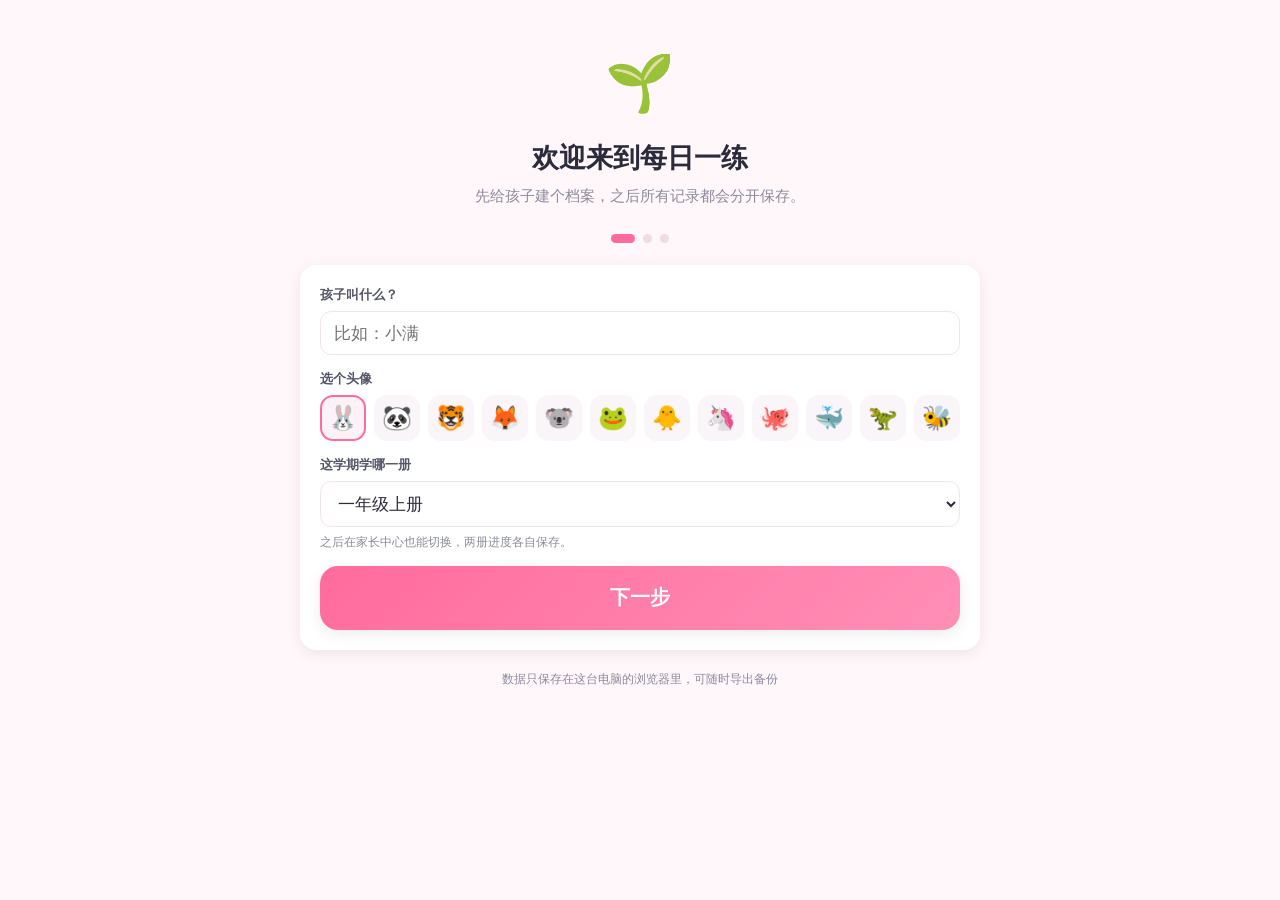
<file: index.html>
<!DOCTYPE html>
<html lang="zh-CN">
<head>
<meta charset="UTF-8">
<meta name="viewport" content="width=device-width, initial-scale=1.0, viewport-fit=cover">
<meta name="theme-color" content="#FF6B9D">
<title>宝贝每日一练</title>
<link rel="stylesheet" href="assets/css/app.css">
<link rel="icon" href="data:image/svg+xml,%3Csvg xmlns='http://www.w3.org/2000/svg' viewBox='0 0 100 100'%3E%3Ctext y='.9em' font-size='90'%3E%F0%9F%8C%9F%3C/text%3E%3C/svg%3E">
</head>
<body>

<div id="app" class="app" hidden>
  <aside class="sidebar">
    <div class="brand">
      <span class="brand-emoji">🌱</span>
      <div class="brand-text">
        <b>宝贝每日一练</b>
        <small id="brand-sub">一年级上册</small>
      </div>
    </div>

    <nav class="side-nav" id="side-nav"></nav>

    <div class="side-kid" id="side-kid"></div>
  </aside>

  <main class="main">
    <header class="topbar">
      <div class="topbar-left">
        <button class="icon-btn only-mobile" id="btn-menu" aria-label="菜单">☰</button>
        <h1 id="page-title">今日任务</h1>
      </div>
      <div class="topbar-right">
        <div class="star-chip" id="star-chip" title="我的星星">⭐ <b>0</b></div>
        <button class="kid-chip" id="kid-chip" title="切换孩子"></button>
      </div>
    </header>
    <div id="view" class="view"></div>
  </main>

  <nav class="bottom-tabs" id="bottom-tabs"></nav>
</div>

<div id="boot" class="boot">
  <div class="boot-inner">
    <div class="boot-emoji">🌱</div>
    <p>正在准备今天的小练习…</p>
  </div>
</div>

<div id="modal-root"></div>
<div id="toast-root" class="toast-root"></div>
<div id="fx-root" class="fx-root" aria-hidden="true"></div>
<div id="celebrate-root"></div>

<!-- 工具层（内容包生成时依赖 U） -->
<script src="assets/js/util.js"></script>

<!-- 基础层 -->
<script src="assets/js/store.js"></script>
<script src="assets/js/schedule.js"></script>
<script src="assets/js/tts.js"></script>
<script src="assets/js/task.js"></script>
<script src="assets/js/charts.js"></script>
<script src="assets/js/export.js"></script>
<script src="assets/js/ai.js"></script>
<!-- 徽章库 / 汽车模型库：两个页面共用，须在 pages/*.js 之前 -->
<script src="assets/js/badges.js"></script>
<script src="assets/js/cars-art.js"></script>
<script src="assets/js/cars.js"></script>
<script src="assets/js/exam.js"></script>
<script src="assets/js/examgen.js"></script>

<!-- 内容包（以 JS 内联，保证 file:// 双击可运行） -->
<script src="content/chars-db.js"></script>
<script src="content/chars-db-1b.js"></script>
<script src="content/py-presets.js"></script>
<script src="content/yw-extra.js"></script>
<script src="content/yw-builder.js"></script>
<script src="content/writing-1a.js"></script>
<script src="content/writing-1b.js"></script>
<script src="content/yw-1a.js"></script>
<script src="content/yw-1b.js"></script>
<script src="content/sx-builder.js"></script>
<script src="content/sx-hard.js"></script>
<script src="content/sx-1a.js"></script>
<script src="content/sx-1b.js"></script>
<script src="content/exam-sx-1a.js"></script>
<script src="assets/js/content.js"></script>

<!-- 外壳（页面注册依赖 App） -->
<script src="assets/js/app.js"></script>

<!-- 页面 -->
<script src="assets/js/pages/setup.js"></script>
<script src="assets/js/pages/today.js"></script>
<script src="assets/js/pages/practice.js"></script>
<script src="assets/js/pages/writing.js"></script>
<script src="assets/js/pages/done.js"></script>
<script src="assets/js/pages/growth.js"></script>
<script src="assets/js/pages/mistakes.js"></script>
<script src="assets/js/pages/parent.js"></script>
<script src="assets/js/pages/review.js"></script>
<script src="assets/js/pages/print.js"></script>
<script src="assets/js/pages/exam.js"></script>
<script src="assets/js/pages/paper.js"></script>
<script src="assets/js/pages/examday.js"></script>
<script src="assets/js/pages/peek.js"></script>
</body>
</html>
</file>
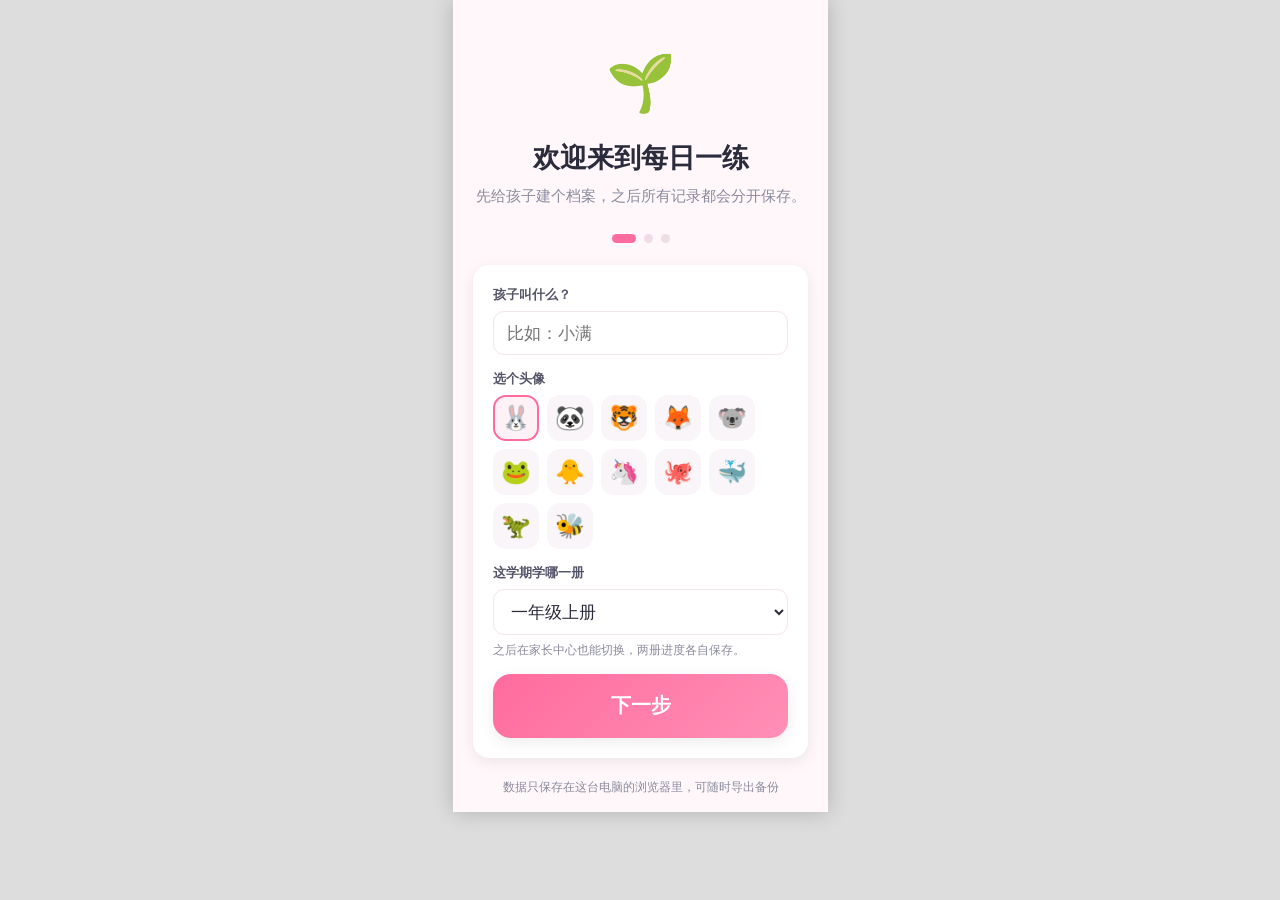
<file: tools/frame.html>
<!DOCTYPE html>
<html><head><meta charset="UTF-8"><title>frame preview</title>
<style>html,body{margin:0;background:#ddd;display:grid;place-items:start center}
iframe{border:0;background:#fff;box-shadow:0 0 20px rgba(0,0,0,.2)}</style></head>
<body>
<script>
var q = new URLSearchParams(location.search);
var w = q.get('w') || 375, h = q.get('h') || 812, hash = q.get('hash') || '#/today';
var f = document.createElement('iframe');
f.width = w; f.height = h;
f.style.width = w + 'px'; f.style.height = h + 'px';
f.src = '../index.html' + hash;
document.body.appendChild(f);
</script>
</body></html>
</file>
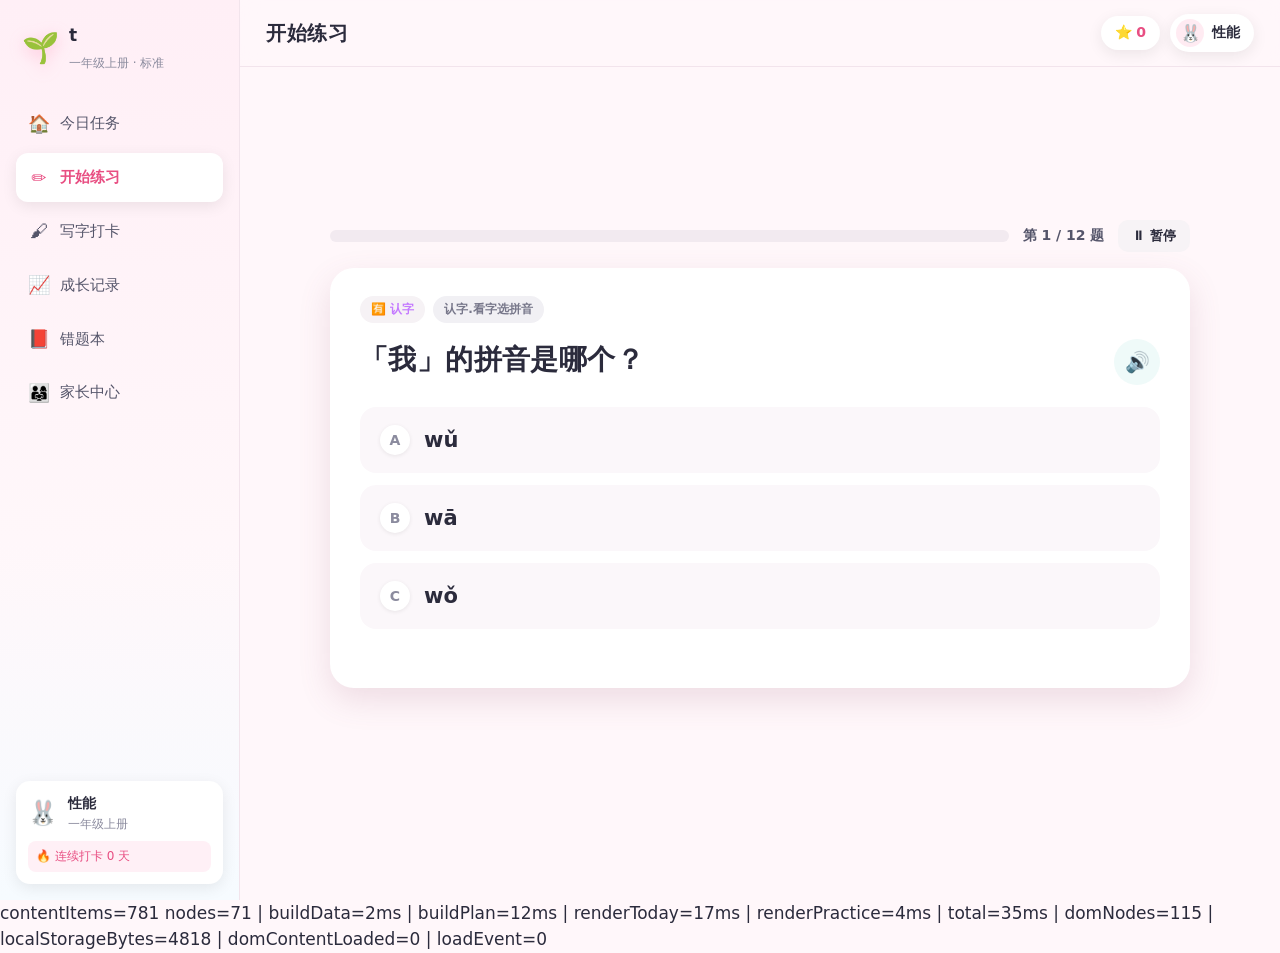
<file: tools/perf.html>
<!DOCTYPE html>
<html lang="zh-CN"><head><meta charset="UTF-8"><title>perf</title>
<link rel="stylesheet" href="../assets/css/app.css"></head>
<body>
<div id="app" class="app" hidden>
  <aside class="sidebar"><div class="brand"><span class="brand-emoji">🌱</span><div class="brand-text"><b>t</b><small id="brand-sub"></small></div></div>
  <nav class="side-nav" id="side-nav"></nav><div class="side-kid" id="side-kid"></div></aside>
  <main class="main"><header class="topbar"><div class="topbar-left"><button class="icon-btn only-mobile" id="btn-menu">☰</button><h1 id="page-title">今日任务</h1></div>
  <div class="topbar-right"><div class="star-chip" id="star-chip">⭐</div><button class="kid-chip" id="kid-chip"></button></div></header>
  <div id="view" class="view"></div></main>
  <nav class="bottom-tabs" id="bottom-tabs"></nav>
</div>
<div id="boot" class="boot" hidden></div><div id="modal-root"></div><div id="toast-root" class="toast-root"></div><div id="fx-root" class="fx-root"></div>
<div id="out">running</div>
<script src="../assets/js/util.js"></script>
<script src="../assets/js/store.js"></script>
<script src="../assets/js/schedule.js"></script>
<script src="../assets/js/tts.js"></script>
<script src="../assets/js/task.js"></script>
<script src="../assets/js/charts.js"></script>
<script src="../assets/js/export.js"></script>
<script src="../assets/js/ai.js"></script>
<script src="../content/chars-db.js"></script>
<script src="../content/chars-db-1b.js"></script>
<script src="../content/py-presets.js"></script>
<script src="../content/yw-builder.js"></script>
<script src="../content/sx-builder.js"></script>
<script src="../content/writing-1a.js"></script>
<script src="../content/writing-1b.js"></script>
<script src="../content/yw-1a.js"></script>
<script src="../content/yw-1b.js"></script>
<script src="../content/sx-1a.js"></script>
<script src="../content/sx-1b.js"></script>
<script src="../assets/js/content.js"></script>
<script src="../assets/js/app.js"></script>
<script src="../assets/js/pages/setup.js"></script>
<script src="../assets/js/pages/today.js"></script>
<script src="../assets/js/pages/practice.js"></script>
<script src="../assets/js/pages/writing.js"></script>
<script src="../assets/js/pages/done.js"></script>
<script src="../assets/js/pages/growth.js"></script>
<script src="../assets/js/pages/mistakes.js"></script>
<script src="../assets/js/pages/parent.js"></script>
<script src="../assets/js/pages/review.js"></script>
<script src="../assets/js/pages/print.js"></script>
<script>
(function(){
  var t0 = performance.now();
  Store.wipeAll();
  Store.kids.add({name:'性能', avatar:'🐰', pace:'standard'});
  var tData = performance.now();
  Task.ensure(U.today());
  var tPlan = performance.now();
  location.hash = '#/today'; App.render();
  var tRender = performance.now();
  location.hash = '#/practice?slot=0'; App.render();
  var tPrac = performance.now();
  var nav = performance.getEntriesByType ? performance.getEntriesByType('navigation')[0] : null;
  var stats = Content.stats();
  var size = 0;
  try { for (var i=0;i<localStorage.length;i++){ var k=localStorage.key(i); if(k.indexOf('wb2_')===0) size += (localStorage.getItem(k)||'').length*2; } } catch(e){}
  var lines = [
    'contentItems=' + (stats.ywItems + stats.sxItems) + ' nodes=' + (stats.ywNodes + stats.sxNodes),
    'buildData=' + (tData-t0).toFixed(0) + 'ms',
    'buildPlan=' + (tPlan-tData).toFixed(0) + 'ms',
    'renderToday=' + (tRender-tPlan).toFixed(0) + 'ms',
    'renderPractice=' + (tPrac-tRender).toFixed(0) + 'ms',
    'total=' + (tPrac-t0).toFixed(0) + 'ms',
    'domNodes=' + document.getElementsByTagName('*').length,
    'localStorageBytes=' + size,
    'domContentLoaded=' + (nav ? nav.domContentLoadedEventEnd.toFixed(0) : '?'),
    'loadEvent=' + (nav ? nav.loadEventEnd.toFixed(0) : '?')
  ];
  document.getElementById('out').textContent = lines.join(' | ');
})();
</script></body></html>
</file>
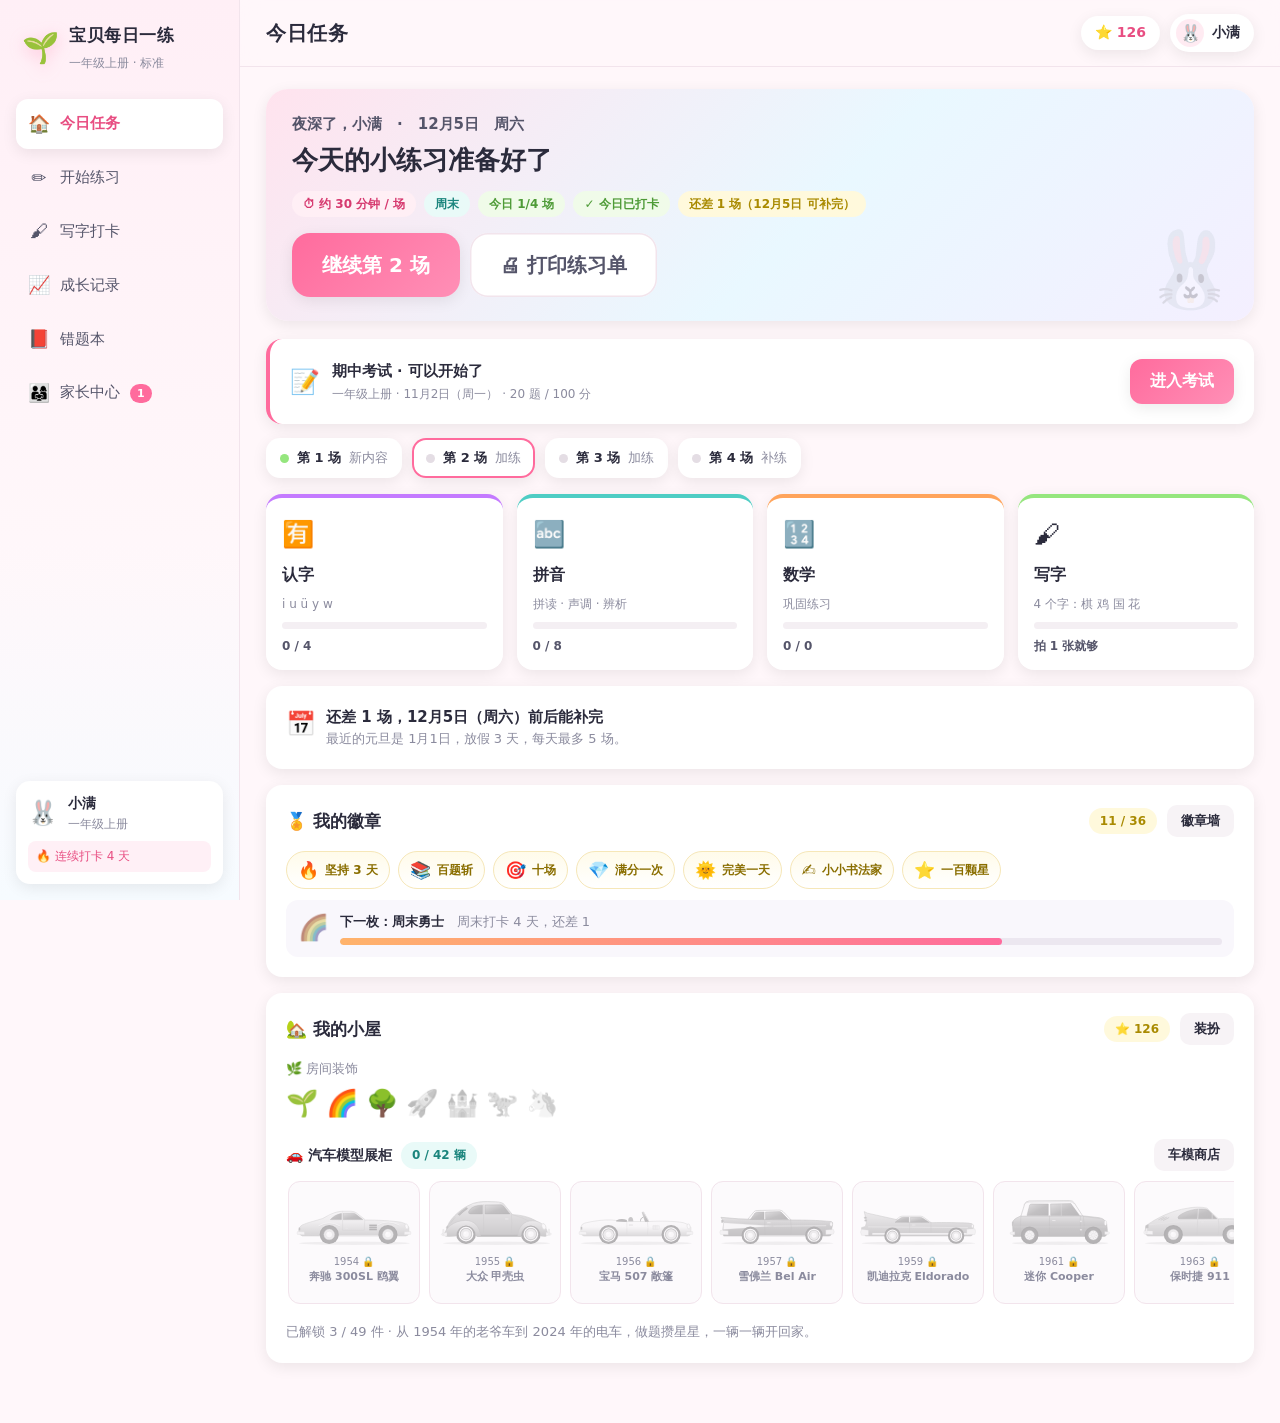
<file: tools/seed.html>
<!DOCTYPE html>
<html lang="zh-CN">
<head><meta charset="UTF-8"><title>seed</title></head>
<body>
<script src="../assets/js/util.js"></script>
<script src="../assets/js/store.js"></script>
<script src="../assets/js/schedule.js"></script>
<script src="../assets/js/tts.js"></script>
<script src="../assets/js/task.js"></script>
<script src="../assets/js/charts.js"></script>
<script src="../assets/js/export.js"></script>
<script src="../assets/js/ai.js"></script>
<script src="../content/chars-db.js"></script>
<script src="../content/chars-db-1b.js"></script>
<script src="../content/py-presets.js"></script>
<script src="../content/yw-builder.js"></script>
<script src="../content/sx-builder.js"></script>
<script src="../content/writing-1a.js"></script>
<script src="../content/writing-1b.js"></script>
<script src="../content/yw-1a.js"></script>
<script src="../content/yw-1b.js"></script>
<script src="../content/sx-1a.js"></script>
<script src="../content/sx-1b.js"></script>
<script src="../assets/js/content.js"></script>
<script>
/* 仅用于本地截图/演示：造一份 9 天的历史数据 */
(function () {
  Store.wipeAll();
  var qs = new URLSearchParams(location.search);
  var book = qs.get('book') || 'yw-1a';
  var kid = Store.kids.add({ name: '小满', avatar: '🐰', pace: 'standard', bookId: book });
  Store.saveProgress({ bookId: book });
  Store.saveSettings({ pinHash: U.hashPin('1234'), charsPerDay: 4 });

  var today = U.today();
  var correctPool = [0.72, 0.83, 0.9, 0.66, 0.88, 1, 0.78, 0.92, 0.85];

  for (var i = 9; i >= 1; i--) {
    var date = U.addDays(today, -i);
    if (i === 4) continue; // 造一天缺卡
    var plan = Task.buildPlan(date);
    plan.forEach(function (s, idx) {
      var items = Content.items((s.items.chars || []).concat(s.items.pinyin || [], s.items.math || []));
      var ratio = correctPool[(i + idx) % correctPool.length];
      s.answers = {};
      items.forEach(function (it, k) {
        var correct = (k / items.length) < ratio;
        s.answers[it.id] = { ans: it.options ? (correct ? it.answer : (it.answer + 1) % it.options.length) : (correct ? it.answer : Number(it.answer) + 1), correct: correct, tries: correct ? 1 : 2, ms: 8000 };
        Store.addAttempt({ id: U.uid('a'), date: date, subject: it.module, itemId: it.id, answer: 0, correct: correct, tries: 1, ms: 8000, skill: it.skill });
        if (!correct) Store.recordAnswer(it, false, {});
      });
      s.status = 'done';
      s.photoId = 'p_demo_' + date + '_' + idx;
      s.ms = 22 * 60000;
      s.correct = Math.round(items.length * ratio);
      s.total = items.length;
      s.score = s.correct / items.length;
      Store.saveWriting({
        date: date, slot: idx, chars: s.chars, photoId: s.photoId,
        scores: { stroke: 4, structure: 3, clean: 4, complete: 5 },
        note: '间架结构再紧凑一点', reviewedAt: Date.now() - 86400000, reviewedBy: 'parent'
      });
    });
    plan[0] && (w2 = null);
    Store.saveDay(date, { plan: plan, done: true });
    Store.saveProgress({
      yw: plan[plan.length - 1].next.yw, sx: plan[plan.length - 1].next.sx,
      writingCursor: plan[plan.length - 1].next.w,
      sessionsDone: (Store.progress().sessionsDone || 0) + plan.length
    });
  }
  Store.addStars(126);
  Store.unlockDecor('rainbow');
  Store.unlockDecor('tree');
  Store.saveProgress({ startDate: U.addDays(today, -9) });

  /* 今天：只做了一半，留出未完成状态 */
  var d = Task.ensure(today);
  d.plan[0].status = 'done';
  d.plan[0].photoId = 'p_demo_today';
  d.plan[0].answers = d.plan[0].answers || {};
  Store.saveDay(today, d);
  Store.saveWriting({ date: today, slot: 0, chars: d.plan[0].chars, photoId: 'p_demo_today', scores: null, note: '', reviewedAt: null });

  location.replace('../index.html#/today');
})();
</script>
</body>
</html>
</file>
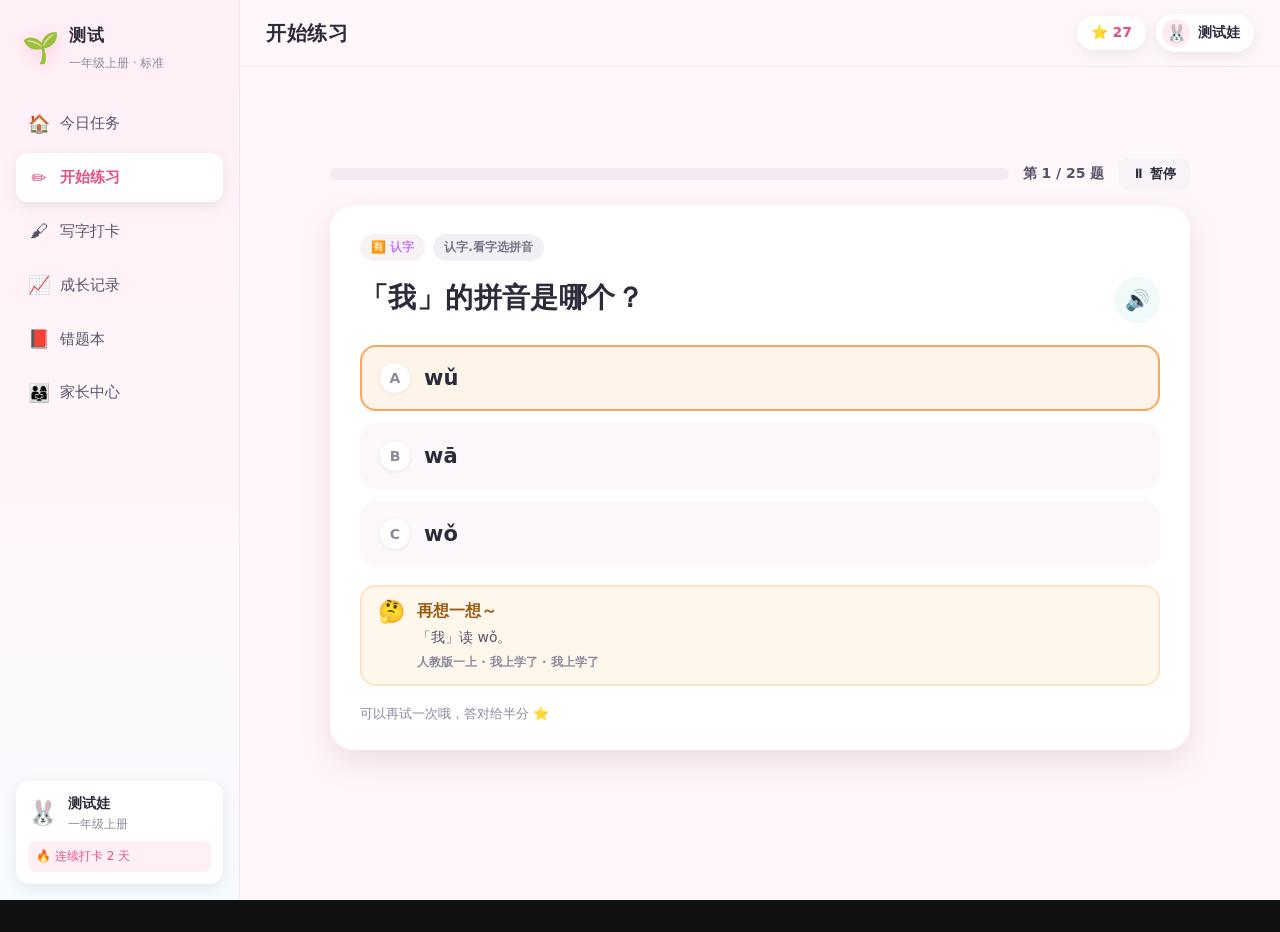
<file: tools/smoke.html>
<!DOCTYPE html>
<html lang="zh-CN">
<head>
<meta charset="UTF-8">
<title>冒烟测试</title>
<link rel="stylesheet" href="../assets/css/app.css">
<style>
#results{font-family:monospace;font-size:13px;padding:16px;background:#111;color:#ddd;white-space:pre-wrap}
.pass{color:#7ee787}.fail{color:#ff7b72}
</style>
</head>
<body>
<div id="app" class="app" hidden>
  <aside class="sidebar">
    <div class="brand"><span class="brand-emoji">🌱</span><div class="brand-text"><b>测试</b><small id="brand-sub"></small></div></div>
    <nav class="side-nav" id="side-nav"></nav>
    <div class="side-kid" id="side-kid"></div>
  </aside>
  <main class="main">
    <header class="topbar">
      <div class="topbar-left"><button class="icon-btn only-mobile" id="btn-menu">☰</button><h1 id="page-title">今日任务</h1></div>
      <div class="topbar-right">
        <div class="star-chip" id="star-chip">⭐ <b>0</b></div>
        <button class="kid-chip" id="kid-chip"></button>
      </div>
    </header>
    <div id="view" class="view"></div>
  </main>
  <nav class="bottom-tabs" id="bottom-tabs"></nav>
</div>
<div id="boot" class="boot" hidden></div>
<div id="modal-root"></div>
<div id="toast-root" class="toast-root"></div>
<div id="fx-root" class="fx-root"></div>
<div id="celebrate-root"></div>
<div id="results"></div>

<script src="../assets/js/util.js"></script>
<script src="../assets/js/store.js"></script>
<script src="../assets/js/schedule.js"></script>
<script src="../assets/js/tts.js"></script>
<script src="../assets/js/task.js"></script>
<script src="../assets/js/charts.js"></script>
<script src="../assets/js/export.js"></script>
<script src="../assets/js/ai.js"></script>
<script src="../assets/js/badges.js"></script>
<script src="../assets/js/cars-art.js"></script>
<script src="../assets/js/cars.js"></script>
<script src="../assets/js/exam.js"></script>
<script src="../assets/js/examgen.js"></script>
<script src="../content/chars-db.js"></script>
<script src="../content/chars-db-1b.js"></script>
<script src="../content/py-presets.js"></script>
<script src="../content/yw-extra.js"></script>
<script src="../content/yw-builder.js"></script>
<script src="../content/sx-builder.js"></script>
<script src="../content/sx-hard.js"></script>
<script src="../content/writing-1a.js"></script>
<script src="../content/writing-1b.js"></script>
<script src="../content/yw-1a.js"></script>
<script src="../content/yw-1b.js"></script>
<script src="../content/sx-1a.js"></script>
<script src="../content/sx-1b.js"></script>
<script src="../content/exam-sx-1a.js"></script>
<script src="../assets/js/content.js"></script>
<script src="../assets/js/app.js"></script>
<script src="../assets/js/pages/setup.js"></script>
<script src="../assets/js/pages/today.js"></script>
<script src="../assets/js/pages/practice.js"></script>
<script src="../assets/js/pages/writing.js"></script>
<script src="../assets/js/pages/done.js"></script>
<script src="../assets/js/pages/growth.js"></script>
<script src="../assets/js/pages/mistakes.js"></script>
<script src="../assets/js/pages/parent.js"></script>
<script src="../assets/js/pages/review.js"></script>
<script src="../assets/js/pages/print.js"></script>
<script src="../assets/js/pages/exam.js"></script>
<script src="../assets/js/pages/paper.js"></script>
<script src="../assets/js/pages/examday.js"></script>
<script src="../assets/js/pages/peek.js"></script>

<script>
(function () {
  var out = [], pass = 0, fail = 0;
  function ok(name, cond, extra) {
    if (cond) { pass++; out.push('PASS  ' + name); }
    else { fail++; out.push('FAIL  ' + name + (extra ? '  → ' + extra : '')); }
  }
  function section(t) { out.push('\n— ' + t + ' —'); }

  function renderResults() {
    document.getElementById('results').innerHTML = out.map(function (l) {
      var cls = l.indexOf('FAIL') === 0 ? 'fail' : l.indexOf('PASS') === 0 ? 'pass' : '';
      return '<div class="' + cls + '">' + U.esc(l) + '</div>';
    }).join('') + '\n\n合计：' + pass + ' 通过 / ' + fail + ' 失败';
  }

  try {
    /* 清干净 */
    Store.wipeAll();

    section('数据层');
    var kid = Store.kids.add({ name: '测试娃', avatar: '🐰', pace: 'standard' });
    ok('建档案', Store.kids.list().length === 1);
    ok('默认设置', Store.settings().pace === 'standard');
    ok('进度初始', Store.progress().yw.unit === 0);

    section('任务生成');
    var day = Task.ensure(U.today());
    ok('生成场次 ≥1', day.plan.length >= 1, '实际 ' + day.plan.length);
    var s0 = day.plan[0];
    ok('认字题在 3~7 道之间（笔顺限流后）', s0.items.chars.length >= 3 && s0.items.chars.length <= 7, s0.items.chars.length);
    ok('拼音 8 题', s0.items.pinyin.length === 8, s0.items.pinyin.length);
    ok('少掉的认字题全数转成数学题',
      s0.items.math.length === 10 + (7 - s0.items.chars.length), s0.items.math.length);
    ok('写字 4 字', s0.chars.length === 4, s0.chars.length);
    var allItems = Task.sessionItems(s0);
    ok('题目可解析', allItems.length === 25, allItems.length);
    ok('标准场正好 25 题', s0.total === 25, s0.total);
    /* 偏旁题整类下架；第一笔 / 第 N 笔 / 最后一笔同属笔顺类，每场合计最多 1 道 */
    var STROKE_SK = /^认字\.笔顺(起笔|中段|末笔)$/;
    ok('本场笔顺题最多 1 道', allItems.filter(function (i) { return STROKE_SK.test(i.skill || ''); }).length <= 1,
      allItems.filter(function (i) { return STROKE_SK.test(i.skill || ''); }).length);
    ok('本场没有问偏旁的题', allItems.every(function (i) { return i.skill !== '认字.选偏旁'; }));
    var extraMath = s0.items.math.length - 10;
    ok('多出来的数学题都是计算题', s0.items.math.slice(-extraMath).every(function (id) {
      var it = Content.item(id);
      return it && (it.type === 'cmp' || Task.isCalcMath(it));
    }), '新增 ' + extraMath + ' 道');

    /* 同一天连做 3 场：以前补位池只在单场内去重，尾部几道会一场场原样重复。
       周末 / 节假日走的是另一组容量设置，四档一起钉成 3 场，断言才不挑日期。 */
    var st0 = Store.settings();
    Store.saveSettings({
      workCapacity: 3, satCapacity: 3, sunCapacity: 3, holidayCapacity: 3
    });
    var multi = Task.buildPlan(U.today());
    var seen3 = {}, seenSig3 = {}, dup3 = 0, sameSig3 = 0;
    multi.forEach(function (s) {
      Task.sessionItems(s).forEach(function (it) {
        if (seen3[it.id]) dup3++;
        seen3[it.id] = 1;
        /* 只按 id 去重不够：不同 id 但题干选项完全一样的题，孩子看到就是原题 */
        var k = String(it.stem || '').replace(/\s+/g, '') + '|' + (it.options || []).join('|');
        if (seenSig3[k]) sameSig3++;
        seenSig3[k] = 1;
      });
    });
    ok('同日多场互不出重题', multi.length >= 3 && dup3 === 0,
      multi.length + ' 场 / 重复 ' + dup3 + ' 道');
    ok('同日多场无完全重复题（按题干和选项）', sameSig3 === 0, '重复 ' + sameSig3 + ' 道');
    Store.saveSettings({
      workCapacity: st0.workCapacity, satCapacity: st0.satCapacity,
      sunCapacity: st0.sunCapacity, holidayCapacity: st0.holidayCapacity
    });
    /* 学到 6~10 之后，每场带 1~2 道试卷同款思维题 */
    var fakeProg = {
      bookId: 'yw-1a', yw: { unit: 0, node: 0 }, sx: { unit: 2, node: 0 },
      writingCursor: 0, startDate: U.today(), sessionsDone: 0, archive: {}
    };
    var chCounts = Task.buildPlan(U.today(), fakeProg).map(function (s) {
      return s.items.math.filter(function (id) {
        var it = Content.item(id); return it && it.type === 'challenge';
      }).length;
    });
    ok('6~10 单元每场 1~2 道思维题',
      chCounts.length > 0 && chCounts.every(function (n) { return n >= 1 && n <= 2; }),
      chCounts.join(','));
    /* 试卷变式题不集中成卷，每场定点带 1~2 道，剩下的分散在后面课次 */
    var upCounts = Task.buildPlan(U.today(), fakeProg).map(function (s) {
      return s.items.math.filter(function (id) {
        var it = Content.item(id); return it && it.type === 'unit';
      }).length;
    });
    ok('6~10 单元每场 1~2 道单元知识点题',
      upCounts.length > 0 && upCounts.every(function (n) { return n >= 1 && n <= 2; }),
      upCounts.join(','));

    /* 补位只能借「已经学过的数」：5 以内阶段不能冒出 6~10，
       图形阶段不能冒出 11~20。各单元自己的题本来就守着数域，
       所以第 1 场一旦出现超域数字，一定是补位池借错了课文。 */
    var NUM_CAP = [5, 5, 10, 10, 20, 20, 20];
    var capBad = 0;
    [0, 1, 2, 3].forEach(function (u) {
      var prog = {
        bookId: 'yw-1a', yw: { unit: 0, node: 0 }, sx: { unit: u, node: 0 },
        writingCursor: 0, startDate: U.today(), sessionsDone: 0, archive: {}
      };
      var first = Task.buildPlan(U.today(), prog)[0];
      var cap = NUM_CAP[u] || 20;
      first.items.math.forEach(function (id) {
        var it = Content.item(id);
        var nums = ((it && it.stem) || '').match(/\d+/g) || [];
        if (nums.some(function (x) { return Number(x) > cap; })) capBad++;
      });
    });
    ok('补位不借未学数域的题', capBad === 0, '超域 ' + capBad + ' 道');

    /* 按天预览：家长挑日期检查题目，不能写记录，而且要真的往后走 */
    var pvD1 = U.addDays(U.today(), 7), pvD2 = U.addDays(U.today(), 8);
    var pvA = Task.preview(pvD1), pvB = Task.preview(pvD2), pvA2 = Task.preview(pvD1);
    ok('预览不写记录', !Store.day(pvD1) && !Store.day(pvD2));
    ok('未来预览会往后推进',
      pvA.plan.length > 0 && pvB.plan.length > 0 && !!pvA.plan[0].yw && !!pvB.plan[0].yw &&
      pvA.plan[0].yw.key !== pvB.plan[0].yw.key,
      (pvA.plan[0].yw || {}).title + ' / ' + (pvB.plan[0].yw || {}).title);
    ok('同一天预览两次看到同一份题',
      JSON.stringify(pvA.plan[0].items) === JSON.stringify(pvA2.plan[0].items));
    ok('预览不改孩子进度', Store.progress().yw.unit === 0 && Store.progress().yw.node === 0);

    /* 内容质量：不出重复题、不出抄字母的送分题 */
    var pyStems = {}, pyDup = 0, pyCount = 0;
    Content.allNodes('chinese').forEach(function (n) {
      n.items.filter(function (i) { return i.module === 'pinyin'; }).forEach(function (i) {
        pyCount++;
        if (pyStems[i.stem]) pyDup++; else pyStems[i.stem] = 1;
      });
    });
    ok('拼音题全书不重复', pyDup === 0, '共 ' + pyCount + ' 题，重复 ' + pyDup);
    var latin = /[a-zA-Zāáǎàēéěèīíǐìōóǒòūúǔùǖǘǚǜü]/;
    var blend = [];
    Content.allNodes('chinese').forEach(function (n) {
      n.items.forEach(function (i) { if (i.skill === '拼音.拼读') blend.push(i); });
    });
    ok('拼读题选项是汉字', blend.length > 0 && blend.every(function (i) {
      return i.options.every(function (o) { return !latin.test(o); });
    }), blend.length + ' 题');
    var allStems = {}, allDup = 0;
    Content.allNodes('chinese').forEach(function (n) {
      n.items.forEach(function (i) { if (allStems[i.stem]) allDup++; else allStems[i.stem] = 1; });
    });
    ok('语文题全书不重复', allDup === 0, '重复 ' + allDup);
    var shortNode = 0, charCount = 0, typeSet = {};
    Content.allNodes('chinese').forEach(function (n) {
      var cn = n.items.filter(function (i) { return i.module === 'chars' && !i.ext; }).length;
      charCount += cn;
      /* 语文节点 = 5 认字 + 6 拼音 + 本课拓展题（近义 / 反义 / 成语 / 阅读） */
      var extN = n.items.filter(function (i) { return !!i.ext; }).length;
      if (cn !== 5 || n.items.length !== 11 + extN) shortNode++;
      n.items.forEach(function (i) {
        if (i.module === 'chars' && i.skill) typeSet[i.skill] = 1;
      });
    });
    ok('每场认字题都是 5 题', shortNode === 0, shortNode + ' 个节点不足');
    var sylItems = [];
    Content.allNodes('chinese').forEach(function (n) {
      n.items.forEach(function (i) { if (i.skill === '认字.听音选字') sylItems.push(i); });
    });
    ok('认字有 6 种问法', Object.keys(typeSet).length >= 6, Object.keys(typeSet).join('/'));
    /* 新增的选字填空：挖空后别的选项填进去不能成词，答案必须唯一 */
    var wordItems = [];
    Content.allNodes('chinese').forEach(function (n) {
      n.items.forEach(function (i) { if (i.skill === '认字.选字填空') wordItems.push(i); });
    });
    ok('选字填空答案唯一', wordItems.length > 0 && wordItems.every(function (i) {
      var blank = i.stem.replace('选字填空：', '');
      if (blank.indexOf('（　）') < 0) return false;
      return i.options.every(function (o, k) {
        if (k === i.answer) return true;
        var alt = blank.replace('（　）', o);
        return !(CHARS[o] && (CHARS[o].w || []).some(function (x) { return x === alt; }));
      });
    }), wordItems.length + ' 题');
    ok('听音选字无同音干扰', sylItems.length > 0 && sylItems.every(function (i) {
      var a = CHARS[i.options[i.answer]];
      return a && i.options.every(function (o, k) {
        return k === i.answer || !CHARS[o] || CHARS[o].p !== a.p;
      });
    }), sylItems.length + ' 题');
    /* 已下架的 7 类太简单的题：数笔画 / 选组词 / 读第几声 / 声母韵母分类 / 字形结构 / 问偏旁 / 描述字母长相 */
    var bannedStem = /一共有几笔|可以组成下面哪个词|是第几声？|是声母还是韵母|是什么结构的字|的偏旁是哪个|一竖在左|半圆在右下/;
    var bannedSkill = /认字\.(数笔画|选组词|字形结构|选偏旁)|拼音\.(声调|声母辨认|韵母辨认|字母分类|形近字母)$/;
    var bannedHits = 0, allCnItems = 0;
    Content.allNodes('chinese').forEach(function (n) {
      n.items.forEach(function (i) {
        allCnItems++;
        if (bannedStem.test(i.stem) || bannedSkill.test(i.skill || '')) bannedHits++;
      });
    });
    ok('七类送分题已全部下架', bannedHits === 0 && allCnItems > 0, '残留 ' + bannedHits + ' / 共 ' + allCnItems + ' 题');
    ok('下架后全册题量不变', Content.stats().ywItems === 951 || Content.stats().ywItems === 896,
      String(Content.stats().ywItems));
    /* 遍历四册：题干不能长得一模一样，也不能把答案写在题干里 */
    var cnItems = [], mathItems = [];
    ['yw-1a', 'yw-1b'].forEach(function (bid) {
      Content.book(bid).units.forEach(function (u) {
        u.nodes.forEach(function (n) { n.items.forEach(function (i) { cnItems.push(i); }); });
      });
    });
    ['sx-1a', 'sx-1b'].forEach(function (bid) {
      Content.book(bid).units.forEach(function (u) {
        u.nodes.forEach(function (n) { n.items.forEach(function (i) { mathItems.push(i); }); });
      });
    });
    /* 「一竖在左、半圆在右下」这种描述字母长相的题整类下架：
       不用认识拼音，照着形状描述就能选对。题位改成看字选拼音。 */
    var ciItems = cnItems.filter(function (i) { return i.skill === '拼音.易混声母'; });
    var CI_FINS = ['ai', 'ao', 'ou', 'en', 'un', 'an', 'ang', 'eng', 'ong',
      'in', 'ing', 'ian', 'iao', 'iang', 'iong', 'iu', 'ie'];
    var CI_SM = ['b', 'd', 'p', 'j', 'q', 'x', 'z', 'c', 's', 'zh', 'ch', 'sh'];
    function ciPart(p) {
      var base = PY.stripTone(p), ini = '', fin = base;
      for (var k = 0; k < PY.SHENGMU.length; k++) {
        var s = PY.SHENGMU[k];
        if (base.indexOf(s) === 0 && base.length > s.length) { ini = s; fin = base.slice(s.length); break; }
      }
      var t = 0;
      for (var j = 0; j < p.length; j++) { var tt = PY.toneOf(p[j]); if (tt) { t = tt; break; } }
      return { ini: ini, fin: fin, t: t };
    }
    ok('形近字母题整类下架，改成看字选拼音',
      cnItems.every(function (i) {
        return i.stem.indexOf('像「广播」的 b') < 0 && i.stem.indexOf('一竖在左') < 0 &&
          (i.skill || '').indexOf('形近字母') < 0;
      }) && ciItems.length >= 60, ciItems.length + ' 道新题');
    ok('易混声母题选项同韵同调、只有声母不同', ciItems.length >= 60 && ciItems.every(function (it) {
      var parts = it.options.map(ciPart), f = parts[0].fin, t = parts[0].t, inis = {};
      return it.options.length >= 3 && new Set(it.options).size === it.options.length &&
        it.answer >= 0 && it.answer < it.options.length && parts.every(function (p) {
          if (p.fin !== f || p.t !== t || CI_FINS.indexOf(p.fin) < 0 || CI_SM.indexOf(p.ini) < 0) return false;
          if (inis[p.ini]) return false;
          inis[p.ini] = 1;
          return true;
        });
    }));
    ok('易混声母题题干不泄露答案、解析写正确答案', ciItems.every(function (it) {
      var correct = it.options[it.answer];
      return !/[a-zāáǎàēéěèīíǐìōóǒòūúǔùǖǘǚǜ]/.test(it.stem) &&
        it.options.every(function (o) { return it.stem.indexOf(o) < 0; }) &&
        (it.explain || '').indexOf(correct) >= 0;
    }));
    ok('三组易混声母都有题', (function () {
      var g = [0, 0, 0];
      ciItems.forEach(function (it) {
        var ini = ciPart(it.options[it.answer]).ini;
        if (['b', 'd', 'p'].indexOf(ini) >= 0) g[0]++;
        else if (['j', 'q', 'x'].indexOf(ini) >= 0) g[1]++;
        else g[2]++;
      });
      return g[0] >= 5 && g[1] >= 5 && g[2] >= 5;
    })(), ciItems.length + ' 道');
    var cmpAll = mathItems.filter(function (i) { return i.type === 'cmp'; });
    ok('比较式题干都带自己的算式', cmpAll.length > 100 && cmpAll.every(function (i) {
      return /[+−<>]/.test(i.stem) && i.stem.indexOf('□ 里') > 0;
    }), cmpAll.length + ' 道');
    var cmpStems = {};
    ok('同册比较式题干不重复', cmpAll.every(function (i) {
      var k = i.id.slice(0, 4) + '|' + i.stem;
      if (cmpStems[k]) return false; cmpStems[k] = 1; return true;
    }));
    var chAll = mathItems.filter(function (i) { return i.type === 'challenge'; });
    var chKinds = {}, chStemSet = {};
    chAll.forEach(function (i) { chKinds[i.skill] = 1; });
    ok('试卷同款思维题已铺开', chAll.length >= 100 && Object.keys(chKinds).length >= 10,
      chAll.length + ' 题 / ' + Object.keys(chKinds).length + ' 类');
    ok('思维题都是 4 选 1 且选项不重', chAll.every(function (i) {
      return i.options && i.options.length === 4 && new Set(i.options).size === 4 &&
        i.answer >= 0 && i.answer < 4;
    }));
    ok('思维题题干不泄露答案', chAll.every(function (i) {
      var a = i.options ? String(i.options[i.answer]) : '';
      if (!/^\d+$/.test(a)) return true;
      return (i.stem.match(/\d+/g) || []).indexOf(a) < 0;
    }));
    ok('思维题全书题干不重复', chAll.every(function (i) {
      if (chStemSet[i.stem]) return false; chStemSet[i.stem] = 1; return true;
    }));
    ok('思维题解析与答案一致', chAll.every(function (i) {
      var a = i.options ? String(i.options[i.answer]) : '';
      return !/^\d+$/.test(a) || (i.explain || '').indexOf(a) >= 0;
    }));
    ok('数学题库题量', [584, 650].indexOf(Content.stats().sxItems) >= 0,
      String(Content.stats().sxItems));

    /* 单元知识点题：第 9/10 周试卷变式 + 后面单元（一上立体图形 / 11~20 /
       进位加法，一下退位减法 / 100 以内数 / 人民币 / 找规律）的同步题。
       按单元知识点分散铺，不集中成卷，也不能冒出没学过的数。 */
    var upAll = mathItems.filter(function (i) { return i.type === 'unit'; });
    var upKinds = {}, upStemSet = {}, PACK_RULES = SXBuilder.PACK_RULES;
    var UP_CAP = {
      'sx-1a': { u0: 5, u1: 5, u2: 10, u3: 10, u4: 20, u5: 20, u6: 20 },
      'sx-1b': { u1: 20, u2: 20, u3: 20, u4: 100, u5: 100, u6: 100, u7: 100, u8: 100 }
    };
    var upBadMatch = 0, upBadCap = 0;
    ['sx-1a', 'sx-1b'].forEach(function (bid) {
      Content.book(bid).units.forEach(function (u) {
        var allow = PACK_RULES[bid.slice(-2) + '|' + u.id] || [];
        var cap = (UP_CAP[bid] || {})[u.id] || 20;
        u.nodes.forEach(function (n) {
          n.items.forEach(function (i) {
            if (i.type !== 'unit') return;
            upKinds[i.skill] = 1;
            if (allow.indexOf(String(i.skill || '').replace('单元题.', '')) < 0) upBadMatch++;
            var nums = (i.stem + ' ' + (i.options || []).join(' ')).match(/\d+/g) || [];
            if (nums.some(function (x) { return Number(x) > cap; })) upBadCap++;
          });
        });
      });
    });
    ok('单元知识点题已按单元分散铺开', upAll.length >= 150 && Object.keys(upKinds).length >= 20,
      upAll.length + ' 题 / ' + Object.keys(upKinds).length + ' 类');
    ok('单元题知识点与本单元匹配', upBadMatch === 0, '错配 ' + upBadMatch + ' 道');
    ok('单元题数域跟着教材进度', upBadCap === 0, '超域 ' + upBadCap + ' 道');
    ok('单元题都是 4 选 1 且选项不重', upAll.every(function (i) {
      return i.options && i.options.length === 4 && new Set(i.options).size === 4 &&
        i.answer >= 0 && i.answer < 4;
    }));
    ok('单元题题干不泄露答案、解析含答案', upAll.every(function (i) {
      var a = String(i.options[i.answer]);
      if (!/^\d+$/.test(a)) return true;
      return (i.stem.match(/\d+/g) || []).indexOf(a) < 0 && (i.explain || '').indexOf(a) >= 0;
    }));
    ok('单元题全书题干不重复', upAll.every(function (i) {
      if (upStemSet[i.stem]) return false; upStemSet[i.stem] = 1; return true;
    }));
    ok('单元题不含占位干扰项', upAll.every(function (i) {
      return i.options.every(function (o) { return !/以上都不对/.test(String(o)); });
    }));
    ok('写字不预设写汉字或拼音', AI.modeOf({ chars: ['天'] }) === null && !('writingMode' in Store.settings()));
    var pyPrompt = AI.promptFor({ chars: ['天'], mode: 'pinyin' });
    ok('提示词说两种都可以', pyPrompt.indexOf('写汉字或写拼音都可以') >= 0);
    ok('提示词不因只写一种扣分', pyPrompt.indexOf('都算完成') >= 0);
    ok('提示词带四线三格标准', pyPrompt.indexOf('四线三格') >= 0 && pyPrompt.indexOf('单层写法') >= 0);
    ok('提示词要求判断写了哪种', pyPrompt.indexOf('"script"') >= 0 && pyPrompt.indexOf('tiān') >= 0);
    ok('提示词同时含汉字标准', pyPrompt.indexOf('笔顺') >= 0);
    ok('AI 判定写拼音会记下来', AI.pickScript({ script: 'pinyin' }) === 'pinyin' && AI.pickScript({ script: 'hanzi' }) === 'hanzi');
    /* AI 看过照片后把「写的是拼音」写回记录，批改页维度名才会跟着变。
       用一条 2000 年的假记录测，别污染今天的流程数据。 */
    (function () {
      Store.saveWriting({ date: '2000-01-01', slot: 0, chars: ['天'], photoId: 'p_smoke', mode: null, scores: null, note: '', reviewedAt: null });
      AI.applyResult([{ recordId: 'w_2000-01-01_0', script: 'pinyin', scores: { stroke: 4 }, note: 'ok' }]);
      var r = Store.writingOf('2000-01-01', 0);
      ok('AI 把判定写回记录的 mode', r && r.mode === 'pinyin' && r.scores.stroke === 4, r && r.mode);
    })();
    ok('维度名跟着模式变', AI.dimLabel('stroke', 'pinyin') === '字母形体'
      && AI.dimLabel('stroke', 'hanzi') === '笔画正确'
      && AI.dimLabel('stroke', null) === '写法正确');

    section('数学：比较式填数');
    var cmps = [];
    Content.allNodes('math').forEach(function (n) {
      n.items.forEach(function (i) { if (i.type === 'cmp') cmps.push(i); });
    });
    ok('比较式填数有题', cmps.length >= 40, cmps.length + ' 题（一上）');
    ok('答案与算式一致', cmps.length > 0 && cmps.every(function (i) { return SXBuilder.checkIneq(i).ok; }),
      cmps.filter(function (i) { return !SXBuilder.checkIneq(i).ok; }).map(function (i) { return i.id; }).join(','));
    ok('数值都在本题范围内', cmps.every(function (i) {
      var f = i.fig, top = f.max || SXBuilder.INEQ_MAX;
      return [f.a, f.b, f.c].every(function (v) { return v === null || (v >= 0 && v <= top); });
    }));
    ok('刚好空一个数', cmps.every(function (i) {
      return (i.fig.a === null) !== (i.fig.b === null);
    }));
    ok('挖第一个数、第二个数都有', cmps.some(function (i) { return i.fig.a === null; })
      && cmps.some(function (i) { return i.fig.b === null; }));
    ok('算式在右边也有', cmps.some(function (i) { return i.fig.side === 'rhs'; }));
    ok('加法和减法都有', cmps.some(function (i) { return i.fig.op === '+'; })
      && cmps.some(function (i) { return i.fig.op === '−'; }));
    ok('求最大和求最小都有', cmps.some(function (i) { return i.fig.ask === 'max'; })
      && cmps.some(function (i) { return i.fig.ask === 'min'; }));

    /* 铺开：一上从「加法」那一课起、一下每个练习都有，每次 1~3 道 */
    function cmpPerNode(bid) {
      var out = [];
      Content.book(bid).units.forEach(function (u) {
        u.nodes.forEach(function (n) {
          out.push({
            key: u.id + '/' + n.id,
            c: n.items.filter(function (i) { return i.type === 'cmp'; }).length
          });
        });
      });
      return out;
    }
    var covA = cmpPerNode('sx-1a'), covB = cmpPerNode('sx-1b');
    ok('数学一下每个练习都有 1~3 道', covB.every(function (x) { return x.c >= 1 && x.c <= 3; }),
      covB.filter(function (x) { return x.c < 1 || x.c > 3; }).map(function (x) { return x.key; }).join(','));
    ok('数学一上没有的只在准备课和 5 以内前 4 课', covA.filter(function (x) { return !x.c; }).length === 6,
      '空节点 ' + covA.filter(function (x) { return !x.c; }).map(function (x) { return x.key; }).join(','));
    ok('每个节点最多 3 道', covA.concat(covB).every(function (x) { return x.c <= 3; }));
    ok('每场练习的数学题都会带上这类题', (function () {
      var bad = [];
      Content.allNodes('math').forEach(function (n) {
        var want = n.items.filter(function (i) { return i.type === 'cmp'; }).length;
        var ids = Task.pickMath(n.items, 13);   // 标准档限流后数学约 13 道
        var got = ids.filter(function (id) { var it = Content.item(id); return it && it.type === 'cmp'; }).length;
        if (want && !got) bad.push(n.title + '(漏了比较式)');
        if (!want && got) bad.push(n.title + '(凭空多出比较式)');
        if (ids.length !== ids.filter(function (id, k) { return ids.indexOf(id) === k; }).length) bad.push(n.title + '(重复题)');
      });
      return bad.length === 0;
    })());
    /* 方向反了会无界（如「□ + 1 > 5 最大填几」），生成时应该直接拒绝 */
    ok('无界组合出不了题', (function () {
      try {
        SXBuilder.TPL.ineq({ op: '+', a: null, b: 1, c: 5, cmp: '>', side: 'lhs', ask: 'max' });
        return false;
      } catch (e) { return true; }
    })());
    var cmpFig = App.pages.practice.renderFigure(cmps[0].fig);
    ok('比较式渲染出三个方框', !!cmpFig && cmpFig.querySelectorAll('.fig-box').length === 3);
    ok('空格画虚线、数字画实线', !!cmpFig && cmpFig.querySelectorAll('.fig-box.filled').length === 2);

    /* 练习页渲染（在做题之前） */
    try {
      history.replaceState(null, '', '#/practice?slot=0');
      App.render();
      ok('练习页有题卡', !!document.querySelector('.q-card'));
      var firstStem = document.querySelector('.q-stem .stem-text');
      ok('题干有内容', !!firstStem && firstStem.textContent.length > 2);
      ok('有作答控件', !!document.querySelector('.q-options') || !!document.querySelector('.numpad'));
    } catch (e) { ok('练习页有题卡', false, e.message); }

    section('答题与判分');
    var starBefore = Store.stars();
    allItems.forEach(function (it) {
      var ans = it.options ? it.answer : it.answer;
      s0.answers[it.id] = { ans: ans, correct: true, tries: 1, ms: 1000 };
      Store.addAttempt({ id: U.uid('a'), date: U.today(), subject: it.module, itemId: it.id, answer: ans, correct: true, tries: 1, ms: 1000, skill: it.skill });
    });
    Store.saveDay(U.today(), day);
    ok('答题落盘', Object.keys(Store.day(U.today()).plan[0].answers).length === allItems.length);

    /* 错题 */
    var wrongItem = allItems[0];
    Store.recordAnswer(wrongItem, false, {});
    ok('错题入库', !!Store.mistakeOf(wrongItem.id));
    ok('次日复习', Store.mistakeOf(wrongItem.id).dueDate === U.addDays(U.today(), 1));

    /* 复习答对必须把间隔推后，否则同一道错题会天天到期、天天出现在练习里 */
    var revItem = allItems[1];
    Store.recordAnswer(revItem, false, {});
    Store.recordAnswer(revItem, true, { review: true });
    ok('复习答对→3 天后', Store.mistakeOf(revItem.id).dueDate === U.addDays(U.today(), 3),
      Store.mistakeOf(revItem.id).dueDate);
    ok('推后后当天不再到期', Store.dueMistakes(U.today()).every(function (r) { return r.itemId !== revItem.id; }));
    Store.recordAnswer(revItem, true, { review: true });
    ok('再答对→7 天后', Store.mistakeOf(revItem.id).dueDate === U.addDays(U.today(), 7),
      Store.mistakeOf(revItem.id).dueDate);
    Store.recordAnswer(revItem, true, { review: true });
    ok('连对三次移出错题本', !Store.mistakeOf(revItem.id));

    /* 打卡前置校验 */
    var beforePhoto = Task.canCheckin(Store.day(U.today()).plan[0]);
    ok('缺照片不能打卡', beforePhoto === false);
    Store.day(U.today()).plan[0].photoId = 'p_test';
    Store.saveDay(U.today(), Store.day(U.today()));
    ok('补齐后可打卡', Task.canCheckin(Store.day(U.today()).plan[0]) === true);

    var res = Task.completeSlot(U.today(), 0, { ms: 25 * 60000 });
    ok('完成一场', !!res, JSON.stringify(res));
    var pv = Store.progress();
    ok('语文进度推进', pv.yw.unit * 1000 + pv.yw.node === 1000, JSON.stringify(pv.yw));
    ok('累计场次+1', Store.progress().sessionsDone === 1);
    ok('星星增加', Store.stars() > starBefore);

    section('排程 / 欠账');
    ok('工作日容量 1', Schedule.capacity('2026-11-03', Store.settings()) === 1, '2026-11-03 是周二');
    ok('周六容量 3', Schedule.capacity('2026-11-07', Store.settings()) === 3, '2026-11-07 是周六');
    ok('周日容量 2', Schedule.capacity('2026-11-08', Store.settings()) === 2, '2026-11-08 是周日');
    ok('节假日容量 3', Schedule.capacity('2027-01-01', Store.settings()) === 3);
    /* 欠账按每日目标累加：10-26(一)~10-30(五) = 5 场，已完成 1 → 欠 4 */
    Store.saveProgress({ startDate: '2026-10-26', sessionsDone: 1 });
    ok('欠账 = 4', Schedule.backlog(Store.progress(), '2026-10-31', Store.settings()) === 4, Schedule.backlog(Store.progress(), '2026-10-31', Store.settings()));
    var eta = Schedule.catchupEta(Store.progress(), U.today(), Store.settings());
    ok('能算出补完日期', !!(eta && eta.date), JSON.stringify(eta));

    /* 无欠账时按固定场次排：节假日 3 / 周六 3 / 周日 2 */
    Store.saveProgress({ startDate: U.addDays(U.today(), -60), sessionsDone: 9999 });
    var hp = Task.buildPlan('2027-01-01');
    ok('节假日排 3 场', hp.length === 3, hp.length);
    ok('首场是新内容', hp[0].type === 'new');
    ok('当天第 2、3 场是加练（写字不减半）', hp[1].type === 'extra' && hp[2].type === 'extra');
    ok('加练写字不缩水', hp[1].chars.length === hp[0].chars.length, hp[1].chars.length + ' vs ' + hp[0].chars.length);
    ok('补练不重复试题', hp[0].items.math[0] !== hp[1].items.math[0],
      hp[0].items.math[0] + ' vs ' + hp[1].items.math[0]);
    ok('三场题量都够', hp.every(function (s) { return s.total === 25; }), hp.map(function (s) { return s.total; }).join(','));
    /* 三档节奏：20 分钟 18 题 / 30 分钟 25 题 / 40 分钟 35 题，且同场不出现重复题 */
    [['light', 18], ['standard', 25], ['plus', 35]].forEach(function (x) {
      Store.saveSettings({ pace: x[0] });
      var pp = Task.buildPlan('2026-11-06');
      var ids = pp[0].items.chars.concat(pp[0].items.pinyin, pp[0].items.math);
      ok(x[0] + ' 每场 ' + x[1] + ' 题',
        pp.every(function (s) { return s.total === x[1]; }) &&
        ids.length === x[1] && new Set(ids).size === x[1] &&
        ids.every(function (id) { return !!Content.item(id); }),
        pp.map(function (s) { return s.total; }).join(','));
      ok(x[0] + ' 笔顺题 ≤1 且无偏旁题', pp.every(function (s) {
        return Task.sessionItems(s).filter(function (i) { return STROKE_SK.test(i.skill || ''); }).length <= 1 &&
          Task.sessionItems(s).every(function (i) { return i.skill !== '认字.选偏旁'; });
      }));
    });
    Store.saveSettings({ pace: 'standard' });
    var wp = Task.buildPlan('2026-11-07');
    ok('周六排 3 场', wp.length === 3, wp.length);
    var sp = Task.buildPlan('2026-11-08');
    ok('周日排 2 场', sp.length === 2, sp.length);
    /* 有欠账：在固定场次上最多再加 2 场 */
    var expSat = Schedule.expectedSessions(Store.progress().startDate, '2026-11-07', Store.settings());
    Store.saveProgress({ sessionsDone: expSat - 1 });
    var wp2 = Task.buildPlan('2026-11-07');
    ok('周六欠 1 场 → 排 4 场', wp2.length === 4, wp2.length);
    Store.saveProgress({ sessionsDone: expSat - 9 });
    var wp3 = Task.buildPlan('2026-11-07');
    ok('欠账再多也只补 2 场', wp3.length === 5, wp3.length);

    section('场次与补练可调');
    ok('推荐值 = 原来的固定规则',
      Schedule.RECOMMENDED.workCapacity === 1 && Schedule.RECOMMENDED.satCapacity === 3 &&
      Schedule.RECOMMENDED.sunCapacity === 2 && Schedule.RECOMMENDED.holidayCapacity === 3,
      JSON.stringify(Schedule.RECOMMENDED));
    ok('工作日也能补练', Schedule.catchupRoom('2026-11-03', { catchupExtra: 2 }) === 2,
      Schedule.catchupRoom('2026-11-03', { catchupExtra: 2 }));
    ok('补练可以设成不补', Schedule.catchupRoom('2026-11-03', { catchupExtra: 0 }) === 0);
    ok('工作日场次可改', Schedule.capacity('2026-11-03', { workCapacity: 2 }) === 2,
      Schedule.capacity('2026-11-03', { workCapacity: 2 }));
    Store.saveProgress({ sessionsDone: 99999 });
    Store.saveSettings({ workCapacity: 2 });
    var wpk = Task.buildPlan('2026-11-03');
    ok('工作日改 2 场就排 2 场', wpk.length === 2, wpk.length);
    Store.saveSettings({ workCapacity: 1 });
    Store.saveSettings({ catchupExtra: 3 });
    Store.saveProgress({ sessionsDone: Schedule.expectedSessions(Store.progress().startDate, '2026-11-03', Store.settings()) - 20 });
    var wpk2 = Task.buildPlan('2026-11-03');
    ok('补练上限跟着设置走（1 + 3 场）', wpk2.length === 4, wpk2.length);
    Store.saveSettings({ catchupExtra: 2 });

    section('连续练习提醒');
    var rd = '2026-10-20';
    function mkDay(gaps) {
      var t = new Date(2026, 9, 20, 9, 0, 0).getTime(), plan = [];
      gaps.forEach(function (g, i) {
        if (g === null) { plan.push({ slot: i, status: 'todo', chars: [] }); return; }
        plan.push({ slot: i, status: 'done', chars: [], startedAt: t, finishedAt: t + 20 * 60000 });
        t += (20 + g) * 60000;
      });
      return { plan: plan, done: false };
    }
    Store.saveDay(rd, mkDay([2, 2, null, null]));
    ok('连做 2 场', Task.streakInfo(rd).count === 2, Task.streakInfo(rd).count);
    ok('第 3 场提醒休息', Task.shouldRest(rd, 2) === true);
    ok('前两场不打扰', Task.shouldRest(rd, 1) === false);
    Store.saveDay(rd, mkDay([90, 2, null]));
    ok('中间歇够了不再提醒', Task.shouldRest(rd, 2) === false, 'streak=' + Task.streakInfo(rd).count);
    Store.saveDay(rd, mkDay([2, 2, 2, null]));
    ok('连做 3 场，第 4 场也提醒', Task.shouldRest(rd, 3) === true && Task.streakInfo(rd).count === 3);
    var rdDay = Store.day(rd); rdDay.restAck = 3; Store.saveDay(rd, rdDay);
    ok('点过「接着练」不再重复提醒', Task.shouldRest(rd, 3) === false);

    section('写字与批改');
    Store.saveWriting({ date: U.today(), slot: 0, chars: ['我', '们'], photoId: 'p_test', scores: null, reviewedAt: null });
    ok('待批改 1 条', Store.pendingReviews().length === 1);
    var rec = Store.writingOf(U.today(), 0);
    Store.saveWriting(Object.assign({}, rec, {
      scores: { stroke: 4, structure: 4, clean: 5, complete: 5 }, note: '不错', reviewedAt: Date.now(), reviewedBy: 'parent'
    }));
    ok('待批改清零', Store.pendingReviews().length === 0);

    section('导出 / 导入');
    var payload = Store.exportAll();
    var json = JSON.stringify(payload);
    ok('JSON 有内容', json.length > 500, json.length);
    var daysBefore = Object.keys(Store.days()).length;
    var kidIdBefore = Store.kids.activeId();
    var rep = Store.importAll(JSON.parse(json));
    ok('导入报告有效', rep && rep.daysMerged >= daysBefore, JSON.stringify(rep));
    ok('导入后孩子不变', Store.kids.activeId() === kidIdBefore);

    /* ZIP 结构 */
    var z = Exporter.buildZip([
      { name: 'a.txt', data: new TextEncoder().encode('hello') },
      { name: 'photos/x.jpg', data: new Uint8Array([1, 2, 3, 4]) }
    ]);
    ok('ZIP 生成', z && z.size > 100, z && z.size);
    var crc = Exporter.crc32(new TextEncoder().encode('123456789'));
    ok('CRC32 正确', crc === 0xCBF43926, crc.toString(16));

    section('页面渲染');
    function page(route) {
      try {
        try { history.replaceState(null, '', route); } catch (e) { location.hash = route; }
        App.render();
        var v = document.getElementById('view');
        var app = document.getElementById('app');
        return (app.hidden ? 0 : v.childElementCount) > 0;
      } catch (e) { out.push('  err: ' + route + ' → ' + e.message); return false; }
    }
    ok('今日任务页', page('#/today'));
    /* 旧的第 1 场链接：做完一场后不该再看见第 1 场，应落到「当前该做的那一场」。
       当天还有未完成场次 → 出该场的题卡；全部做完 → 显示「都做完啦」且没有题卡。 */
    ok('已答完的旧场次链接自动转到当前场', (function () {
      try { history.replaceState(null, '', '#/practice?slot=0'); } catch (e) { }
      App.render();
      var view = document.getElementById('view');
      var cards = document.querySelectorAll('.q-card').length;
      var cur = Task.currentSlot(U.today());
      var d = Store.day(U.today());
      if (cur < 0) {
        return cards === 0 && view.textContent.indexOf('都做完啦') >= 0;
      }
      var firstId = d.plan[cur] && (d.plan[cur].items.chars || [])[0];
      var it = firstId && Content.item(firstId);
      var doneId = d.plan[0] && (d.plan[0].items.chars || [])[0];
      var doneIt = doneId && Content.item(doneId);
      var el = document.querySelector('.stem-text');
      return cards > 0 && !!el &&
        (!it || el.textContent.indexOf(it.stem.slice(0, 8)) >= 0) &&
        (!doneIt || el.textContent.indexOf(doneIt.stem.slice(0, 8)) < 0);
    })());
    ok('写字页', page('#/writing?slot=0'));
    ok('完成页', page('#/done?slot=0'));
    ok('成长页', page('#/growth'));
    ok('错题本', page('#/mistakes'));
    ok('家长锁', page('#/parent'));
    ok('批改页', page('#/review?date=' + U.today() + '&slot=0'));
    ok('打印页', (function () { try { history.replaceState(null, '', '#/print?slot=0'); } catch (e) { } App.render(); return !!document.querySelector('.print-sheet'); })());
    ok('打印页有题目', document.querySelectorAll('.pr-item').length >= 10, document.querySelectorAll('.pr-item').length);

    section('内容完整性');
    var problems = Content.validate();
    ok('内容包无结构问题', problems.length === 0, problems.slice(0, 3).join(' | '));

    section('连续打卡天数');
    var t0 = U.today(), y1 = U.addDays(t0, -1), y2 = U.addDays(t0, -2);
    var todayDone = Task.checkedIn(Store.day(t0));
    /* 今天没完成不算断签，从昨天往前数 */
    Store.saveDay(y1, { done: true, plan: [] });
    Store.saveDay(y2, { done: true, plan: [] });
    ok('连续天数按天累加', App.streak() === 2 + (todayDone ? 1 : 0), '实际 ' + App.streak());
    Store.saveDay(y2, { done: false, plan: [] });
    ok('中间断一天重新计数', App.streak() === 1 + (todayDone ? 1 : 0), '实际 ' + App.streak());

  } catch (e) {
    fail++;
    out.push('EXCEPTION: ' + e.message + '\n' + (e.stack || ''));
  }

  /* ---------- 交互流程（异步，走真实路由） ---------- */
  function sleep(ms) { return new Promise(function (r) { setTimeout(r, ms); }); }

  function goto(hash) {
    // 用 replaceState 改地址（不触发 hashchange），再手动渲染，保证只渲染一次
    try { history.replaceState(null, '', hash); } catch (e) { location.hash = hash; }
    App.render();
    return sleep(30);
  }

  /* 徽章墙 + 年代车模：数据、页面渲染、真实解锁点击、新徽章提示只弹一次 */
  function badgeAndCars() {
    section('徽章与汽车模型');
    var badges = Badges.all();
    ok('徽章数量明显增加', badges.length >= 30, badges.length);
    ok('徽章分组齐全', Badges.groups.length >= 8 && badges.every(function (b) {
      return Badges.groups.some(function (g) { return g.id === b.group; });
    }));
    ok('徽章 id 唯一', (function () {
      var s = {}; return badges.every(function (b) { if (s[b.id]) return false; s[b.id] = 1; return true; });
    })());
    ok('徽章进度在 0~100%', badges.every(function (b) {
      return b.pct >= 0 && b.pct <= 100 && b.current <= b.goal && b.owned === (b.pct === 100);
    }));
    ok('下一枚徽章可计算', (function () {
      var n = Badges.next(); return n === null || (n.owned === false && n.left >= 1);
    })());
    ok('统计口径全是数字', (function () {
      var st = Badges.stats();
      return Object.keys(st).every(function (k) { return typeof st[k] === 'number'; });
    })());

    var cars = Cars.all(), eras = Cars.eras();
    ok('车模覆盖 8 个年代', cars.length >= 24 && eras.length === 8, cars.length + ' 辆');
    ok('从 50 年代到现在', Cars.firstYear() <= 1955 && Cars.lastYear() >= 2024,
      Cars.firstYear() + '→' + Cars.lastYear());
    ok('每个年代至少 3 辆', eras.every(function (e) { return Cars.byEra(e.id).length >= 3; }));
    ok('同年代内按年份从老到新', eras.every(function (e) {
      var ys = Cars.byEra(e.id).map(function (c) { return c.year; });
      for (var i = 1; i < ys.length; i++) if (ys[i] < ys[i - 1]) return false;
      return true;
    }));
    ok('车模 id 唯一且带 car_ 前缀', (function () {
      var s = {}; return cars.every(function (c) {
        if (s[c.id] || c.id.indexOf('car_') !== 0) return false; s[c.id] = 1; return true;
      });
    })());
    ok('品牌够多', (function () {
      var s = {}; cars.forEach(function (c) { s[c.brand] = 1; }); return Object.keys(s).length >= 12;
    })());
    ok('奔驰、宝马车型都够组一支车队', (function () {
      var benz = cars.filter(function (c) { return c.brand === '奔驰'; }).length;
      var bmw = cars.filter(function (c) { return c.brand === '宝马'; }).length;
      return benz >= 8 && bmw >= 7;
    })(), '奔驰 ' + cars.filter(function (c) { return c.brand === '奔驰'; }).length +
      ' / 宝马 ' + cars.filter(function (c) { return c.brand === '宝马'; }).length);
    ok('每个年代至少 4 辆', eras.every(function (e) { return Cars.byEra(e.id).length >= 4; }));
    ok('车模是分层绘制的侧视图', cars.every(function (c) {
      var s = Cars.svg(c);
      return s.indexOf('<path') > 0 && s.indexOf('linearGradient') > 0 &&
        (s.match(/<circle/g) || []).length >= 6;
    }));
    ok('星价按年代递增', (function () {
      for (var i = 1; i < cars.length; i++) if (cars[i].cost < cars[i - 1].cost) return false;
      return true;
    })());
    ok('每辆车都有有效 SVG 造型', cars.every(function (c) {
      var s = Cars.svg(c);
      return !!Cars.shapes[c.shape] && s.indexOf('<svg') === 0 &&
        s.indexOf('__') < 0 && s.indexOf('<circle') > 0 && s.indexOf('</svg>') > 0;
    }));
    /* 每款车必须是自己的轮廓 + 自己的车型特征，不能退回「共用轮廓只换色」 */
    ok('每款车一条专属轮廓', (function () {
      var shapes = {}, bodies = {};
      return cars.every(function (c) {
        if (shapes[c.shape]) return false;
        shapes[c.shape] = 1;
        var sh = Cars.shapes[c.shape];
        if (!sh || sh.rad.length !== sh.body.length || sh.grad.length !== sh.glass.length) return false;
        var k = JSON.stringify(sh.body);
        if (bodies[k]) return false;
        bodies[k] = 1;
        return true;
      });
    })(), cars.length + ' 条互不相同的轮廓');
    ok('每款车都有车型签名特征', cars.every(function (c) {
      return (c.sig || []).length >= 2;
    }));
    ok('代表车型带对了辨识特征', (function () {
      function has(id, k) {
        var c = cars.filter(function (x) { return x.id === id; })[0];
        return !!c && (c.sig || []).indexOf(k) >= 0;
      }
      return has('car_300sl', 'gullwing') && has('car_280sl', 'pagoda') &&
        has('car_belair', 'twotoneWide') && has('car_gclass', 'spare') &&
        has('car_testarossa', 'strakes') && has('car_supra', 'bigWing') &&
        has('car_veyron', 'ccurve') && has('car_r8', 'sideblade') &&
        has('car_cybertruck', 'stainless') && has('car_su7', 'lidar');
    })());
    /* 手绘版车模是逐车画的（不靠 evenodd 挖洞），这里只钉两件真会出错的事：
       ① 双色车的第二色必须真的落到 SVG 里；② 任何车都不能残留没替换的色占位符。 */
    var twoToneBad = [];
    cars.filter(function (c) {
      return c.roof2 && ((c.sig || []).indexOf('twotone') >= 0 || (c.sig || []).indexOf('twotoneWide') >= 0);
    }).forEach(function (c) {
      var t = Cars.svg(c);
      if (t.indexOf(c.roof2) <= 0) twoToneBad.push(c.id + '(' + c.roof2 + ')');
    });
    ok('双色车的第二色真的画进车顶', twoToneBad.length === 0 && Cars.all().filter(function (c) {
      return c.roof2 && ((c.sig || []).indexOf('twotone') >= 0 || (c.sig || []).indexOf('twotoneWide') >= 0);
    }).length >= 3, twoToneBad.join(' '));
    ok('碳顶车标注了车顶特征', cars.filter(function (c) {
      var sg = c.sig || [];
      return sg.indexOf('carbonRoof') >= 0 || sg.indexOf('blackRoof') >= 0;
    }).every(function (c) { return Cars.svg(c).indexOf('__') < 0; }));
    ok('未解锁时 owned 为空', Cars.owned([]).length === 0);
    ok('解锁后 owned 能查到', Cars.owned([cars[0].id]).length === 1);

    /* 今日任务页：徽章速览 + 车模展柜 */
    history.replaceState(null, '', '#/today');
    App.render();
    var view = document.getElementById('view');
    ok('今日页有徽章速览卡', view.textContent.indexOf('我的徽章') >= 0);
    ok('今日页有下一枚进度', !!document.querySelector('.bg-next .bg-bar'));
    ok('今日页有徽章成就 chips', document.querySelectorAll('.bg-chip').length >= 1);
    ok('展柜按车模总数渲染', document.querySelectorAll('.car-shelf .car-cell').length === cars.length,
      document.querySelectorAll('.car-shelf .car-cell').length);
    ok('展柜里是 SVG 车模', document.querySelectorAll('.car-shelf .car-cell svg').length === cars.length);
    ok('未解锁车模是灰度加锁', document.querySelectorAll('.car-shelf .car-cell.off').length >= 1);
    ok('展柜从老车排到新车', (function () {
      var t = document.querySelector('.car-shelf .car-cell .cc-era');
      return t && t.textContent.indexOf(String(cars[0].year)) === 0;
    })());

    /* 成长页徽章墙按组展示，并显示未解锁进度 */
    history.replaceState(null, '', '#/growth');
    App.render();
    ok('成长页徽章按组展示', document.querySelectorAll('.badge-group-head').length === Badges.groups.length);
    ok('成长页徽章数量一致', document.querySelectorAll('.badge-item').length === badges.length);
    ok('未解锁徽章显示还差多少', document.querySelectorAll('.badge-item .b-prog').length >= 1);

    /* 真实点击：车模商店 → 切到车模 → 解锁第一辆 */
    history.replaceState(null, '', '#/today');
    App.render();
    Store.addStars(1000);
    var starsBefore = Store.stars();
    var onBefore = document.querySelectorAll('.car-shelf .car-cell.on').length;
    var shopBtn = document.querySelector('.shelf-head .btn');
    if (shopBtn) shopBtn.click();
    var modal = document.querySelector('.modal');
    ok('车模商店能打开', !!modal);
    var carTab = modal && U.$$('.shop-tabs .btn', modal)[1];
    if (carTab) carTab.click();
    ok('商店有年代分组', !!modal && modal.querySelectorAll('.era-head').length === eras.length);
    ok('商店列出全部车模', !!modal && modal.querySelectorAll('.car-buy').length === cars.length);
    var buyBtn = modal && modal.querySelector('.car-buy .btn');
    if (buyBtn) buyBtn.click();
    ok('解锁后写入存档', Store.decor().indexOf(cars[0].id) >= 0);
    ok('解锁扣掉对应星星', Store.stars() === starsBefore - cars[0].cost,
      Store.stars() + ' vs ' + (starsBefore - cars[0].cost));
    ok('解锁后展柜点亮一辆', document.querySelectorAll('.car-shelf .car-cell.on').length === onBefore + 1,
      document.querySelectorAll('.car-shelf .car-cell.on').length);

    /* 买到新车要弹「恭喜获得」+ 撒花，而不是一句 toast 就过去了 */
    var cel = document.querySelector('#celebrate-root .cf-card');
    ok('买到车模弹出恭喜获得', !!cel && cel.textContent.indexOf('恭喜获得') >= 0);
    ok('弹层里写着刚买的车', !!cel && cel.textContent.indexOf(cars[0].model) >= 0,
      cel ? cel.textContent.slice(0, 40) : '没有弹层');
    ok('弹层里有撒花纸屑', document.querySelectorAll('#celebrate-root .cf-p').length >= 40,
      document.querySelectorAll('#celebrate-root .cf-p').length + ' 片');
    var celBtn = document.querySelector('#celebrate-root .cf-btn');
    if (celBtn) celBtn.click();

    /* 新徽章庆祝只弹一次 */
    ok('已有徽章可供提示', Badges.owned().length >= 1, Badges.owned().length);
    var kidId = Store.kids.active().id;
    localStorage.setItem(Store.PREFIX + 'badgeseen_' + kidId, JSON.stringify([]));
    App.render();
    ok('新解锁徽章有庆祝提示', !!document.querySelector('.bg-fresh'));
    App.render();
    ok('庆祝提示不重复弹', !document.querySelector('.bg-fresh'));
  }

  function interaction() {
    section('交互流程（真实点击）');
    return sleep(300).then(function () {   // 先等前面 App.go 触发的 hashchange 落地
    var d = Store.day(U.today());
    if (!d || !d.plan || !d.plan[0]) { ok('准备交互数据', false); return Promise.resolve(); }
    d.plan[0].answers = {};
    d.plan[0].status = 'todo';
    d.plan[0].photoId = null;
    Store.saveDay(U.today(), d);

    var charId = d.plan[0].items.chars[0];
    var it = Content.item(charId);

    return goto('#/practice?slot=0').then(function () {
      if (!it || !it.options) { ok('首题是选择题', false); return; }
      var cnt = (document.querySelector('.p-count') || {}).textContent;
      ok('从第一题开始', !!cnt && cnt.indexOf('1 /') >= 0, cnt);

      var opts = document.querySelectorAll('.opt');
      ok('选项已渲染', opts.length === it.options.length, opts.length);

      var wrongIdx = (it.answer + 1) % it.options.length;
      opts[wrongIdx].click();
      ok('答错立即给反馈', !!document.querySelector('.feedback.no'));

      return sleep(1700).then(function () {
        var opts2 = document.querySelectorAll('.opt');
        ok('可以再试一次', !!opts2[it.answer] && !document.querySelector('.feedback'));

        var starBefore = Store.stars();
        if (opts2[it.answer]) opts2[it.answer].click();
        ok('二次答对显示正确', !!document.querySelector('.feedback.ok'));
        ok('二次答对加半分', Math.abs(Store.stars() - starBefore - 0.5) < 0.001, '差 ' + (Store.stars() - starBefore));

        var nextBtn = document.querySelector('.q-foot .btn');
        ok('出现下一题按钮', !!nextBtn);
        if (nextBtn) nextBtn.click();
        var c2 = (document.querySelector('.p-count') || {}).textContent;
        ok('切到下一题', !!c2 && c2.indexOf('2 /') >= 0, c2);

        return goto('#/practice?slot=0&module=math');
      }).then(function () {
        var mit = Content.item(d.plan[0].items.math[0]);
        if (!mit) { ok('数学题可定位', false); return; }
        ok('数学模块渲染', !!document.querySelector('.q-card') || !mit.options);
        if (!mit.options) {
          var hasPad = !!document.querySelector('.numpad');
          ok('数学题有键盘', hasPad);
          var keys = document.querySelectorAll('.numpad .np-keys button');
          var digit = Array.prototype.filter.call(keys, function (b) { return b.textContent === String(mit.answer)[0]; })[0];
          if (digit) digit.click();
          var okBtn = Array.prototype.filter.call(keys, function (b) { return b.textContent === '确定'; })[0];
          if (okBtn) okBtn.click();
          ok('数字输入可判分', !!document.querySelector('.feedback'));
        } else {
          ok('数学题（点选形式）可作答', true);
        }
      });
    });
    });
  }

  function multiBook() {
    section('多册次（下册）');
    ok('默认是上册', Store.progress().bookId === 'yw-1a', Store.progress().bookId);
    ok('两册都已装', Content.availableBooks().filter(function (b) { return b.ready; }).length === 2);

    Store.switchBook('yw-1b');
    ok('切到下册', Store.progress().bookId === 'yw-1b');
    ok('内容包跟着换', Content.book('chinese').bookId === 'yw-1b', Content.book('chinese').bookId);
    ok('数学包跟着换', Content.book('math').bookId === 'sx-1b', Content.book('math').bookId);
    ok('写字表跟着换', Content.writingTable().length === WritingTable.get('yw-1b').length,
      Content.writingTable().length);

    var d = Task.ensure(U.today());
    var ids = Task.sessionItems(d.plan[0]).map(function (i) { return i.id; });
    var fromB = ids.filter(function (id) { return /^(yw1b|sx1b)-/.test(id); }).length;
    ok('题目全部来自下册包', fromB === ids.length, fromB + '/' + ids.length);
    ok('上册进度已存档', !!Store.progress().archive['yw-1a']);

    Store.switchBook('yw-1a');
    var pv = Store.progress();
    ok('切回上册', pv.bookId === 'yw-1a');
    ok('上册进度已恢复', pv.yw.unit * 1000 + pv.yw.node === 1000, JSON.stringify(pv.yw));

    Store.jumpTo(2, 1, 1, 2);
    ok('跳课生效', Store.progress().yw.unit === 2 && Store.progress().yw.node === 1,
      JSON.stringify(Store.progress().yw));
    Store.jumpTo(0, 0, 0, 0);
  }

  /* 完成页是「先刷新外壳、再写打卡」，写完必须当场同步侧栏，不能等下一次切页。
     放在异步末尾跑，确保 app.js 的 boot 已经注册好 Store 订阅。 */
  function streakUI() {
    var t = U.today(), back = U.addDays(t, -1);
    var sideText = function () {
      var el = document.querySelector('#side-kid .sk-streak');
      return el ? el.textContent.replace(/\s+/g, ' ') : '';
    };
    Store.saveDay(back, { done: false, plan: [] });
    App.refreshChrome();
    var beforeTxt = sideText(), beforeN = App.streak();
    Store.saveDay(back, { done: true, plan: [] });
    var afterTxt = sideText(), afterN = App.streak();
    ok('打卡写入后侧栏立刻 +1', afterN === beforeN + 1 &&
      afterTxt !== beforeTxt && afterTxt.indexOf(String(afterN)) >= 0,
      beforeTxt + ' → ' + afterTxt + '（' + beforeN + ' → ' + afterN + '）');
  }

  /* 「提交一场就算一天」：一场即打卡，但不能把今日页的「全部完成」也提前点亮 */
  function checkinSemantics() {
    section('一场即打卡');
    ok('打卡标记优先看 checkedIn', Task.checkedIn({ done: false, checkedIn: true, plan: [] }) === true);
    ok('老数据按 done 兼容', Task.checkedIn({ done: true, plan: [] }) === true);
    ok('没做过不算打卡', Task.checkedIn({ done: false, plan: [] }) === false);
    ok('老数据有一场做完也算', Task.checkedIn({
      done: false, plan: [{ status: 'done', chars: [], photoId: null }]
    }) === true);
    ok('缺写字照片不算', Task.checkedIn({
      done: false, plan: [{ status: 'done', chars: ['天'], photoId: null }]
    }) === false);

    var t = U.today();
    var oldCap = Store.settings().workCapacity;
    Store.saveSettings({ workCapacity: 3 });
    Store.saveDay(t, { plan: [], done: false, checkedIn: false });   // 从没打过卡的一天开始
    var day = Task.rebuild(t);
    ok('造出多场次计划', day.plan.length >= 2, day.plan.length + ' 场');
    ok('新的一天还没打卡', Task.checkedIn(day) === false);
    Store.saveDay(U.addDays(t, -1), { done: false, plan: [] });  // 只看今天

    var s0 = day.plan[0];
    Task.sessionItems(s0).forEach(function (it) { s0.answers[it.id] = { correct: true, tries: 1 }; });
    s0.photoId = 'p_test';
    Store.saveDay(t, day);
    Task.completeSlot(t, 0, { ms: 60000 });
    var after = Store.day(t);
    ok('做完 1 场就算打过卡', Task.checkedIn(after) === true);
    ok('但不等于今日全部完成', after.done === false);
    ok('连续天数把今天算上', App.streak() === 1, '实际 ' + App.streak());
    ok('重排不会抹掉打卡', Task.checkedIn(Task.rebuild(t)) === true && App.streak() === 1);

    /* 题库 / 难度规则改了以后，浏览器里昨天存下的旧计划要自动换成新题；
       孩子动过的计划（答过题 / 已开始）不能被打断，等家长手动重排 */
    section('计划版本升级');
    var V = Store.day(t).planVersion;
    var tm = U.addDays(t, 1);
    var stale = JSON.parse(JSON.stringify(Task.rebuild(tm)));
    stale.planVersion = 3;
    stale.plan.forEach(function (s) { s.status = 'todo'; s.startedAt = null; s.answers = {}; });
    Store.saveDay(tm, stale);
    ok('没动过的旧计划自动换新题', Task.ensure(tm).planVersion === V, '实际 ' + Task.ensure(tm).planVersion);
    stale.plan[0].status = 'done';
    Store.saveDay(tm, stale);
    ok('已经动过的旧计划不打断', Task.ensure(tm).planVersion === 3, '实际 ' + Task.ensure(tm).planVersion);

    /* 动过的那天也能换新题：只换没做的场次，做过的连着记录一起留着 */
    var keepDay = JSON.parse(JSON.stringify(Task.rebuild(tm)));
    keepDay.planVersion = 3;
    keepDay.plan[0].status = 'done';
    keepDay.plan[0].photoId = 'p_keep';
    Store.saveDay(tm, keepDay);
    var nd = Task.resetRemaining(tm);
    ok('换新题保留做过的场次', nd.planVersion === V && nd.plan[0].status === 'done' && nd.plan[0].photoId === 'p_keep',
      '版本 ' + nd.planVersion + ' / 状态 ' + nd.plan[0].status);
    ok('换新题不改场次数', nd.plan.length === keepDay.plan.length, nd.plan.length + ' vs ' + keepDay.plan.length);
    Task.rebuild(tm);

    /* 写字任务完成 ≠ AI 点评完成；家长跳过也算完成 */
    ok('有照片即算写字完成', Task.writingOK({ chars: ['天'], photoId: 'p1' }) === true);
    ok('家长跳过也算写字完成', Task.writingOK({ chars: ['天'], photoId: null, writingSkipped: true }) === true);
    ok('没照片也没跳过不算', Task.writingOK({ chars: ['天'], photoId: null }) === false);
    ok('本场无写字任务直接算完成', Task.writingOK({ chars: [], photoId: null }) === true);
    Store.saveWriting({ date: t, slot: 0, chars: ['天'], photoId: 'p1', scores: null, reviewedAt: null });
    ok('AI 没点评也能打卡', Task.canCheckin({
      chars: ['天'], photoId: 'p1', answers: {},
      items: { chars: [], pinyin: [], math: [] }
    }) === true && !Store.writingOf(t, 0).reviewedAt);
    ok('当前场次是第一个未完成场次', (function () {
      var plan = Store.day(t).plan;
      var want = -1;
      plan.forEach(function (s, i) { if (want < 0 && s.status !== 'done') want = i; });
      return Task.currentSlot(t) === want;
    })());
    Store.saveSettings({ workCapacity: oldCap });
  }

  /* 交照片 / 家长跳过 / 从批改页回「开始练习」，都该落在当前该做的一场 */
  function writingFlow() {
    section('写字跳过与场次定位');
    var t = U.today();
    var oldCap = Store.settings().workCapacity;
    Store.saveSettings({ workCapacity: 3 });
    Store.saveDay(t, { plan: [], done: false, checkedIn: false });
    var day = Task.rebuild(t);
    day.restAck = 99;                       // 别让「连着第 3 场」的休息弹窗挡住页面
    Store.saveDay(t, day);
    ok('造出至少 3 场计划', day.plan.length >= 3, day.plan.length + ' 场');

    function fill(s) {
      s.answers = s.answers || {};
      Task.sessionItems(s).forEach(function (it) { s.answers[it.id] = { correct: true, tries: 1 }; });
      s.startedAt = Date.now() - 60000;
    }
    fill(day.plan[0]);                     // 只让第 1 场答完，第 2、3 场留着题才能看出定位
    Store.saveDay(t, day);

    function stemHead(s) {
      var it = Content.item(s.items.chars[0]);
      return it ? it.stem.slice(0, 8) : '###';
    }
    var head2 = stemHead(day.plan[1]), head3 = stemHead(day.plan[2]);
    function stemText() {
      var el = document.querySelector('.stem-text');
      return el ? el.textContent : '';
    }

    /* 第 1 场交了照片但 AI 没点评：照样完成，当前场次前进 */
    day.plan[0].photoId = 'p_no_ai';
    Store.saveDay(t, day);
    Task.completeSlot(t, 0, { ms: 60000 });
    ok('交照片即完成本场（AI 未点评不挡）',
      Task.checkedIn(Store.day(t)) === true && Task.currentSlot(t) === 1,
      '当前场 ' + Task.currentSlot(t));

    var realPin = App.requirePin;
    App.requirePin = function () { return Promise.resolve(true); };   // 测试里跳过密码弹窗

    return goto('#/review?date=' + t + '&slot=0').then(function () {
      ok('批改页可打开', document.getElementById('view').childElementCount > 0);
      return goto('#/practice');                     // 侧栏「开始练习」不带 slot
    }).then(function () {
      ok('从批改页回开始练习不是第一场', stemText().indexOf(head2) >= 0, stemText().slice(0, 24));
      return goto('#/practice?slot=0');             // 浏览器后退 / 旧链接显式指第一场
    }).then(function () {
      ok('旧的第一场链接也转到当前场', stemText().indexOf(head2) >= 0, stemText().slice(0, 24));
      var d1 = Store.day(t);               // 进写字页前把第 2 场三科答完
      fill(d1.plan[1]);
      Store.saveDay(t, d1);
      return goto('#/writing?slot=1');
    }).then(function () {
      var btns = Array.prototype.slice.call(document.querySelectorAll('button'));
      var skipBtn = btns.filter(function (b) { return b.textContent.indexOf('家长跳过') >= 0; })[0];
      ok('写字页有家长跳过按钮', !!skipBtn);
      if (skipBtn) skipBtn.click();
      return sleep(60);
    }).then(function () {
      var d2 = Store.day(t);
      ok('跳过后写字任务算完成', !!d2.plan[1].writingSkipped && Task.writingOK(d2.plan[1]));
      ok('三科已答完时跳过会结算本场', d2.plan[1].status === 'done', d2.plan[1].status);
      ok('当前场次推进到第 3 场', Task.currentSlot(t) === 2, Task.currentSlot(t));
      return goto('#/practice');
    }).then(function () {
      ok('再次回开始练习落在第 3 场', stemText().indexOf(head3) >= 0, stemText().slice(0, 24));
      var d3 = Store.day(t);
      fill(d3.plan[2]);
      d3.plan[2].photoId = 'p3';
      Store.saveDay(t, d3);
      Task.completeSlot(t, 2, { ms: 60000 });
      /* 计划可能还有补练场次，把剩下的都收尾，才能验「全部完成」分支 */
      d3 = Store.day(t);
      d3.plan.forEach(function (s, i) {
        if (s.status === 'done') return;
        fill(s); s.photoId = 'p_done_' + i; s.status = 'done';
      });
      d3.done = true;
      Store.saveDay(t, d3);
      return goto('#/practice');
    }).then(function () {
      ok('全部完成后不再回到第一场',
        document.getElementById('view').textContent.indexOf('都做完啦') >= 0,
        document.getElementById('view').textContent.slice(0, 50));
      App.requirePin = realPin;
      Store.saveSettings({ workCapacity: oldCap });
    }).catch(function (e) {
      App.requirePin = realPin;
      Store.saveSettings({ workCapacity: oldCap });
      fail++; out.push('EXCEPTION(writingFlow): ' + e.message);
    });
  }

  /* ---------------- 真题题库 ---------------- */

  /* 高阶题型 / 难度配比 / 期中期末考 */
  function highLevel() {
    var cn = [];
    ['yw-1a', 'yw-1b'].forEach(function (bid) {
      Content.book(bid).units.forEach(function (u) {
        u.nodes.forEach(function (n) { n.items.forEach(function (i) { if (i.ext) cn.push(i); }); });
      });
    });
    var kinds = {};
    cn.forEach(function (i) { kinds[i.ext] = (kinds[i.ext] || 0) + 1; });
    ok('语文新增近义/反义/成语/阅读题',
      kinds.antonym >= 80 && kinds.synonym >= 80 && kinds.idiom >= 40 && kinds.reading >= 24,
      JSON.stringify(kinds));

    /* 反义题：正确答案必须就是词表里的反义配对 */
    var pairMap = {};
    (window.YWExtra.ANTONYMS || []).forEach(function (p) { pairMap[p[0]] = p[1]; pairMap[p[1]] = p[0]; });
    var antiN = 0, antiBad = 0;
    cn.filter(function (i) { return i.ext === 'antonym'; }).forEach(function (i) {
      antiN++;
      var m = (i.stem || '').match(/「(.+?)」/);
      var right = i.options ? i.options[i.answer] : '';
      if (!m || pairMap[m[1]] !== right) antiBad++;
    });
    ok('反义词答案与词表一致', antiN > 0 && antiBad === 0, antiBad + '/' + antiN);

    /* 近义题：干扰项不能和答案在同一组近义词里 */
    var group = {};
    (window.YWExtra.SYNONYM_GROUPS || []).forEach(function (g, gi) { g.forEach(function (x) { group[x] = gi; }); });
    var synN = 0, synBad = 0;
    cn.filter(function (i) { return i.ext === 'synonym'; }).forEach(function (i) {
      synN++;
      var m = (i.stem || '').match(/「(.+?)」/);
      var right = i.options ? i.options[i.answer] : '';
      if (!m || group[m[1]] !== group[right]) synBad++;
      (i.options || []).forEach(function (o, k) {
        if (k !== i.answer && group[o] === group[right]) synBad++;
      });
    });
    ok('近义词干扰项不同义', synN > 0 && synBad === 0, synBad + '/' + synN);

    /* 阅读：每题都带短文，且同一篇短文的题成对出现 */
    var reads = cn.filter(function (i) { return i.ext === 'reading'; });
    ok('阅读题都带短文', reads.length > 0 && reads.every(function (i) {
      return i.fig && i.fig.type === 'passage' && (i.fig.text || '').length > 30;
    }), reads.length + ' 题');
    ok('阅读题按篇成对', (function () {
      var by = {};
      reads.forEach(function (i) { var t = i.fig && i.fig.title; (by[t] = by[t] || []).push(i); });
      var keys = Object.keys(by);
      var paired = keys.filter(function (t) { return by[t].length >= 2; }).length;
      return keys.length > 0 && paired / keys.length >= 0.75;
    })());

    /* 数学：应用题与挑战题的总量 */
    ['sx-1a', 'sx-1b'].forEach(function (bid) {
      var b = Content.book(bid), ap = 0, ch = 0;
      b.units.forEach(function (u) { u.nodes.forEach(function (n) {
        n.items.forEach(function (i) { if (i.ext === 'apply') ap++; if (i.type === 'challenge') ch++; });
      }); });
      ok(bid + ' 两步应用题已铺开', ap >= 30, ap + ' 道');
      ok(bid + ' 挑战题已加量', ch >= 120, ch + ' 道');
    });

    /* 难度配比：期末要比学期初难，且学期中段起不再出最低阶数学题 */
    var early = Task.diffCfg('math', { unit: 0, node: 0 });
    var late = Task.diffCfg('math', { unit: 6, node: 3 });
    ok('难度随学期线性上升',
      late.ch > early.ch && late.apply >= early.apply && early.allowBasic && !late.allowBasic,
      'ch ' + early.ch + '→' + late.ch + '，ap ' + early.apply + '→' + late.apply);

    /* 期中 / 期末考试：排期、题量、分科、题型覆盖、固定组卷、满分 */
    var list = ExamGen.schedule(U.today());
    ok('期中期末各排一场', list.length === 2 && list[0].kind === 'mid' && list[1].kind === 'final',
      list.map(function (x) { return x.label + '@' + x.date; }).join(' / '));
    var cur = { yw: { unit: 5, node: 3 }, sx: { unit: 5, node: 3 } };
    var paper = ExamGen.build('yw-1a', 'mid', cur, U.today());
    ok('期中卷 20 题 100 分', paper.questions.length === 20 && paper.total === 100,
      paper.questions.length + ' 题 / ' + paper.total + ' 分');
    var ywN = paper.questions.filter(function (q) { return q.item.module !== 'math'; }).length;
    ok('语文数学各 10 题', ywN === 10, ywN + ' / ' + (paper.questions.length - ywN));
    ok('考试覆盖阅读 / 应用题 / 挑战题', (function () {
      var r = false, a = false, c = false;
      paper.questions.forEach(function (q) {
        if (q.item.ext === 'reading') r = true;
        if (q.item.ext === 'apply') a = true;
        if (q.item.type === 'challenge') c = true;
      });
      return r && a && c;
    })());
    ok('每题选项都不重复', paper.questions.every(function (q) {
      return q.options.length >= 2 && new Set(q.options).size === q.options.length;
    }));
    var paper2 = ExamGen.build('yw-1a', 'mid', cur, U.today());
    ok('同一次考试组卷固定', JSON.stringify(paper.questions.map(function (q) { return q.item.id; })) ===
      JSON.stringify(paper2.questions.map(function (q) { return q.item.id; })));
    var answers = {};
    paper.questions.forEach(function (q, i) { answers[i] = q.answer; });
    var g = ExamGen.grade(paper, answers);
    ok('全对得 100 分', g.score === 100 && g.wrong.length === 0, g.score + ' 分');
  }

  function examBank() {
    section('真题题库与仿造卷');
    var bank = window.EXAM_BANK || [];
    ok('题库已装载', bank.length >= 1, bank.length + ' 份');
    var p = bank[0];
    ok('试卷按年级和单元归档', p.grade === 1 && p.units.join(',') === '1,2',
      p.grade + '年级 / 第' + p.units.join('–') + '单元');
    ok('六大题齐全', p.sections.length === 6, p.sections.map(function (x) { return x.no; }).join(''));
    ok('题量与分值', Exam.countOf(p) === 24 && Exam.scoreOf(p) === 100,
      Exam.countOf(p) + ' 题 / ' + Exam.scoreOf(p) + ' 分');
    ok('分组列表可读', (function () {
      var g = Exam.groups();
      return g.length === 1 && /一年级/.test(g[0].label) && /第 1–2 单元/.test(g[0].label);
    })(), Exam.groups()[0].label);

    /* 每题的空格数与答案数必须一致，否则打印出来会对不上答案 */
    var mismatch = [];
    Exam.items(p).forEach(function (it) {
      if (it.k === 'choice' || it.k === 'pick-problem') return;
      var node = Exam.renderItem(it, { showAns: false });
      var n = node.querySelectorAll('.ex-box').length + node.querySelectorAll('.ex-op').length;
      if (n !== (it.ans || []).length) mismatch.push(it.no + ':' + n + '/' + (it.ans || []).length);
    });
    ok('每题空格数与答案数一致', mismatch.length === 0, mismatch.join(' '));

    /* 涂一涂：每组图案后面要跟一个 ▢○▢ 的比较式 */
    var cc = Exam.items(p).filter(function (it) { return it.k === 'color-compare'; })[0];
    var ccNode = Exam.renderItem(cc, { showAns: false });
    var eqs = ccNode.querySelectorAll('.ex-color-eq');
    var eqOk = !!cc && eqs.length === (cc.rows || []).length;
    for (var ei = 0; ei < eqs.length; ei++) {
      if (eqs[ei].querySelectorAll('.ex-box').length !== 2) eqOk = false;
      if (eqs[ei].querySelectorAll('.ex-op').length !== 1) eqOk = false;
    }
    ok('涂一涂每组后面有 ▢○▢ 式子', eqOk, eqs.length + ' 组');
    ok('涂一涂式子答案跟着涂色个数走', (function () {
      var want = [];
      cc.rows.forEach(function (r) {
        var n = Number(r.n), b = Number(r.base);
        want.push(String(n), n < b ? '<' : (n > b ? '>' : '='), String(b));
      });
      return JSON.stringify(want) === JSON.stringify(cc.ans);
    })(), cc.ans.join(' '));
    ok('涂一涂“比多少”与图上个数对得上', cc.rows.every(function (r) {
      if (r.rel === '少') return r.n < r.base;
      if (r.rel === '多') return r.n > r.base;
      return r.n === r.base;
    }), cc.rows.map(function (r) { return r.a + r.n + '/' + r.base; }).join(' '));

    /* 原卷铅笔答案要能对上标准答案 */
    var rows = Exam.compareRows(p);
    ok('原卷作答记录可对照', rows.length >= 8, rows.length + ' 组');
    ok('原卷有错题可诊断', rows.filter(function (r) { return r.right < r.total; }).length >= 2,
      rows.filter(function (r) { return r.right < r.total; }).map(function (r) { return r.no; }).join('、'));

    /* 变式：同 seed 稳定、换 seed 会变 */
    var v1 = Exam.variant(p, '12345');
    var v2 = Exam.variant(p, '12345');
    var v3 = Exam.variant(p, '99999');
    ok('同一编号出的卷子完全一样', JSON.stringify(Exam.items(v1)) === JSON.stringify(Exam.items(v2)));
    ok('换编号数字会变', (function () {
      var a = Exam.items(v1), b = Exam.items(v3), diff = 0;
      a.forEach(function (it, i) {
        if (JSON.stringify(it.ans) !== JSON.stringify(b[i].ans)) diff++;
      });
      return diff >= 5;
    })(), '至少 5 题数值不同');

    ok('仿造卷结构与原卷一致', (function () {
      return v1.sections.length === p.sections.length &&
        v1.sections.every(function (s, i) { return s.items.length === p.sections[i].items.length; });
    })());
    ok('仿造卷分值不变', Exam.scoreOf(v1) === Exam.scoreOf(p), Exam.scoreOf(v1) + ' 分');
    ok('仿造卷涂一涂算式跟着重算', (function () {
      var cv = Exam.items(v1).filter(function (it) { return it.k === 'color-compare'; })[0];
      if (!cv || (cv.ans || []).length !== (cv.rows || []).length * 3) return false;
      var node = Exam.renderItem(cv, { showAns: false });
      if (node.querySelectorAll('.ex-color-eq').length !== cv.rows.length) return false;
      return cv.rows.every(function (r, i) {
        if (r.rel === '少' && !(r.n < r.base)) return false;
        if (r.rel === '多' && !(r.n > r.base)) return false;
        if (r.rel === '同样多' && r.n !== r.base) return false;
        var want = [String(r.n), r.n < r.base ? '<' : (r.n > r.base ? '>' : '='), String(r.base)];
        return JSON.stringify(want) === JSON.stringify(cv.ans.slice(i * 3, i * 3 + 3));
      });
    })());

    /* 仿造卷的口算必须自己算得通，且都在 10 以内 */
    ok('仿造卷口算自洽且在 10 以内', (function () {
      var it = Exam.items(v1).filter(function (x) { return x.k === 'compute'; })[0];
      function val(e) {
        var s = e.replace(/\s/g, '');
        var nums = s.split(/[+\-]/).map(Number);
        var ops = s.split(/\d+/).filter(Boolean);
        var v = nums[0];
        for (var i = 0; i < ops.length; i++) v = ops[i] === '+' ? v + nums[i + 1] : v - nums[i + 1];
        return v;
      }
      return it.list.every(function (e, i) {
        var v = val(e);
        return String(v) === String(it.ans[i]) && v >= 0 && v <= 10;
      });
    })());

    /* 渲染整卷 */
    var sheet = Exam.renderPaper(p, { showAns: false, variant: false, date: '2026-11-12' });
    ok('整卷渲染出 24 道题', sheet.querySelectorAll('.ex-item').length === 24,
      sheet.querySelectorAll('.ex-item').length + ' 道');
    ok('整卷有六个大题标题', sheet.querySelectorAll('.pr-section').length === 6);

    var vSheet = Exam.renderPaper(v1, { showAns: true, variant: true, seed: '12345' });
    ok('仿造卷标题标明来源', vSheet.textContent.indexOf('仿造卷') >= 0);
    ok('显示答案时答案填进方框', vSheet.querySelectorAll('.ex-box.is-ans').length >= 20,
      vSheet.querySelectorAll('.ex-box.is-ans').length + ' 处');
    ok('答案页列出六大题', vSheet.querySelectorAll('.ex-ans-sec').length === 6);

    /* 页面：未解锁要拦、解锁能进 */
    var realUnlocked = App.isUnlocked;
    var view = document.getElementById('view');
    App.isUnlocked = function () { return false; };
    return goto('#/exam').then(function () {
      ok('未解锁时真题页要密码', view.textContent.indexOf('🔒') >= 0 && view.textContent.indexOf('家长密码') >= 0);
      App.isUnlocked = function () { return true; };
      return goto('#/exam');
    }).then(function () {
      ok('解锁后看到试卷列表', view.textContent.indexOf('一年级期中复习三') >= 0);
      ok('列表标明归档单元', view.textContent.indexOf('第 1–2 单元') >= 0);
      ok('有仿造按钮', view.textContent.indexOf('仿造一份') >= 0);
      return goto('#/exam?open=' + encodeURIComponent(p.id));
    }).then(function () {
      ok('题录展开显示答案与错题', view.textContent.indexOf('原卷') >= 0 && view.textContent.indexOf('答案') >= 0);
      return goto('#/paper?id=' + encodeURIComponent(p.id) + '&seed=12345&ans=1');
    }).then(function () {
      ok('试卷页渲染成功', document.querySelectorAll('.paper-stage .ex-item').length === 24);
      ok('试卷页有打印按钮', view.textContent.indexOf('打印这张') >= 0);
      App.isUnlocked = realUnlocked;
      return goto('#/today');
    }).catch(function (e) {
      App.isUnlocked = realUnlocked;
      fail++; out.push('EXCEPTION(examBank): ' + e.message);
    });
  }

  /* 庆祝弹层：撒花 / 车名 / 连开不叠 / 关掉要真的移除 */
  function celebrateUI() {
    section('恭喜获得 · 撒花');
    var root = document.getElementById('celebrate-root');
    ok('页面上有庆祝层容器', !!root);
    if (!root) return Promise.resolve();
    U.$$('.cf-mask', root).forEach(function (x) { if (x.parentNode) x.parentNode.removeChild(x); });
    var car = Cars.byId('car_911');
    ok('Cars.byId 能按 id 取车', !!car && car.brand === '保时捷', car ? car.model : 'null');
    var c = U.celebrate({
      svg: Cars.svg(car), name: car.brand + ' ' + car.model,
      meta: car.year + ' 年 · 1960 年代', extra: '车库进度 7 / 42 辆', button: '停进车库'
    });
    ok('弹出恭喜获得卡片', root.textContent.indexOf('恭喜获得') >= 0);
    ok('卡片写明车名与年份', root.textContent.indexOf('保时捷 911') >= 0 && root.textContent.indexOf('1963 年') >= 0);
    ok('车图是矢量 SVG', !!root.querySelector('.cf-art svg'));
    ok('按钮文案可定制', (root.querySelector('.cf-btn') || {}).textContent === '停进车库');
    ok('卡片上有进度文案', root.textContent.indexOf('车库进度 7 / 42 辆') >= 0);

    var c2 = U.celebrate({ name: '第二辆' });
    ok('连开两张不会叠两层', root.querySelectorAll('.cf-mask').length === 1);
    ok('后一张盖掉前一张', root.textContent.indexOf('第二辆') >= 0 && root.textContent.indexOf('保时捷 911') < 0);
    c2.close();
    return new Promise(function (res) {
      setTimeout(function () {
        ok('关掉后弹层真的移除', !root.querySelector('.cf-card') && !c.el.parentNode);
        res();
      }, 320);
    });
  }

  interaction().catch(function (e) {
    fail++; out.push('EXCEPTION(interaction): ' + e.message);
  }).then(function () {
    try { multiBook(); } catch (e) { fail++; out.push('EXCEPTION(multiBook): ' + e.message); }
  }).then(function () {
    try { streakUI(); } catch (e) { fail++; out.push('EXCEPTION(streakUI): ' + e.message); }
  }).then(function () {
    try { checkinSemantics(); } catch (e) { fail++; out.push('EXCEPTION(checkinSemantics): ' + e.message); }
  }).then(function () {
    return writingFlow();
  }).then(function () {
    try { badgeAndCars(); } catch (e) { fail++; out.push('EXCEPTION(badgeAndCars): ' + e.message); }
  }).then(function () {
    return celebrateUI();
  }).then(function () {
    try { highLevel(); } catch (e) { fail++; out.push('EXCEPTION(highLevel): ' + e.message); }
  }).then(function () {
    try { return examBank(); } catch (e) { fail++; out.push('EXCEPTION(examBank): ' + e.message); }
  }).then(function () {
    renderResults();
    document.title = '冒烟测试：' + pass + ' 通过 / ' + fail + ' 失败';
  });
})();
</script>
</body>
</html>
</file>
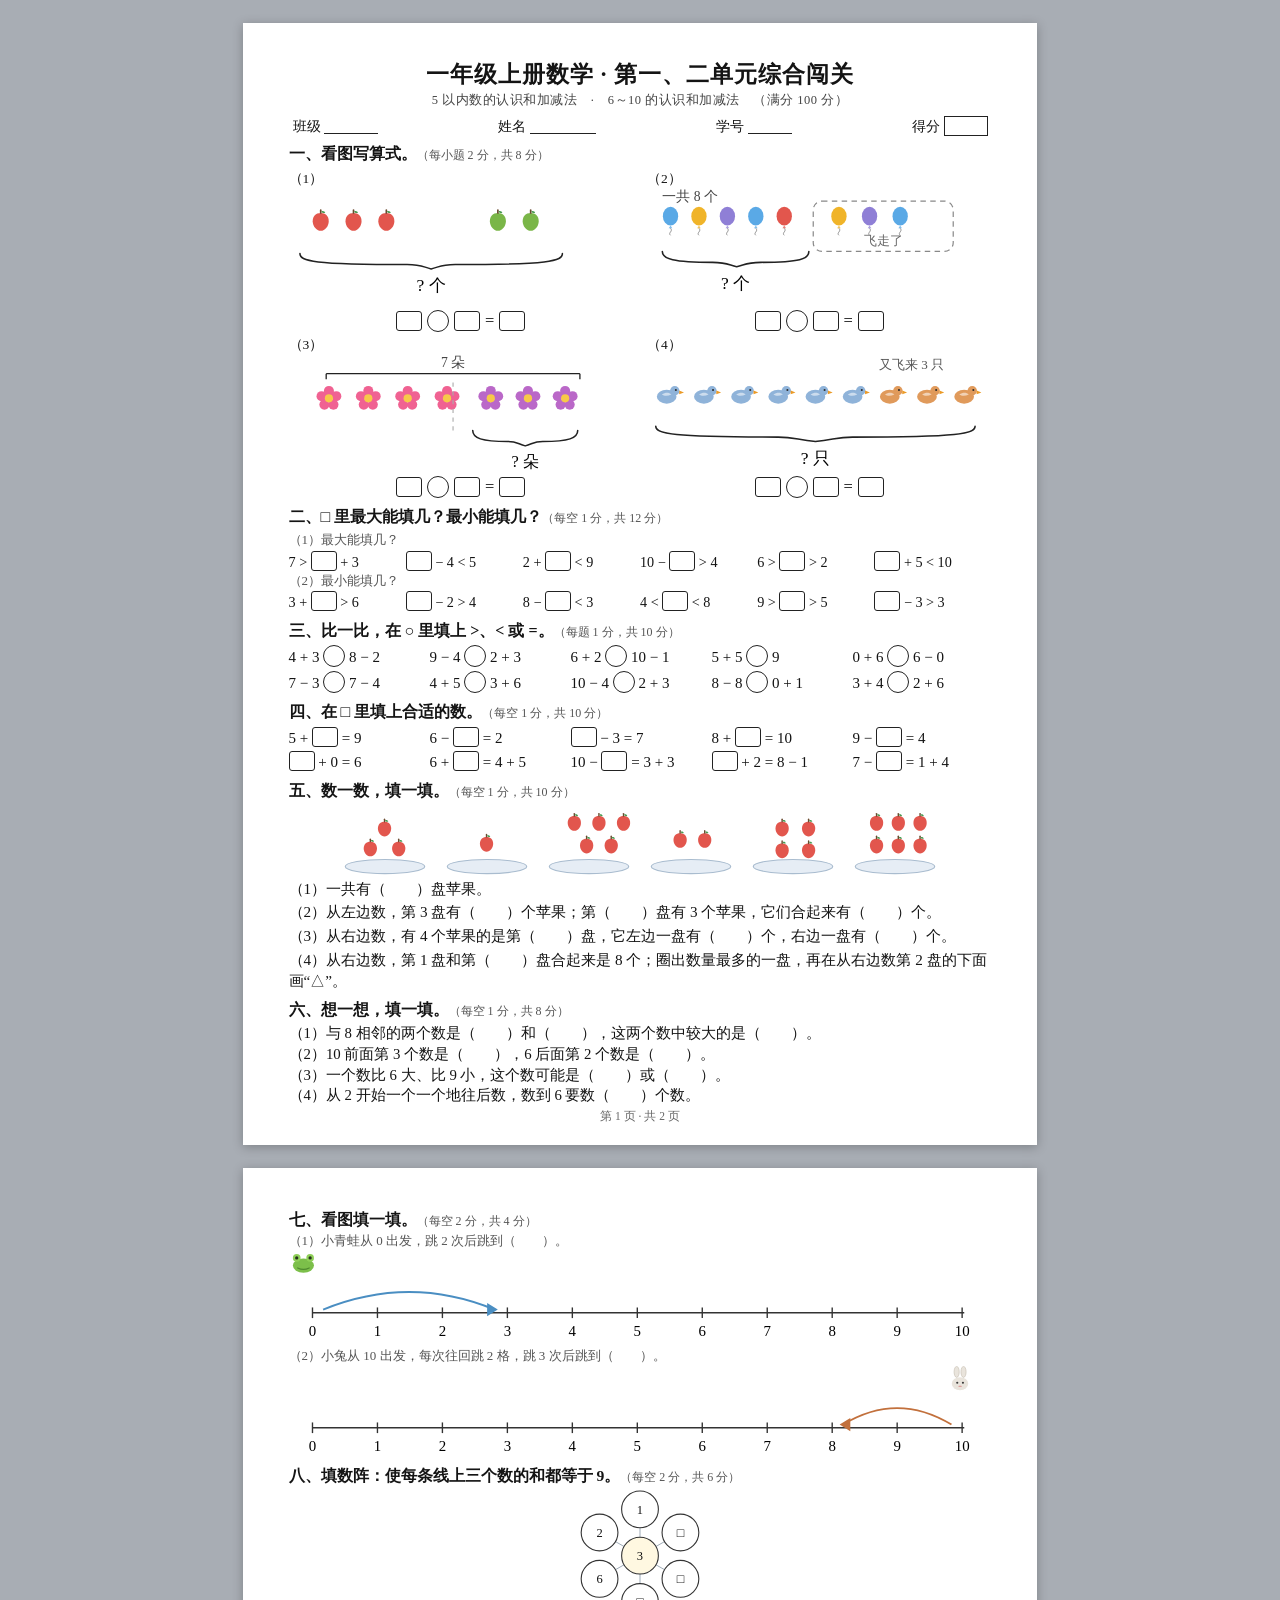
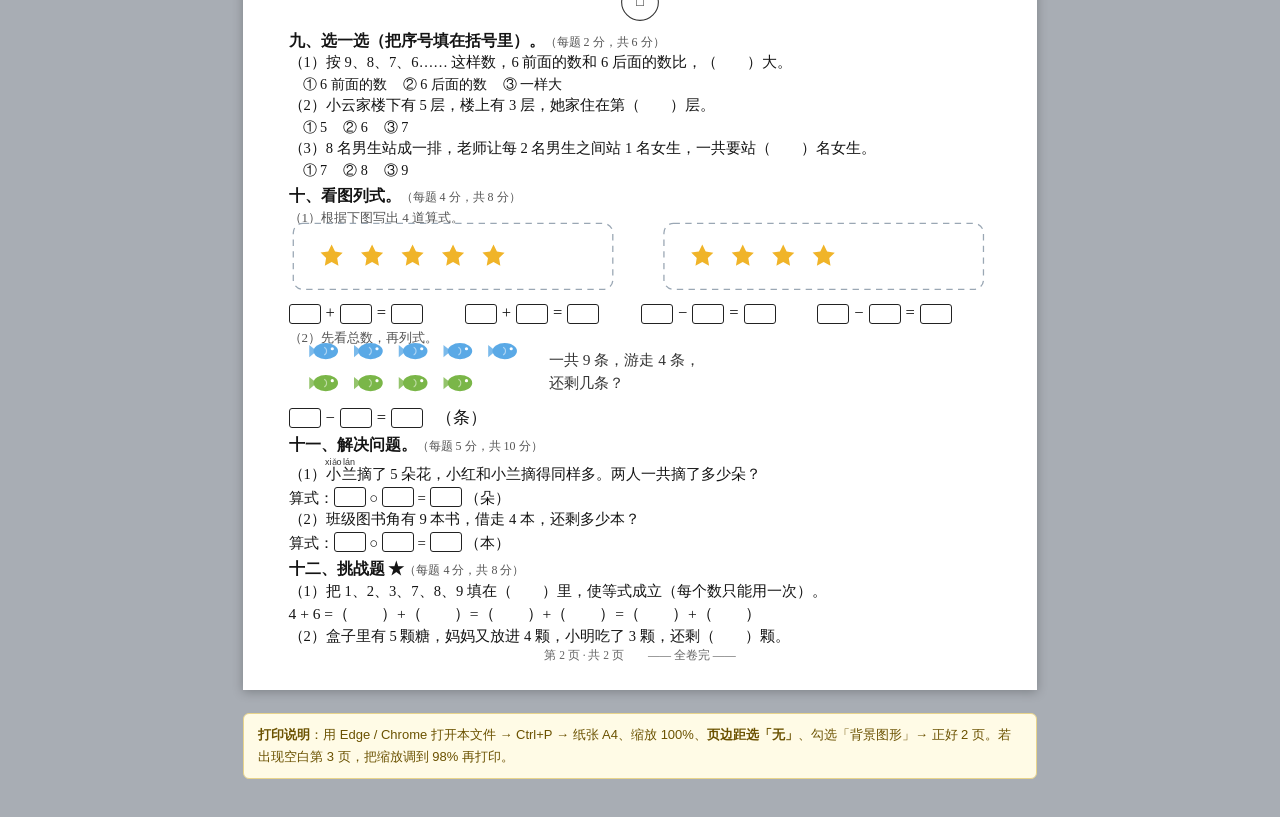
<file: docs/试卷/一上数学-第1-2单元综合闯关-A4.html>
<!DOCTYPE html>
<html lang="zh-CN">
<head>
<meta charset="utf-8">
<title>一年级上册数学 第一、二单元综合闯关</title>
<style>
  @page { size: A4 portrait; margin: 0; }
  * { box-sizing: border-box; }
  html, body { margin: 0; padding: 0; }
  body {
    background: #a8adb4;
    font-family: "楷体", "KaiTi", "STKaiti", "Kaiti SC", serif;
    color: #141414;
    -webkit-print-color-adjust: exact;
    print-color-adjust: exact;
  }
  .page {
    width: 210mm; height: 297mm;
    padding: 9.5mm 12mm 5mm;
    background: #fff;
    margin: 6mm auto;
    box-shadow: 0 2px 10px rgba(0,0,0,.25);
    position: relative;
    font-size: 14.8px;
    line-height: 1.42;
  }
  #p2 { font-size: 14.6px; line-height: 1.36; }
  #p2 .h { font-size: 15.6px; margin: 5px 0 2px; }
  @media print {
    body { background: #fff; }
    .page { margin: 0; box-shadow: none; page-break-after: always; }
    .page:last-of-type { page-break-after: auto; }
    .hint { display: none !important; }
  }
  .hint {
    max-width: 210mm; margin: 6mm auto 10mm; padding: 10px 14px;
    background: #fffbe6; border: 1px solid #e8d48b; border-radius: 6px;
    font-family: "Microsoft YaHei", sans-serif; font-size: 13px; color: #6b5200; line-height: 1.7;
  }

  .head { text-align: center; margin-bottom: 6px; }
  .title { font-size: 23px; font-weight: 700; letter-spacing: 1px; }
  .sub { font-size: 12.5px; color: #444; margin-top: 1px; letter-spacing: .5px; }
  .meta { display: flex; justify-content: space-between; align-items: flex-end; margin: 6px 4px 0; font-size: 13.5px; }
  .meta i { display: inline-block; border-bottom: 1.2px solid #222; vertical-align: -3px; }
  .w45 { width: 44px; } .w55 { width: 54px; } .w65 { width: 66px; }
  .score i { width: 44px; height: 20px; border: 1.4px solid #222; vertical-align: -5px; }

  .h { font-size: 16px; font-weight: 700; margin: 7px 0 3px; }
  .h .pt { font-size: 12px; font-weight: 400; color: #555; }

  .bx { display: inline-block; width: 26px; height: 20px; border: 1.4px solid #222; border-radius: 3px; vertical-align: -4px; background: #fff; }
  .bx.w { width: 32px; }
  .cir { display: inline-block; width: 22px; height: 22px; border: 1.4px solid #222; border-radius: 50%; vertical-align: -5px; background: #fff; }
  .eq { display: flex; align-items: center; gap: 5px; font-size: 16.5px; justify-content: center; }

  .figs { display: grid; grid-template-columns: 1fr 1fr; gap: 2px 14px; }
  .fig { display: block; width: 100%; height: auto; }
  .fig-item .eq { margin-top: 1px; }
  .no { font-size: 13.5px; }

  .grid6 { display: grid; grid-template-columns: repeat(6, 1fr); gap: 2px 0; font-size: 14.2px; }
  .grid6 .cell { white-space: nowrap; }
  .grid5 { display: grid; grid-template-columns: repeat(5, 1fr); gap: 2px 2px; font-size: 15px; }
  .grid5 .cell { white-space: nowrap; }
  .grid4 { display: grid; grid-template-columns: repeat(4, 1fr); gap: 5px 2px; font-size: 15px; }
  .grid4 .cell { white-space: nowrap; }
  .lbl { font-size: 13px; color: #555; margin: 0 0 1px; }

  .plates { display: flex; justify-content: center; gap: 2px; margin: 1px 0; }
  .plates svg { width: 100px; height: 70px; }
  .qline { margin: 2px 0; font-size: 15.2px; }

  .q6 .li { margin: 1px 0; line-height: 1.32; }
  .prob { margin: 1px 0 2px; }
  .prob .stem { margin-bottom: 2px; }
  .opts { margin-left: 14px; font-size: 14.2px; }
  .opts span { margin-right: 16px; }
  .ansline { font-size: 14.8px; margin-top: 1px; }

  ruby { ruby-position: over; }
  ruby rt { font-family: "Segoe UI", Arial, sans-serif; font-size: 9px; color: #333; }

  .endline { text-align: center; color: #666; font-size: 11.5px; margin-top: 2px; }
  .sprite { position: absolute; width: 0; height: 0; overflow: hidden; }
</style>
</head>
<body>

<svg class="sprite" aria-hidden="true"><defs>
  <symbol id="apple" viewBox="0 0 24 26">
    <path d="M12 5.2c-5 0-8 3.2-8 8.2C4 18.2 7.6 23 12 23s8-4.8 8-9.6c0-5-3-8.2-8-8.2z" fill="currentColor"/>
    <path d="M12 5.2V2.2" stroke="#6b4a2f" stroke-width="1.7" stroke-linecap="round"/>
    <path d="M12.6 3.4c2.1-.8 3.5.2 3.9 1.6-1.7.7-3.3 0-3.9-1.6z" fill="#4a9a52"/>
  </symbol>
  <symbol id="balloon" viewBox="0 0 24 36">
    <ellipse cx="12" cy="12.5" rx="9" ry="11" fill="currentColor"/>
    <path d="M12 23.6l-2.1 3.2h4.2z" fill="currentColor" opacity=".75"/>
    <path d="M12 26.8c3.4 3.6-3.4 5.2 0 8.2" stroke="#8b8b8b" stroke-width="1.1" fill="none"/>
  </symbol>
  <symbol id="flower" viewBox="0 0 26 26">
    <g fill="currentColor">
      <circle cx="13" cy="6" r="4.8"/><circle cx="20" cy="11" r="4.8"/>
      <circle cx="17.3" cy="19" r="4.8"/><circle cx="8.7" cy="19" r="4.8"/>
      <circle cx="6" cy="11" r="4.8"/>
    </g>
    <circle cx="13" cy="13" r="3.9" fill="#f7c948"/>
  </symbol>
  <symbol id="fish" viewBox="0 0 30 18">
    <path d="M8 9L1 3.2v11.6z" fill="currentColor" opacity=".8"/>
    <ellipse cx="16.5" cy="9" rx="11.5" ry="7.6" fill="currentColor"/>
    <circle cx="22.6" cy="6.8" r="1.5" fill="#fff"/>
    <path d="M15 5.4c3 1.2 3 6 0 7.2" stroke="#fff" stroke-width="1" fill="none" opacity=".5"/>
  </symbol>
  <symbol id="bird" viewBox="0 0 30 22">
    <ellipse cx="14" cy="13" rx="9" ry="6.4" fill="currentColor"/>
    <circle cx="21.4" cy="7.6" r="4.3" fill="currentColor"/>
    <path d="M25.4 7.4l4.4 1.7-4.4 1.7z" fill="#eb9a26"/>
    <circle cx="22.4" cy="6.9" r=".95" fill="#2b2b2b"/>
    <path d="M9.6 11c3.2-2.2 6.4-2.2 8.6 0-3.2 1.7-6.4 1.7-8.6 0z" fill="#fff" opacity=".55"/>
  </symbol>
  <symbol id="star" viewBox="0 0 24 24">
    <path d="M12 1.9l3.2 6.6 7.2 1-5.2 5.1 1.2 7.2L12 18.3 5.6 21.7 6.8 14.5 1.6 9.4l7.2-1z" fill="currentColor"/>
  </symbol>
  <symbol id="frog" viewBox="0 0 30 24">
    <ellipse cx="15" cy="15" rx="11" ry="7.5" fill="#7cbf4a"/>
    <circle cx="8" cy="7" r="4" fill="#8fcf58"/>
    <circle cx="22" cy="7" r="4" fill="#8fcf58"/>
    <circle cx="8" cy="7" r="1.7" fill="#25301c"/>
    <circle cx="22" cy="7" r="1.7" fill="#25301c"/>
    <path d="M9 17.5c4 2 8 2 12 0" stroke="#4f8a2f" stroke-width="1.3" fill="none" stroke-linecap="round"/>
  </symbol>
  <symbol id="rabbit" viewBox="0 0 30 26">
    <ellipse cx="15" cy="18" rx="8.4" ry="6.6" fill="#e9e4dc"/>
    <ellipse cx="11.6" cy="6" rx="2.6" ry="5.6" fill="#e9e4dc" stroke="#c9c2b6" stroke-width=".7"/>
    <ellipse cx="18.6" cy="6" rx="2.6" ry="5.6" fill="#e9e4dc" stroke="#c9c2b6" stroke-width=".7"/>
    <circle cx="12.2" cy="17" r="1.1" fill="#3a3a3a"/>
    <circle cx="18" cy="17" r="1.1" fill="#3a3a3a"/>
    <path d="M14 20.6h2.2" stroke="#d98b8b" stroke-width="1.2" stroke-linecap="round"/>
  </symbol>
</defs></svg>

<!-- ================= 第 1 页 ================= -->
<div class="page">

  <div class="head">
    <div class="title">一年级上册数学 · 第一、二单元综合闯关</div>
    <div class="sub">5 以内数的认识和加减法　·　6～10 的认识和加减法　（满分 100 分）</div>
    <div class="meta">
      <span>班级 <i class="w55"></i></span>
      <span>姓名 <i class="w65"></i></span>
      <span>学号 <i class="w45"></i></span>
      <span class="score">得分 <i></i></span>
    </div>
  </div>

  <!-- 一 -->
  <div class="h">一、看图写算式。<span class="pt">（每小题 2 分，共 8 分）</span></div>
  <div class="figs">

    <div class="fig-item">
      <div class="no">（1）</div>
      <svg class="fig" viewBox="0 0 315 110">
        <use href="#apple" x="18"  y="18" width="22" height="24" style="color:#e2564d"/>
        <use href="#apple" x="48"  y="18" width="22" height="24" style="color:#e2564d"/>
        <use href="#apple" x="78"  y="18" width="22" height="24" style="color:#e2564d"/>
        <use href="#apple" x="180" y="18" width="22" height="24" style="color:#7ab648"/>
        <use href="#apple" x="210" y="18" width="22" height="24" style="color:#7ab648"/>
        <path d="M10 60 C10 67, 22 70, 108 70 C121 70, 122 72, 130 74 C138 72, 139 70, 152 70 C238 70, 250 67, 250 60"
              fill="none" stroke="#222" stroke-width="1.4" stroke-linecap="round"/>
        <text x="130" y="94" font-size="16" text-anchor="middle" font-family="KaiTi, serif">? 个</text>
      </svg>
      <div class="eq"><span class="bx"></span><span class="cir"></span><span class="bx"></span><span> = </span><span class="bx"></span></div>
    </div>

    <div class="fig-item">
      <div class="no">（2）</div>
      <svg class="fig" viewBox="0 0 315 110">
        <text x="14" y="12" font-size="12.5" fill="#444" font-family="KaiTi, serif">一共 8 个</text>
        <use href="#balloon" x="12"  y="16" width="19" height="28" style="color:#5aa9e6"/>
        <use href="#balloon" x="38"  y="16" width="19" height="28" style="color:#f0b429"/>
        <use href="#balloon" x="64"  y="16" width="19" height="28" style="color:#8f7fd6"/>
        <use href="#balloon" x="90"  y="16" width="19" height="28" style="color:#5aa9e6"/>
        <use href="#balloon" x="116" y="16" width="19" height="28" style="color:#e2564d"/>
        <rect x="152" y="12" width="128" height="46" rx="8" fill="none" stroke="#888" stroke-width="1.1" stroke-dasharray="5 4"/>
        <use href="#balloon" x="166" y="16" width="19" height="28" style="color:#f0b429"/>
        <use href="#balloon" x="194" y="16" width="19" height="28" style="color:#8f7fd6"/>
        <use href="#balloon" x="222" y="16" width="19" height="28" style="color:#5aa9e6"/>
        <text x="216" y="52" font-size="11.5" fill="#666" text-anchor="middle" font-family="KaiTi, serif">飞走了</text>
        <path d="M14 58 C14 65, 24 68, 60 68 C73 68, 74 70, 82 72 C90 70, 91 68, 104 68 C140 68, 148 65, 148 58"
              fill="none" stroke="#222" stroke-width="1.4" stroke-linecap="round"/>
        <text x="81" y="92" font-size="16" text-anchor="middle" font-family="KaiTi, serif">? 个</text>
      </svg>
      <div class="eq"><span class="bx"></span><span class="cir"></span><span class="bx"></span><span> = </span><span class="bx"></span></div>
    </div>

    <div class="fig-item">
      <div class="no">（3）</div>
      <svg class="fig" viewBox="0 0 315 110">
        <text x="150" y="12" font-size="12.5" fill="#444" text-anchor="middle" font-family="KaiTi, serif">7 朵</text>
        <path d="M34 18h232" stroke="#222" stroke-width="1.2"/>
        <path d="M34 18v5M266 18v5" stroke="#222" stroke-width="1.2"/>
        <use href="#flower" x="24"  y="28" width="25" height="25" style="color:#f06292"/>
        <use href="#flower" x="60"  y="28" width="25" height="25" style="color:#f06292"/>
        <use href="#flower" x="96"  y="28" width="25" height="25" style="color:#f06292"/>
        <use href="#flower" x="132" y="28" width="25" height="25" style="color:#f06292"/>
        <path d="M150 26v44" stroke="#aaa" stroke-width="1" stroke-dasharray="4 4"/>
        <use href="#flower" x="172" y="28" width="25" height="25" style="color:#ba68c8"/>
        <use href="#flower" x="206" y="28" width="25" height="25" style="color:#ba68c8"/>
        <use href="#flower" x="240" y="28" width="25" height="25" style="color:#ba68c8"/>
        <path d="M168 70 C168 77, 176 80, 200 80 C208 80, 209 82, 216 84 C223 82, 224 80, 232 80 C256 80, 264 77, 264 70"
              fill="none" stroke="#222" stroke-width="1.4" stroke-linecap="round"/>
        <text x="216" y="103" font-size="15" text-anchor="middle" font-family="KaiTi, serif">? 朵</text>
      </svg>
      <div class="eq"><span class="bx"></span><span class="cir"></span><span class="bx"></span><span> = </span><span class="bx"></span></div>
    </div>

    <div class="fig-item">
      <div class="no">（4）</div>
      <svg class="fig" viewBox="0 0 315 110">
        <text x="212" y="14" font-size="12" fill="#555" font-family="KaiTi, serif">又飞来 3 只</text>
        <use href="#bird" x="4"   y="26" width="30" height="22" style="color:#8fb3d9"/>
        <use href="#bird" x="38"  y="26" width="30" height="22" style="color:#8fb3d9"/>
        <use href="#bird" x="72"  y="26" width="30" height="22" style="color:#8fb3d9"/>
        <use href="#bird" x="106" y="26" width="30" height="22" style="color:#8fb3d9"/>
        <use href="#bird" x="140" y="26" width="30" height="22" style="color:#8fb3d9"/>
        <use href="#bird" x="174" y="26" width="30" height="22" style="color:#8fb3d9"/>
        <use href="#bird" x="208" y="26" width="30" height="22" style="color:#e09a5b"/>
        <use href="#bird" x="242" y="26" width="30" height="22" style="color:#e09a5b"/>
        <use href="#bird" x="276" y="26" width="30" height="22" style="color:#e09a5b"/>
        <path d="M8 66 C8 73, 22 76, 120 76 C134 76, 136 78, 154 80 C172 78, 174 76, 188 76 C286 76, 300 73, 300 66"
              fill="none" stroke="#222" stroke-width="1.4" stroke-linecap="round"/>
        <text x="154" y="101" font-size="16" text-anchor="middle" font-family="KaiTi, serif">? 只</text>
      </svg>
      <div class="eq"><span class="bx"></span><span class="cir"></span><span class="bx"></span><span> = </span><span class="bx"></span></div>
    </div>

  </div>

  <!-- 二 -->
  <div class="h">二、□ 里最大能填几？最小能填几？<span class="pt">（每空 1 分，共 12 分）</span></div>
  <div class="lbl">（1）最大能填几？</div>
  <div class="grid6">
    <div class="cell">7 &gt; <span class="bx"></span> + 3</div>
    <div class="cell"><span class="bx"></span> − 4 &lt; 5</div>
    <div class="cell">2 + <span class="bx"></span> &lt; 9</div>
    <div class="cell">10 − <span class="bx"></span> &gt; 4</div>
    <div class="cell">6 &gt; <span class="bx"></span> &gt; 2</div>
    <div class="cell"><span class="bx"></span> + 5 &lt; 10</div>
  </div>
  <div class="lbl">（2）最小能填几？</div>
  <div class="grid6">
    <div class="cell">3 + <span class="bx"></span> &gt; 6</div>
    <div class="cell"><span class="bx"></span> − 2 &gt; 4</div>
    <div class="cell">8 − <span class="bx"></span> &lt; 3</div>
    <div class="cell">4 &lt; <span class="bx"></span> &lt; 8</div>
    <div class="cell">9 &gt; <span class="bx"></span> &gt; 5</div>
    <div class="cell"><span class="bx"></span> − 3 &gt; 3</div>
  </div>

  <!-- 三 -->
  <div class="h">三、比一比，在 ○ 里填上 &gt;、&lt; 或 =。<span class="pt">（每题 1 分，共 10 分）</span></div>
  <div class="grid5">
    <div class="cell">4 + 3 <span class="cir"></span> 8 − 2</div>
    <div class="cell">9 − 4 <span class="cir"></span> 2 + 3</div>
    <div class="cell">6 + 2 <span class="cir"></span> 10 − 1</div>
    <div class="cell">5 + 5 <span class="cir"></span> 9</div>
    <div class="cell">0 + 6 <span class="cir"></span> 6 − 0</div>
    <div class="cell">7 − 3 <span class="cir"></span> 7 − 4</div>
    <div class="cell">4 + 5 <span class="cir"></span> 3 + 6</div>
    <div class="cell">10 − 4 <span class="cir"></span> 2 + 3</div>
    <div class="cell">8 − 8 <span class="cir"></span> 0 + 1</div>
    <div class="cell">3 + 4 <span class="cir"></span> 2 + 6</div>
  </div>

  <!-- 四 -->
  <div class="h">四、在 □ 里填上合适的数。<span class="pt">（每空 1 分，共 10 分）</span></div>
  <div class="grid5">
    <div class="cell">5 + <span class="bx"></span> = 9</div>
    <div class="cell">6 − <span class="bx"></span> = 2</div>
    <div class="cell"><span class="bx"></span> − 3 = 7</div>
    <div class="cell">8 + <span class="bx"></span> = 10</div>
    <div class="cell">9 − <span class="bx"></span> = 4</div>
    <div class="cell"><span class="bx"></span> + 0 = 6</div>
    <div class="cell">6 + <span class="bx"></span> = 4 + 5</div>
    <div class="cell">10 − <span class="bx"></span> = 3 + 3</div>
    <div class="cell"><span class="bx"></span> + 2 = 8 − 1</div>
    <div class="cell">7 − <span class="bx"></span> = 1 + 4</div>
  </div>

  <!-- 五 -->
  <div class="h">五、数一数，填一填。<span class="pt">（每空 1 分，共 10 分）</span></div>
  <div class="plates">
    <svg viewBox="0 0 100 74">
      <ellipse cx="50" cy="64" rx="42" ry="7.5" fill="#e6edf5" stroke="#a9bccf" stroke-width="1.2"/>
      <use href="#apple" x="39" y="12" width="21" height="23" style="color:#e2564d"/>
      <use href="#apple" x="24" y="33" width="21" height="23" style="color:#e2564d"/>
      <use href="#apple" x="54" y="33" width="21" height="23" style="color:#e2564d"/>
    </svg>
    <svg viewBox="0 0 100 74">
      <ellipse cx="50" cy="64" rx="42" ry="7.5" fill="#e6edf5" stroke="#a9bccf" stroke-width="1.2"/>
      <use href="#apple" x="39" y="28" width="21" height="23" style="color:#e2564d"/>
    </svg>
    <svg viewBox="0 0 100 74">
      <ellipse cx="50" cy="64" rx="42" ry="7.5" fill="#e6edf5" stroke="#a9bccf" stroke-width="1.2"/>
      <use href="#apple" x="24" y="6"  width="21" height="23" style="color:#e2564d"/>
      <use href="#apple" x="50" y="6"  width="21" height="23" style="color:#e2564d"/>
      <use href="#apple" x="76" y="6"  width="21" height="23" style="color:#e2564d"/>
      <use href="#apple" x="37" y="30" width="21" height="23" style="color:#e2564d"/>
      <use href="#apple" x="63" y="30" width="21" height="23" style="color:#e2564d"/>
    </svg>
    <svg viewBox="0 0 100 74">
      <ellipse cx="50" cy="64" rx="42" ry="7.5" fill="#e6edf5" stroke="#a9bccf" stroke-width="1.2"/>
      <use href="#apple" x="28" y="24" width="21" height="23" style="color:#e2564d"/>
      <use href="#apple" x="54" y="24" width="21" height="23" style="color:#e2564d"/>
    </svg>
    <svg viewBox="0 0 100 74">
      <ellipse cx="50" cy="64" rx="42" ry="7.5" fill="#e6edf5" stroke="#a9bccf" stroke-width="1.2"/>
      <use href="#apple" x="28" y="12" width="21" height="23" style="color:#e2564d"/>
      <use href="#apple" x="56" y="12" width="21" height="23" style="color:#e2564d"/>
      <use href="#apple" x="28" y="35" width="21" height="23" style="color:#e2564d"/>
      <use href="#apple" x="56" y="35" width="21" height="23" style="color:#e2564d"/>
    </svg>
    <svg viewBox="0 0 100 74">
      <ellipse cx="50" cy="64" rx="42" ry="7.5" fill="#e6edf5" stroke="#a9bccf" stroke-width="1.2"/>
      <use href="#apple" x="20" y="6"  width="21" height="23" style="color:#e2564d"/>
      <use href="#apple" x="43" y="6"  width="21" height="23" style="color:#e2564d"/>
      <use href="#apple" x="66" y="6"  width="21" height="23" style="color:#e2564d"/>
      <use href="#apple" x="20" y="30" width="21" height="23" style="color:#e2564d"/>
      <use href="#apple" x="43" y="30" width="21" height="23" style="color:#e2564d"/>
      <use href="#apple" x="66" y="30" width="21" height="23" style="color:#e2564d"/>
    </svg>
  </div>

  <div class="qline">（1）一共有（　　）盘苹果。</div>
  <div class="qline">（2）从左边数，第 3 盘有（　　）个苹果；第（　　）盘有 3 个苹果，它们合起来有（　　）个。</div>
  <div class="qline">（3）从右边数，有 4 个苹果的是第（　　）盘，它左边一盘有（　　）个，右边一盘有（　　）个。</div>
  <div class="qline">（4）从右边数，第 1 盘和第（　　）盘合起来是 8 个；圈出数量最多的一盘，再在从右边数第 2 盘的下面画“△”。</div>

  <!-- 六 -->
  <div class="h">六、想一想，填一填。<span class="pt">（每空 1 分，共 8 分）</span></div>
  <div class="q6">
    <div class="li">（1）与 8 相邻的两个数是（　　）和（　　），这两个数中较大的是（　　）。</div>
    <div class="li">（2）10 前面第 3 个数是（　　），6 后面第 2 个数是（　　）。</div>
    <div class="li">（3）一个数比 6 大、比 9 小，这个数可能是（　　）或（　　）。</div>
    <div class="li">（4）从 2 开始一个一个地往后数，数到 6 要数（　　）个数。</div>
  </div>

  <div class="endline">第 1 页 · 共 2 页</div>
</div>

<!-- ================= 第 2 页 ================= -->
<div class="page" id="p2">

  <!-- 七 -->
  <div class="h">七、看图填一填。<span class="pt">（每空 2 分，共 4 分）</span></div>

  <div class="lbl">（1）小青蛙从 0 出发，跳 2 次后跳到（　　）。</div>
  <svg class="fig" viewBox="0 0 660 88" style="width:100%;height:auto">
    <use href="#frog" x="0" y="0" width="27" height="22"/>
    <path d="M22 58h612" stroke="#333" stroke-width="1.4"/>
    <g stroke="#333" stroke-width="1.3">
      <path d="M22 53v10"/><path d="M83 53v10"/><path d="M144 53v10"/><path d="M205 53v10"/>
      <path d="M266 53v10"/><path d="M327 53v10"/><path d="M388 53v10"/><path d="M449 53v10"/>
      <path d="M510 53v10"/><path d="M571 53v10"/><path d="M632 53v10"/>
    </g>
    <g font-size="14" text-anchor="middle" font-family="KaiTi, serif">
      <text x="22" y="80">0</text><text x="83" y="80">1</text><text x="144" y="80">2</text>
      <text x="205" y="80">3</text><text x="266" y="80">4</text><text x="327" y="80">5</text>
      <text x="388" y="80">6</text><text x="449" y="80">7</text><text x="510" y="80">8</text>
      <text x="571" y="80">9</text><text x="632" y="80">10</text>
    </g>
    <path d="M32 55Q113 22 193 55" fill="none" stroke="#4a8ec2" stroke-width="1.7"/>
    <path d="M196 55l-10-6.2v12.4z" fill="#4a8ec2"/>

  </svg>

  <div class="lbl" style="margin-top:3px">（2）小兔从 10 出发，每次往回跳 2 格，跳 3 次后跳到（　　）。</div>
  <svg class="fig" viewBox="0 0 660 88" style="width:100%;height:auto">
    <use href="#rabbit" x="616" y="0" width="28" height="24"/>
    <path d="M22 58h612" stroke="#333" stroke-width="1.4"/>
    <g stroke="#333" stroke-width="1.3">
      <path d="M22 53v10"/><path d="M83 53v10"/><path d="M144 53v10"/><path d="M205 53v10"/>
      <path d="M266 53v10"/><path d="M327 53v10"/><path d="M388 53v10"/><path d="M449 53v10"/>
      <path d="M510 53v10"/><path d="M571 53v10"/><path d="M632 53v10"/>
    </g>
    <g font-size="14" text-anchor="middle" font-family="KaiTi, serif">
      <text x="22" y="80">0</text><text x="83" y="80">1</text><text x="144" y="80">2</text>
      <text x="205" y="80">3</text><text x="266" y="80">4</text><text x="327" y="80">5</text>
      <text x="388" y="80">6</text><text x="449" y="80">7</text><text x="510" y="80">8</text>
      <text x="571" y="80">9</text><text x="632" y="80">10</text>
    </g>
    <path d="M622 55Q571 24 520 55" fill="none" stroke="#c2703c" stroke-width="1.7"/>
    <path d="M517 55l10-6.2v12.4z" fill="#c2703c"/>

  </svg>

  <!-- 八 -->
  <div class="h">八、填数阵：使每条线上三个数的和都等于 9。<span class="pt">（每空 2 分，共 6 分）</span></div>
  <svg class="fig" viewBox="0 0 340 186" style="width:250px;height:auto;margin:0 auto">
    <g stroke="#9aa7b4" stroke-width="1.3">
      <path d="M170 29v126"/>
      <path d="M115 60.5L225 123.5"/>
      <path d="M225 60.5L115 123.5"/>
    </g>
    <g fill="#fff" stroke="#333" stroke-width="1.5">
      <circle cx="170" cy="29"  r="25"/>
      <circle cx="170" cy="92"  r="25" fill="#fff8e1"/>
      <circle cx="170" cy="155" r="25"/>
      <circle cx="115" cy="60.5"  r="25"/>
      <circle cx="225" cy="123.5" r="25"/>
      <circle cx="225" cy="60.5"  r="25"/>
      <circle cx="115" cy="123.5" r="25"/>
    </g>
    <g font-size="17" text-anchor="middle" font-family="KaiTi, serif" fill="#111">
      <text x="170" y="35">1</text>
      <text x="170" y="98">3</text>
      <text x="170" y="161">□</text>
      <text x="115" y="66.5">2</text>
      <text x="225" y="129.5">□</text>
      <text x="225" y="66.5">□</text>
      <text x="115" y="129.5">6</text>
    </g>
  </svg>

  <!-- 九 -->
  <div class="h">九、选一选（把序号填在括号里）。<span class="pt">（每题 2 分，共 6 分）</span></div>

  <div class="prob">
    <div class="stem">（1）按 9、8、7、6…… 这样数，6 前面的数和 6 后面的数比，（　　）大。</div>
    <div class="opts"><span>① 6 前面的数</span><span>② 6 后面的数</span><span>③ 一样大</span></div>
  </div>

  <div class="prob">
    <div class="stem">（2）小云家楼下有 5 层，楼上有 3 层，她家住在第（　　）层。</div>
    <div class="opts"><span>① 5</span><span>② 6</span><span>③ 7</span></div>
  </div>

  <div class="prob">
    <div class="stem">（3）8 名男生站成一排，老师让每 2 名男生之间站 1 名女生，一共要站（　　）名女生。</div>
    <div class="opts"><span>① 7</span><span>② 8</span><span>③ 9</span></div>
  </div>

  <!-- 十 -->
  <div class="h">十、看图列式。<span class="pt">（每题 4 分，共 8 分）</span></div>

  <div class="lbl">（1）根据下图写出 4 道算式。</div>
  <svg class="fig" viewBox="0 0 660 78" style="width:100%;height:auto;margin-top:-10px">
    <rect x="4"   y="6" width="300" height="62" rx="9" fill="#fff" stroke="#9aa7b4" stroke-width="1.2" stroke-dasharray="6 5"/>
    <rect x="352" y="6" width="300" height="62" rx="9" fill="#fff" stroke="#9aa7b4" stroke-width="1.2" stroke-dasharray="6 5"/>
    <use href="#star" x="28"  y="24" width="24" height="24" style="color:#f0b429"/>
    <use href="#star" x="66"  y="24" width="24" height="24" style="color:#f0b429"/>
    <use href="#star" x="104" y="24" width="24" height="24" style="color:#f0b429"/>
    <use href="#star" x="142" y="24" width="24" height="24" style="color:#f0b429"/>
    <use href="#star" x="180" y="24" width="24" height="24" style="color:#f0b429"/>
    <use href="#star" x="376" y="24" width="24" height="24" style="color:#f0b429"/>
    <use href="#star" x="414" y="24" width="24" height="24" style="color:#f0b429"/>
    <use href="#star" x="452" y="24" width="24" height="24" style="color:#f0b429"/>
    <use href="#star" x="490" y="24" width="24" height="24" style="color:#f0b429"/>
  </svg>
  <div class="grid4" style="margin-top:2px">
    <div class="cell eq" style="justify-content:flex-start"><span class="bx w"></span>+<span class="bx w"></span>=<span class="bx w"></span></div>
    <div class="cell eq" style="justify-content:flex-start"><span class="bx w"></span>+<span class="bx w"></span>=<span class="bx w"></span></div>
    <div class="cell eq" style="justify-content:flex-start"><span class="bx w"></span>−<span class="bx w"></span>=<span class="bx w"></span></div>
    <div class="cell eq" style="justify-content:flex-start"><span class="bx w"></span>−<span class="bx w"></span>=<span class="bx w"></span></div>
  </div>

  <div class="lbl" style="margin-top:4px">（2）先看总数，再列式。</div>
  <svg class="fig" viewBox="0 0 660 68" style="width:100%;height:auto;margin-top:-14px">
    <use href="#fish" x="18"  y="8"  width="30" height="18" style="color:#5aa9e6"/>
    <use href="#fish" x="60"  y="8"  width="30" height="18" style="color:#5aa9e6"/>
    <use href="#fish" x="102" y="8"  width="30" height="18" style="color:#5aa9e6"/>
    <use href="#fish" x="144" y="8"  width="30" height="18" style="color:#5aa9e6"/>
    <use href="#fish" x="186" y="8"  width="30" height="18" style="color:#5aa9e6"/>
    <use href="#fish" x="18"  y="38" width="30" height="18" style="color:#7ab648"/>
    <use href="#fish" x="60"  y="38" width="30" height="18" style="color:#7ab648"/>
    <use href="#fish" x="102" y="38" width="30" height="18" style="color:#7ab648"/>
    <use href="#fish" x="144" y="38" width="30" height="18" style="color:#7ab648"/>
    <text x="244" y="30" font-size="14.5" fill="#333" font-family="KaiTi, serif">一共 9 条，游走 4 条，</text>
    <text x="244" y="52" font-size="14.5" fill="#333" font-family="KaiTi, serif">还剩几条？</text>
  </svg>
  <div class="eq" style="justify-content:flex-start;margin-top:1px">
    <span class="bx w"></span>−<span class="bx w"></span>=<span class="bx w"></span>
    <span style="margin-left:8px">（条）</span>
  </div>

  <!-- 十一 -->
  <div class="h">十一、解决问题。<span class="pt">（每题 5 分，共 10 分）</span></div>

  <div class="prob">
    <div class="stem">（1）<ruby>小<rt>xiǎo</rt></ruby><ruby>兰<rt>lán</rt></ruby>摘了 5 朵花，小红和小兰摘得同样多。两人一共摘了多少朵？</div>
    <div class="ansline">算式：<span class="bx w"></span> <span>○</span> <span class="bx w"></span> = <span class="bx w"></span> （朵）</div>
  </div>

  <div class="prob">
    <div class="stem">（2）班级图书角有 9 本书，借走 4 本，还剩多少本？</div>
    <div class="ansline">算式：<span class="bx w"></span> <span>○</span> <span class="bx w"></span> = <span class="bx w"></span> （本）</div>
  </div>

  <!-- 十二 -->
  <div class="h">十二、挑战题 ★<span class="pt">（每题 4 分，共 8 分）</span></div>

  <div class="prob">
    <div class="stem">（1）把 1、2、3、7、8、9 填在（　　）里，使等式成立（每个数只能用一次）。</div>
    <div style="margin-top:1px;font-size:15.5px">4 + 6 =（　　）+（　　）=（　　）+（　　）=（　　）+（　　）</div>
  </div>

  <div class="prob">
    <div class="stem">（2）盒子里有 5 颗糖，妈妈又放进 4 颗，小明吃了 3 颗，还剩（　　）颗。</div>
  </div>

  <div class="endline">第 2 页 · 共 2 页　　—— 全卷完 ——</div>
</div>

<div class="hint">
  <b>打印说明</b>：用 Edge / Chrome 打开本文件 → Ctrl+P → 纸张 A4、缩放 100%、<b>页边距选「无」</b>、勾选「背景图形」→ 正好 2 页。若出现空白第 3 页，把缩放调到 98% 再打印。
</div>
</body>
</html>
</file>
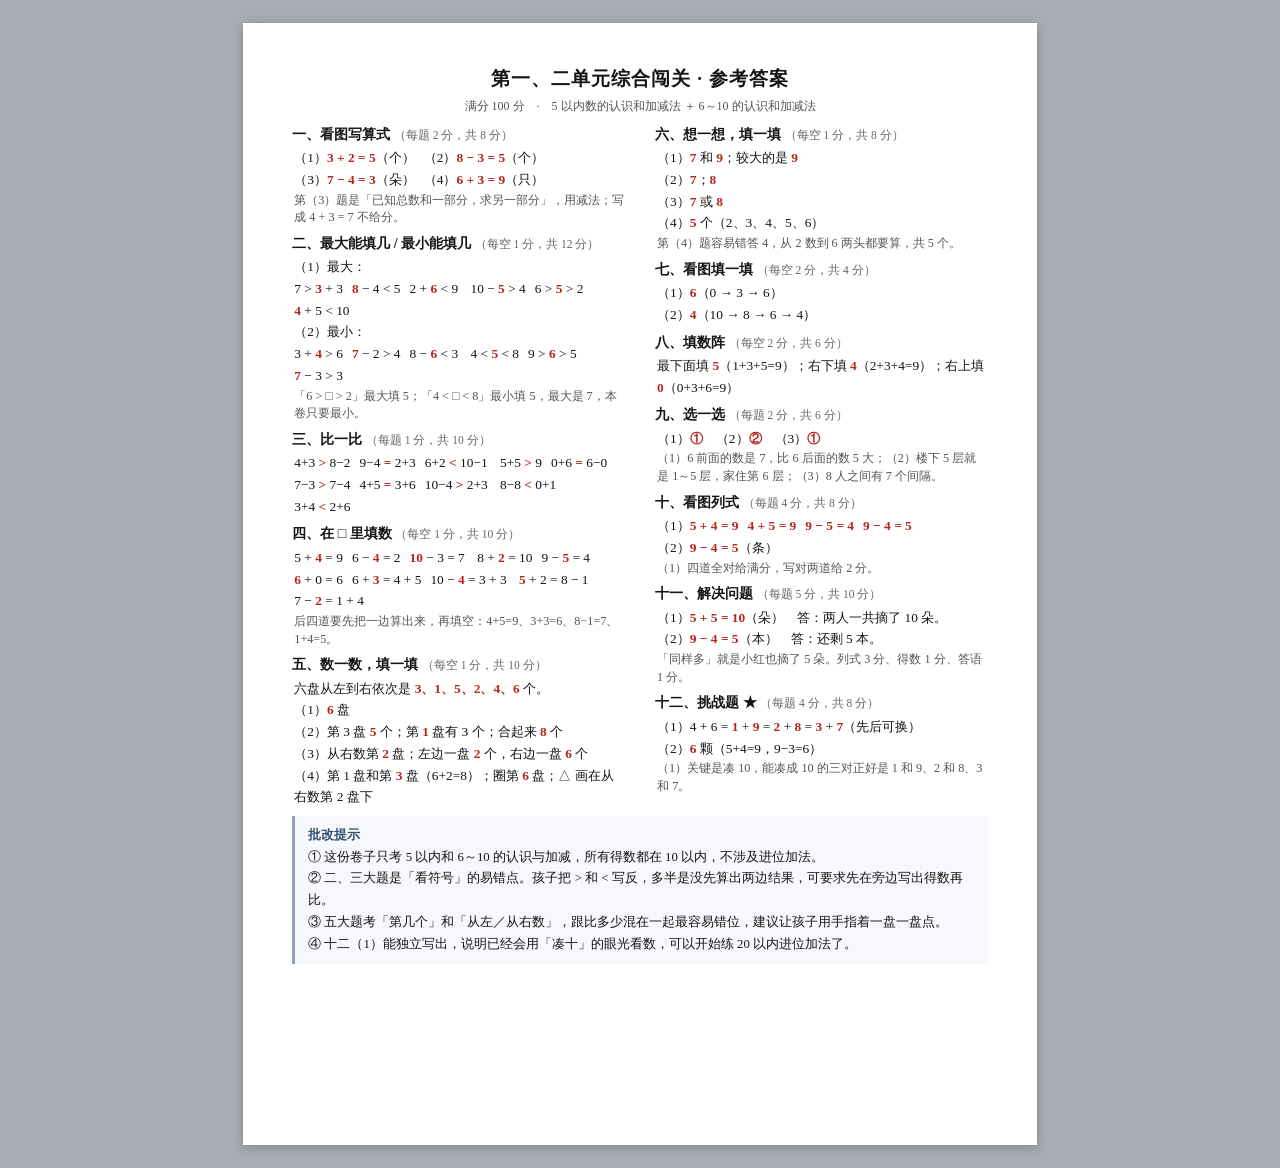
<file: docs/试卷/一上数学-第1-2单元综合闯关-答案.html>
<!DOCTYPE html>
<html lang="zh-CN">
<head>
<meta charset="utf-8">
<title>一年级上册数学 第一、二单元综合闯关 · 参考答案</title>
<style>
  @page { size: A4 portrait; margin: 0; }
  * { box-sizing: border-box; }
  html, body { margin: 0; padding: 0; }
  body {
    background: #a8adb4;
    font-family: "楷体", "KaiTi", "STKaiti", "Kaiti SC", serif;
    color: #141414;
    -webkit-print-color-adjust: exact; print-color-adjust: exact;
  }
  .page {
    width: 210mm; min-height: 297mm;
    padding: 11mm 13mm;
    background: #fff; margin: 6mm auto;
    box-shadow: 0 2px 10px rgba(0,0,0,.25);
    font-size: 14px; line-height: 1.6;
  }
  @media print {
    body { background: #fff; }
    .page { margin: 0; box-shadow: none; }
  }
  h1 { font-size: 19px; text-align: center; margin: 0 0 2px; letter-spacing: 1px; }
  .sub { text-align: center; font-size: 12px; color: #555; margin-bottom: 8px; }

  .cols { column-count: 2; column-gap: 8mm; }
  .item { margin: 0 0 6px; break-inside: avoid; page-break-inside: avoid; }
  .item h2 { font-size: 14px; margin: 0 0 1px; }
  .item h2 span { font-size: 11.5px; font-weight: 400; color: #666; }
  .ans { margin-left: 2px; font-size: 13.4px; line-height: 1.62; }
  .ans b { color: #b3261e; font-weight: 700; }
  .nx { display: inline-block; white-space: nowrap; margin-right: 9px; }
  .note { color: #555; font-size: 12.2px; margin: 1px 0 0 2px; line-height: 1.45; }

  .tips {
    column-span: all; margin-top: 8px; padding: 9px 13px;
    background: #f6f8fb; border-left: 3px solid #90a4c0;
    font-size: 12.8px; line-height: 1.7;
  }
  .tips b { color: #33506e; }
</style>
</head>
<body>
<div class="page">

  <h1>第一、二单元综合闯关 · 参考答案</h1>
  <div class="sub">满分 100 分　·　5 以内数的认识和加减法 ＋ 6～10 的认识和加减法</div>

  <div class="cols">

    <div class="item">
      <h2>一、看图写算式 <span>（每题 2 分，共 8 分）</span></h2>
      <div class="ans">
        <span class="nx">（1）<b>3 + 2 = 5</b>（个）</span><span class="nx">（2）<b>8 − 3 = 5</b>（个）</span>
        <span class="nx">（3）<b>7 − 4 = 3</b>（朵）</span><span class="nx">（4）<b>6 + 3 = 9</b>（只）</span>
      </div>
      <div class="note">第（3）题是「已知总数和一部分，求另一部分」，用减法；写成 4 + 3 = 7 不给分。</div>
    </div>

    <div class="item">
      <h2>二、最大能填几 / 最小能填几 <span>（每空 1 分，共 12 分）</span></h2>
      <div class="ans">
        （1）最大：<br>
        <span class="nx">7 &gt; <b>3</b> + 3</span><span class="nx"><b>8</b> − 4 &lt; 5</span><span class="nx">2 + <b>6</b> &lt; 9</span>
        <span class="nx">10 − <b>5</b> &gt; 4</span><span class="nx">6 &gt; <b>5</b> &gt; 2</span><span class="nx"><b>4</b> + 5 &lt; 10</span><br>
        （2）最小：<br>
        <span class="nx">3 + <b>4</b> &gt; 6</span><span class="nx"><b>7</b> − 2 &gt; 4</span><span class="nx">8 − <b>6</b> &lt; 3</span>
        <span class="nx">4 &lt; <b>5</b> &lt; 8</span><span class="nx">9 &gt; <b>6</b> &gt; 5</span><span class="nx"><b>7</b> − 3 &gt; 3</span>
      </div>
      <div class="note">「6 &gt; □ &gt; 2」最大填 5；「4 &lt; □ &lt; 8」最小填 5，最大是 7，本卷只要最小。</div>
    </div>

    <div class="item">
      <h2>三、比一比 <span>（每题 1 分，共 10 分）</span></h2>
      <div class="ans">
        <span class="nx">4+3 <b>&gt;</b> 8−2</span><span class="nx">9−4 <b>=</b> 2+3</span><span class="nx">6+2 <b>&lt;</b> 10−1</span>
        <span class="nx">5+5 <b>&gt;</b> 9</span><span class="nx">0+6 <b>=</b> 6−0</span><br>
        <span class="nx">7−3 <b>&gt;</b> 7−4</span><span class="nx">4+5 <b>=</b> 3+6</span><span class="nx">10−4 <b>&gt;</b> 2+3</span>
        <span class="nx">8−8 <b>&lt;</b> 0+1</span><span class="nx">3+4 <b>&lt;</b> 2+6</span>
      </div>
    </div>

    <div class="item">
      <h2>四、在 □ 里填数 <span>（每空 1 分，共 10 分）</span></h2>
      <div class="ans">
        <span class="nx">5 + <b>4</b> = 9</span><span class="nx">6 − <b>4</b> = 2</span><span class="nx"><b>10</b> − 3 = 7</span>
        <span class="nx">8 + <b>2</b> = 10</span><span class="nx">9 − <b>5</b> = 4</span><br>
        <span class="nx"><b>6</b> + 0 = 6</span><span class="nx">6 + <b>3</b> = 4 + 5</span><span class="nx">10 − <b>4</b> = 3 + 3</span>
        <span class="nx"><b>5</b> + 2 = 8 − 1</span><span class="nx">7 − <b>2</b> = 1 + 4</span>
      </div>
      <div class="note">后四道要先把一边算出来，再填空：4+5=9、3+3=6、8−1=7、1+4=5。</div>
    </div>

    <div class="item">
      <h2>五、数一数，填一填 <span>（每空 1 分，共 10 分）</span></h2>
      <div class="ans">
        六盘从左到右依次是 <b>3、1、5、2、4、6</b> 个。<br>
        （1）<b>6</b> 盘<br>
        （2）第 3 盘 <b>5</b> 个；第 <b>1</b> 盘有 3 个；合起来 <b>8</b> 个<br>
        （3）从右数第 <b>2</b> 盘；左边一盘 <b>2</b> 个，右边一盘 <b>6</b> 个<br>
        （4）第 1 盘和第 <b>3</b> 盘（6+2=8）；圈第 <b>6</b> 盘；△ 画在从右数第 2 盘下
      </div>
    </div>

    <div class="item">
      <h2>六、想一想，填一填 <span>（每空 1 分，共 8 分）</span></h2>
      <div class="ans">
        （1）<b>7</b> 和 <b>9</b>；较大的是 <b>9</b><br>
        （2）<b>7</b>；<b>8</b><br>
        （3）<b>7</b> 或 <b>8</b><br>
        （4）<b>5</b> 个（2、3、4、5、6）
      </div>
      <div class="note">第（4）题容易错答 4，从 2 数到 6 两头都要算，共 5 个。</div>
    </div>

    <div class="item">
      <h2>七、看图填一填 <span>（每空 2 分，共 4 分）</span></h2>
      <div class="ans">
        （1）<b>6</b>（0 → 3 → 6）<br>
        （2）<b>4</b>（10 → 8 → 6 → 4）
      </div>
    </div>

    <div class="item">
      <h2>八、填数阵 <span>（每空 2 分，共 6 分）</span></h2>
      <div class="ans">
        最下面填 <b>5</b>（1+3+5=9）；右下填 <b>4</b>（2+3+4=9）；右上填 <b>0</b>（0+3+6=9）
      </div>
    </div>

    <div class="item">
      <h2>九、选一选 <span>（每题 2 分，共 6 分）</span></h2>
      <div class="ans">
        （1）<b>①</b>　（2）<b>②</b>　（3）<b>①</b>
      </div>
      <div class="note">（1）6 前面的数是 7，比 6 后面的数 5 大；（2）楼下 5 层就是 1～5 层，家住第 6 层；（3）8 人之间有 7 个间隔。</div>
    </div>

    <div class="item">
      <h2>十、看图列式 <span>（每题 4 分，共 8 分）</span></h2>
      <div class="ans">
        （1）<span class="nx"><b>5 + 4 = 9</b></span><span class="nx"><b>4 + 5 = 9</b></span><span class="nx"><b>9 − 5 = 4</b></span><span class="nx"><b>9 − 4 = 5</b></span><br>
        （2）<b>9 − 4 = 5</b>（条）
      </div>
      <div class="note">（1）四道全对给满分，写对两道给 2 分。</div>
    </div>

    <div class="item">
      <h2>十一、解决问题 <span>（每题 5 分，共 10 分）</span></h2>
      <div class="ans">
        （1）<b>5 + 5 = 10</b>（朵）　答：两人一共摘了 10 朵。<br>
        （2）<b>9 − 4 = 5</b>（本）　答：还剩 5 本。
      </div>
      <div class="note">「同样多」就是小红也摘了 5 朵。列式 3 分、得数 1 分、答语 1 分。</div>
    </div>

    <div class="item">
      <h2>十二、挑战题 ★ <span>（每题 4 分，共 8 分）</span></h2>
      <div class="ans">
        （1）4 + 6 = <b>1</b> + <b>9</b> = <b>2</b> + <b>8</b> = <b>3</b> + <b>7</b>（先后可换）<br>
        （2）<b>6</b> 颗（5+4=9，9−3=6）
      </div>
      <div class="note">（1）关键是凑 10，能凑成 10 的三对正好是 1 和 9、2 和 8、3 和 7。</div>
    </div>

  </div>

  <div class="tips">
    <b>批改提示</b><br>
    ① 这份卷子只考 5 以内和 6～10 的认识与加减，所有得数都在 10 以内，不涉及进位加法。<br>
    ② 二、三大题是「看符号」的易错点。孩子把 &gt; 和 &lt; 写反，多半是没先算出两边结果，可要求先在旁边写出得数再比。<br>
    ③ 五大题考「第几个」和「从左／从右数」，跟比多少混在一起最容易错位，建议让孩子用手指着一盘一盘点。<br>
    ④ 十二（1）能独立写出，说明已经会用「凑十」的眼光看数，可以开始练 20 以内进位加法了。
  </div>

</div>
</body>
</html>
</file>
<file: assets/css/app.css>
/* 拼音书写体：Andika（SIL，OFL 1.1），单层 a / g，跟课本一致 */
@font-face{
  font-family:"Andika PY";
  src:url("../fonts/Andika-Regular.ttf") format("truetype");
  font-weight:400;font-style:normal;font-display:swap;
}

/* ============================================================
   宝贝每日一练 · 全站样式
   令牌沿用「宝贝学习乐园」，PC 优先，向下适配 iPad / 手机
   ============================================================ */

:root{
  --pink:#FF6B9D;
  --pink-d:#E84E82;
  --blue:#4ECDC4;
  --yellow:#FFE66D;
  --green:#95E67E;
  --purple:#C47AFF;
  --orange:#FFA45B;

  --ink:#2B2B3C;
  --ink-2:#55556A;
  --muted:#8B8B9E;
  --bg:#FFF7FA;
  --bg-2:#FDF2F7;
  --card:#FFFFFF;
  --line:#F2E4EC;

  --sub-chars:var(--purple);
  --sub-pinyin:var(--blue);
  --sub-math:var(--orange);
  --sub-writing:var(--green);

  --r-card:16px;
  --r-btn:12px;
  --shadow:0 4px 15px rgba(0,0,0,.08);
  --shadow-lg:0 12px 32px rgba(150,80,110,.16);

  --fs-body:17px;
  --fs-kid:20px;
  --fs-stem:28px;

  --side-w:240px;
  --font:"PingFang SC","Microsoft YaHei","Hiragino Sans GB","Noto Sans CJK SC",system-ui,-apple-system,"Segoe UI",sans-serif;
  --font-kai:"KaiTi","STKaiti","Kaiti SC","Songti SC",serif;
  --font-py:"Andika PY","Segoe Print","Chalkboard SE","Ink Free","Comic Sans MS","Microsoft YaHei",sans-serif;
}

*{box-sizing:border-box;-webkit-tap-highlight-color:transparent}
html,body{margin:0;padding:0}
body{
  font-family:var(--font);
  font-size:var(--fs-body);
  color:var(--ink);
  background:var(--bg);
  line-height:1.55;
  -webkit-font-smoothing:antialiased;
}
button{font-family:inherit;font-size:inherit;cursor:pointer;border:none;background:none;color:inherit}
input,select,textarea{font-family:inherit;font-size:inherit;color:inherit}
h1,h2,h3,h4,p{margin:0}
a{color:var(--pink);text-decoration:none}
img{max-width:100%;display:block}
[hidden]{display:none !important}
::selection{background:rgba(255,107,157,.2)}
.py,.q-py .stem-text,.q-py .opt,.q-py .fb-explain{font-family:var(--font-py)}
.q-py.q-py-opt .opt > span:last-child{font-size:1.12em}

/* ---------- 骨架 ---------- */
.app{
  display:grid;
  grid-template-columns:var(--side-w) minmax(0,1fr);
  min-height:100vh;
}
.sidebar{
  position:sticky;top:0;height:100vh;
  display:flex;flex-direction:column;gap:8px;
  padding:22px 16px 16px;
  background:linear-gradient(180deg,#FFEFF6 0%,#FFF7FA 60%,#F6FBFF 100%);
  border-right:1px solid var(--line);
}
.brand{display:flex;align-items:center;gap:10px;padding:0 6px 16px}
.brand-emoji{font-size:30px;filter:drop-shadow(0 4px 8px rgba(255,107,157,.3))}
.brand-text b{display:block;font-size:17px;letter-spacing:.5px}
.brand-text small{color:var(--muted);font-size:12px}
.side-nav{display:flex;flex-direction:column;gap:4px}
.side-nav a{
  display:flex;align-items:center;gap:10px;
  padding:11px 12px;border-radius:12px;color:var(--ink-2);
  font-size:15px;font-weight:500;
  transition:background .15s,color .15s,transform .15s;
}
.side-nav a .ni{font-size:18px;width:22px;text-align:center}
.side-nav a:hover{background:#fff;color:var(--ink)}
.side-nav a.active{background:#fff;color:var(--pink-d);box-shadow:var(--shadow);font-weight:700}
.side-kid{margin-top:auto;background:#fff;border-radius:14px;padding:12px;box-shadow:var(--shadow)}
.side-kid .sk-row{display:flex;align-items:center;gap:10px}
.side-kid .sk-avatar{font-size:24px}
.side-kid .sk-name{font-weight:700;font-size:14px}
.side-kid .sk-meta{font-size:12px;color:var(--muted)}
.side-kid .sk-streak{margin-top:8px;font-size:12px;color:var(--pink-d);background:#FFF0F6;border-radius:8px;padding:6px 8px}

.main{min-width:0;display:flex;flex-direction:column}
.topbar{
  position:sticky;top:0;z-index:20;
  display:flex;align-items:center;justify-content:space-between;gap:12px;
  padding:14px 26px;background:rgba(255,247,250,.9);backdrop-filter:blur(10px);
  border-bottom:1px solid var(--line);
}
.topbar-left{display:flex;align-items:center;gap:10px;min-width:0}
.topbar h1{font-size:20px;font-weight:800;letter-spacing:.5px;white-space:nowrap;overflow:hidden;text-overflow:ellipsis}
.topbar-right{display:flex;align-items:center;gap:10px}
.icon-btn{width:38px;height:38px;border-radius:11px;background:#fff;box-shadow:var(--shadow);font-size:18px;display:grid;place-items:center}
.star-chip{background:#fff;border-radius:999px;padding:6px 14px;font-size:14px;box-shadow:var(--shadow);white-space:nowrap}
.star-chip b{color:var(--pink-d)}
.kid-chip{
  display:flex;align-items:center;gap:8px;background:#fff;border-radius:999px;
  padding:5px 14px 5px 6px;box-shadow:var(--shadow);font-size:14px;font-weight:600;
}
.kid-chip .kc-avatar{width:28px;height:28px;border-radius:50%;display:grid;place-items:center;font-size:17px;background:#FFF0F6}

.view{padding:22px 26px 60px;width:100%;max-width:1160px;margin:0 auto}
.only-mobile{display:none}
.bottom-tabs{display:none}

/* ---------- 通用组件 ---------- */
.card{background:var(--card);border-radius:var(--r-card);box-shadow:var(--shadow);padding:20px}
.card+.card{margin-top:16px}
.card-title{display:flex;align-items:center;justify-content:space-between;gap:10px;margin-bottom:14px}
.card-title h2{font-size:17px;font-weight:800}
.muted{color:var(--muted)}
.small{font-size:13px}
.tiny{font-size:12px}
.center{text-align:center}
.row{display:flex;align-items:center;gap:10px}
.row.wrap{flex-wrap:wrap}
.spacer{flex:1}
.grid{display:grid;gap:14px}
.g2{grid-template-columns:repeat(2,minmax(0,1fr))}
.g3{grid-template-columns:repeat(3,minmax(0,1fr))}
.g4{grid-template-columns:repeat(4,minmax(0,1fr))}

.btn{
  display:inline-flex;align-items:center;justify-content:center;gap:8px;
  padding:12px 20px;border-radius:var(--r-btn);font-weight:700;font-size:16px;
  background:#fff;color:var(--ink);box-shadow:var(--shadow);
  transition:transform .12s,box-shadow .12s,background .15s;
}
.btn:hover{transform:translateY(-1px);box-shadow:var(--shadow-lg)}
.btn:active{transform:translateY(0) scale(.99)}
.btn[disabled]{opacity:.45;cursor:not-allowed;transform:none;box-shadow:var(--shadow)}
.btn-primary{background:linear-gradient(135deg,var(--pink),#FF8FB6);color:#fff}
.btn-blue{background:linear-gradient(135deg,var(--blue),#79DDD6);color:#0C4A46}
.btn-ghost{background:#fff;box-shadow:inset 0 0 0 1.5px var(--line);color:var(--ink-2)}
.btn-danger{background:#FFF0F2;color:#D93A5B;box-shadow:inset 0 0 0 1.5px #FFD6DE}
.btn-lg{padding:18px 30px;font-size:20px;border-radius:18px;min-height:64px}
.btn-sm{padding:7px 14px;font-size:13px;border-radius:10px;box-shadow:none;background:#F7F3F6}
.btn-sm.btn-primary{background:linear-gradient(135deg,var(--pink),#FF8FB6);color:#fff}
.btn-sm.btn-blue{background:linear-gradient(135deg,var(--blue),#79DDD6);color:#0C4A46}
.btn-sm.btn-danger{background:#FFF0F2;color:#D93A5B}
.btn-block{width:100%}

.pill{display:inline-flex;align-items:center;gap:6px;padding:4px 11px;border-radius:999px;font-size:12px;font-weight:700;background:#F6F2F5;color:var(--ink-2)}
.pill.pink{background:#FFEFF5;color:#D6396F}
.pill.blue{background:#E9FAF8;color:#1B857D}
.pill.green{background:#F0FBE9;color:#4E9B37}
.pill.yellow{background:#FFF9DC;color:#A98A00}
.pill.purple{background:#F6EEFF;color:#8A4BD1}
.pill.gray{background:#F1F0F4;color:#77778A}

.field{display:flex;flex-direction:column;gap:6px;margin-bottom:14px}
.field label{font-size:13px;font-weight:700;color:var(--ink-2)}
.field .hint{font-size:12px;color:var(--muted)}
.input,select.input,textarea.input{
  width:100%;padding:11px 13px;border-radius:11px;border:1.5px solid var(--line);
  background:#fff;outline:none;transition:border-color .15s,box-shadow .15s;
}
.input:focus{border-color:var(--pink);box-shadow:0 0 0 3px rgba(255,107,157,.14)}
textarea.input{min-height:84px;resize:vertical}

.switch{display:inline-flex;align-items:center;gap:10px;cursor:pointer;font-size:14px}
.switch input{display:none}
.switch .track{width:44px;height:26px;border-radius:999px;background:#E8E2E8;position:relative;transition:background .18s;flex:none}
.switch .track::after{content:"";position:absolute;top:3px;left:3px;width:20px;height:20px;border-radius:50%;background:#fff;box-shadow:0 2px 5px rgba(0,0,0,.18);transition:transform .18s}
.switch input:checked+.track{background:var(--pink)}
.switch input:checked+.track::after{transform:translateX(18px)}

.seg{display:inline-flex;background:#F4EFF3;border-radius:12px;padding:4px;gap:2px}
.seg button{padding:8px 16px;border-radius:9px;font-size:14px;font-weight:700;color:var(--ink-2)}
.seg button.on{background:#fff;color:var(--pink-d);box-shadow:0 2px 8px rgba(0,0,0,.08)}

.table{width:100%;border-collapse:collapse;font-size:14px}
.table th{text-align:left;font-size:12px;color:var(--muted);font-weight:700;padding:8px 10px;border-bottom:1px solid var(--line)}
.table td{padding:10px;border-bottom:1px solid #F8F3F6}
.table tr:last-child td{border-bottom:none}

.empty{padding:46px 20px;text-align:center;color:var(--muted)}
.empty .e-emoji{font-size:46px;display:block;margin-bottom:10px}

/* ---------- 引导页 ---------- */
.boot{position:fixed;inset:0;display:grid;place-items:center;background:var(--bg);z-index:50}
.boot-inner{text-align:center;color:var(--muted)}
.boot-emoji{font-size:52px;animation:pop .9s ease-in-out infinite alternate}
@keyframes pop{from{transform:scale(.9) rotate(-4deg)}to{transform:scale(1.06) rotate(4deg)}}

.setup-wrap{max-width:720px;margin:0 auto;padding:40px 20px 80px}
.setup-hero{text-align:center;margin-bottom:26px}
.setup-hero .h-emoji{font-size:56px}
.setup-hero h1{font-size:27px;font-weight:800;margin:10px 0 6px}
.setup-hero p{color:var(--muted);font-size:15px}
.steps{display:flex;gap:8px;justify-content:center;margin-bottom:22px}
.steps .dot{width:9px;height:9px;border-radius:50%;background:#EFDCE5}
.steps .dot.on{background:var(--pink);width:24px;border-radius:99px}
.avatar-pick{display:flex;flex-wrap:wrap;gap:8px}
.avatar-pick button{width:46px;height:46px;border-radius:13px;background:#FAF5F8;font-size:24px;display:grid;place-items:center;border:2px solid transparent}
.avatar-pick button.on{border-color:var(--pink);background:#FFF2F7}

/* ---------- 今日任务 ---------- */
.hero{
  position:relative;overflow:hidden;
  background:linear-gradient(135deg,#FFE3EE 0%,#E9F8FF 55%,#F4EFFF 100%);
  border-radius:22px;padding:24px 26px;margin-bottom:18px;box-shadow:var(--shadow);
}
.hero .h-greet{font-size:15px;color:var(--ink-2);font-weight:600}
.hero h2{font-size:26px;font-weight:800;margin:4px 0 10px}
.hero .h-meta{display:flex;flex-wrap:wrap;gap:8px;margin-bottom:16px}
.hero .h-actions{display:flex;flex-wrap:wrap;gap:10px;align-items:center}
.hero .h-decor{position:absolute;right:18px;bottom:-6px;font-size:74px;opacity:.22;pointer-events:none}

.task-grid{display:grid;grid-template-columns:repeat(4,minmax(0,1fr));gap:14px}
.task-card{
  background:#fff;border-radius:var(--r-card);padding:16px 16px 14px;box-shadow:var(--shadow);
  display:flex;flex-direction:column;gap:8px;position:relative;overflow:hidden;
  border-top:4px solid var(--tc,var(--pink));cursor:pointer;transition:transform .14s,box-shadow .14s;
}
.task-card:hover{transform:translateY(-2px);box-shadow:var(--shadow-lg)}
.task-card .tc-emoji{font-size:26px}
.task-card .tc-name{font-weight:800;font-size:16px}
.task-card .tc-sub{font-size:12px;color:var(--muted);min-height:18px}
.task-card .tc-prog{height:7px;border-radius:99px;background:#F4EFF3;overflow:hidden}
.task-card .tc-prog i{display:block;height:100%;background:var(--tc);border-radius:99px;transition:width .3s}
.task-card .tc-num{font-size:12px;color:var(--ink-2);font-weight:700}
.task-card.done{background:#F7FDF4}
.task-card.done::after{content:"✓";position:absolute;top:10px;right:12px;color:var(--green);font-weight:900;font-size:15px}

.session-strip{display:flex;gap:10px;flex-wrap:wrap;margin-top:14px}
.session-chip{
  display:flex;align-items:center;gap:8px;background:#fff;border-radius:14px;padding:10px 14px;
  box-shadow:var(--shadow);font-size:13px;font-weight:700;
}
.session-chip .dot{width:9px;height:9px;border-radius:50%;background:#E4DDE4}
.session-chip.done .dot{background:var(--green)}
.session-chip.now{box-shadow:inset 0 0 0 2px var(--pink),var(--shadow)}
.session-chip .sub{color:var(--muted);font-weight:500}

.decor-bar{display:flex;gap:8px;flex-wrap:wrap;align-items:center}
.decor-item{font-size:26px;filter:grayscale(1);opacity:.35}
.decor-item.on{filter:none;opacity:1}

/* ---------- 练习 ---------- */
.practice-wrap{max-width:860px;margin:0 auto;display:flex;flex-direction:column;justify-content:center;min-height:calc(100vh - 170px)}
.p-head{display:flex;align-items:center;gap:14px;margin-bottom:16px}
.p-head .p-bar{flex:1;height:12px;border-radius:99px;background:#F2EAF0;overflow:hidden}
.p-head .p-bar i{display:block;height:100%;border-radius:99px;background:linear-gradient(90deg,var(--blue),var(--green));transition:width .3s}
.p-head .p-count{font-size:14px;font-weight:800;color:var(--ink-2);white-space:nowrap}

.q-card{
  background:#fff;border-radius:24px;box-shadow:var(--shadow-lg);padding:28px 30px 26px;
  display:flex;flex-direction:column;position:relative;min-height:420px;
}
.q-tag{display:flex;align-items:center;gap:8px;margin-bottom:16px}
.q-stem{font-size:var(--fs-stem);font-weight:800;line-height:1.5;letter-spacing:.4px;display:flex;gap:12px;align-items:flex-start}
.q-stem .stem-text{flex:1}
.speaker{
  width:46px;height:46px;border-radius:50%;background:#EFFAF9;color:#1B857D;
  display:grid;place-items:center;font-size:20px;flex:none;transition:transform .12s,background .15s;
}
.speaker:hover{background:#DDF5F2;transform:scale(1.05)}
.speaker.playing{background:var(--blue);color:#fff}

.q-figure{margin:18px 0 4px;display:flex;flex-wrap:wrap;gap:18px;align-items:center}
.fig-group{display:flex;flex-wrap:wrap;gap:6px;max-width:100%}
.fig-icon{font-size:34px;line-height:1}
.fig-icon.faded{opacity:.28}
.fig-row{display:flex;flex-direction:column;gap:6px}
.fig-row .fig-label{font-size:12px;color:var(--muted);font-weight:700}
.fig-eq{font-size:22px;font-weight:800;color:var(--ink-2)}
.fig-box{display:inline-flex;align-items:center;justify-content:center;min-width:46px;height:46px;border:2.5px dashed #D8CBD4;border-radius:10px;font-size:22px;font-weight:800;padding:0 8px}
.fig-box.filled{border-style:solid;border-color:var(--blue);color:#1B857D}
.fig-tenframe{display:grid;grid-template-columns:repeat(5,1fr);gap:2px;background:#F3EDF1;padding:4px;border-radius:8px}
.fig-tenframe i{width:22px;height:22px;border-radius:4px;background:#fff;display:block}
.fig-tenframe i.on{background:var(--orange)}
.shape-panel{display:flex;gap:14px;flex-wrap:wrap}
.shape-svg{width:76px;height:76px}

.q-options{display:grid;gap:12px;margin-top:22px}
.q-options.cols2{grid-template-columns:1fr 1fr}
.opt{
  display:flex;align-items:center;gap:14px;padding:16px 18px;min-height:64px;
  border-radius:16px;background:#FBF7FA;border:2px solid transparent;
  font-size:21px;font-weight:700;text-align:left;transition:transform .12s,background .15s,border-color .15s;
}
.opt:hover{background:#F6EFF4;transform:translateY(-1px)}
.opt .key{
  width:30px;height:30px;border-radius:50%;background:#fff;color:var(--muted);
  display:grid;place-items:center;font-size:14px;font-weight:800;flex:none;box-shadow:0 1px 4px rgba(0,0,0,.08)
}
.opt.sel{border-color:var(--blue);background:#EEFBFA}
.opt.right{border-color:var(--green);background:#F2FEEC}
.opt.wrong{border-color:var(--orange);background:#FFF4EA;animation:shake .34s}
.opt.dim{opacity:.5}
@keyframes shake{0%,100%{transform:translateX(0)}25%{transform:translateX(-6px)}50%{transform:translateX(6px)}75%{transform:translateX(-3px)}}

.numpad{margin-top:20px;display:flex;flex-direction:column;gap:12px;align-items:center}
.numpad .np-display{
  min-width:170px;height:70px;border-radius:16px;background:#FBF7FA;border:2px solid var(--line);
  display:flex;align-items:center;justify-content:center;gap:6px;font-size:34px;font-weight:800;
}
.numpad .np-display .unit{font-size:18px;color:var(--muted);font-weight:700}
.numpad .np-keys{display:grid;grid-template-columns:repeat(3,74px);gap:9px}
.numpad .np-keys button{
  height:60px;border-radius:14px;background:#fff;box-shadow:var(--shadow);font-size:24px;font-weight:800;
  transition:transform .1s,background .12s;
}
.numpad .np-keys button:active{transform:scale(.96);background:#F6F1F4}
.numpad .np-keys button.fn{font-size:15px;color:var(--ink-2);background:#F7F2F6;box-shadow:none}
.numpad .np-keys button.ok{background:linear-gradient(135deg,var(--green),#B6EF9E);color:#2C6B19;grid-column:span 1}

.feedback{margin-top:18px;border-radius:16px;padding:14px 18px;font-size:16px;font-weight:600;display:flex;gap:12px;align-items:flex-start}
.feedback.ok{background:#F1FDEC;color:#3C7A26;box-shadow:inset 0 0 0 1.5px #CDEFBC}
.feedback.no{background:#FFF6EC;color:#9A5B14;box-shadow:inset 0 0 0 1.5px #FFDDB8}
.feedback .fb-emoji{font-size:22px;line-height:1.2}
.feedback .fb-explain{font-weight:500;color:var(--ink-2);font-size:14px;margin-top:4px}
.feedback .fb-src{font-size:12px;color:var(--muted);margin-top:4px}

.q-foot{margin-top:auto;padding-top:18px;display:flex;gap:12px;align-items:center}
.q-foot .btn{min-width:150px}

/* 星星飞入 */
.fx-root{position:fixed;inset:0;pointer-events:none;z-index:80;overflow:hidden}
.fly-star{position:absolute;font-size:26px;animation:fly 1s ease-out forwards}
@keyframes fly{
  0%{opacity:1;transform:translate(0,0) scale(.6) rotate(0)}
  70%{opacity:1}
  100%{opacity:0;transform:translate(var(--dx),var(--dy)) scale(1.25) rotate(22deg)}
}

/* ---------- 写字 ---------- */
.write-grid{display:grid;grid-template-columns:repeat(auto-fill,minmax(230px,1fr));gap:16px}
.char-card{background:#fff;border-radius:18px;box-shadow:var(--shadow);padding:16px;text-align:center}
.tian{
  position:relative;width:170px;height:170px;margin:0 auto 10px;border:2px solid #F0B8CC;border-radius:6px;
  background:
    linear-gradient(to right,transparent calc(50% - .8px),#F3B7C9 calc(50% - .8px),#F3B7C9 calc(50% + .8px),transparent calc(50% + .8px)),
    linear-gradient(to bottom,transparent calc(50% - .8px),#F3B7C9 calc(50% - .8px),#F3B7C9 calc(50% + .8px),transparent calc(50% + .8px));
}
.tian::after{
  content:"";position:absolute;inset:0;
  background:
    linear-gradient(45deg,transparent calc(50% - .5px),#FADCE7 calc(50% - .5px),#FADCE7 calc(50% + .5px),transparent calc(50% + .5px)),
    linear-gradient(-45deg,transparent calc(50% - .5px),#FADCE7 calc(50% - .5px),#FADCE7 calc(50% + .5px),transparent calc(50% + .5px));
  opacity:.8;
}
.tian .glyph{
  position:absolute;inset:0;display:grid;place-items:center;
  font-family:var(--font-kai);font-size:132px;line-height:1;color:#3A3A4C;z-index:1;
}
.tian .glyph.ghost{color:#EFDDE6}
.tian.small{width:96px;height:96px}
.tian.small .glyph{font-size:74px}
.tian.mid{width:120px;height:120px}
.tian.mid .glyph{font-size:92px}
.char-meta{font-size:13px;color:var(--ink-2)}
/* 写字卡里田字格下方并列一条四线三格：写汉字看上面，写拼音看下面 */
.char-card .py-grid{width:170px;margin:0 auto 10px;--band:26px}
.char-meta b{color:var(--pink-d)}
.char-words{font-size:12px;color:var(--muted);margin-top:2px}
.stroke-list{display:flex;flex-wrap:wrap;gap:4px;justify-content:center;margin-top:6px}
.stroke-list span{font-size:11px;background:#F6F1F4;border-radius:6px;padding:2px 6px;color:var(--ink-2)}

.py-grid{
  position:relative;--band:30px;height:calc(var(--band) * 3);
  border:2px solid #F0B8CC;border-radius:6px;background:#fff;overflow:hidden;
}
.py-grid i{position:absolute;left:0;right:0;height:1px;background:#F3B7C9}
.py-grid i:nth-of-type(1){top:0;background:#FADCE7}
.py-grid i:nth-of-type(2){top:var(--band)}
.py-grid i:nth-of-type(3){top:calc(var(--band) * 2)}
.py-grid i:nth-of-type(4){bottom:0;background:#FADCE7}
.py-grid .py-w{
  position:absolute;inset:0;display:flex;align-items:center;justify-content:center;
  font-family:var(--font-py);font-size:calc(var(--band) * 1.97);line-height:1;
  transform:translateY(calc(var(--band) * -.32));color:#3A3A4C;
}
.py-grid .py-w.ghost{color:#F2C9D9}

.upload-zone{
  border:2px dashed #EFCADB;border-radius:18px;background:#FFFBFD;padding:26px;text-align:center;
  transition:background .15s,border-color .15s;
}
.upload-zone:hover{background:#FFF5FA;border-color:var(--pink)}
.upload-zone .u-emoji{font-size:40px}
.upload-zone p{font-size:14px;color:var(--muted);margin-top:6px}
.shot-thumb{position:relative;border-radius:16px;overflow:hidden;box-shadow:var(--shadow);max-width:420px}
.shot-thumb img{width:100%}
.shot-thumb .rm{position:absolute;top:8px;right:8px;background:rgba(0,0,0,.5);color:#fff;width:30px;height:30px;border-radius:50%;font-size:14px}

/* ---------- 完成页 ---------- */
.done-wrap{max-width:640px;margin:0 auto;text-align:center;padding-top:20px}
.done-emoji{font-size:78px;animation:pop .8s ease-in-out infinite alternate}
.done-wrap h2{font-size:28px;font-weight:800;margin:10px 0 6px}
.done-stars{display:flex;justify-content:center;gap:6px;font-size:34px;margin:16px 0}
.done-stats{display:grid;grid-template-columns:repeat(3,1fr);gap:12px;margin:22px 0}
.done-stats .ds{background:#fff;border-radius:16px;padding:14px;box-shadow:var(--shadow)}
.done-stats .ds b{display:block;font-size:24px;color:var(--pink-d)}
.done-stats .ds span{font-size:12px;color:var(--muted)}

/* ---------- 成长 ---------- */
.stat-row{display:grid;grid-template-columns:repeat(4,minmax(0,1fr));gap:14px;margin-bottom:16px}
.stat-box{background:#fff;border-radius:16px;padding:16px;box-shadow:var(--shadow)}
.stat-box .sb-label{font-size:12px;color:var(--muted);font-weight:700}
.stat-box .sb-value{font-size:26px;font-weight:800;margin-top:4px}
.stat-box .sb-sub{font-size:12px;color:var(--muted)}

.cal{display:grid;grid-template-columns:repeat(7,1fr);gap:7px;max-width:580px;margin:0 auto}
.cal .cd-head{font-size:12px;color:var(--muted);text-align:center;font-weight:700;padding-bottom:2px}
  .cal .cd{
  aspect-ratio:1/1;border-radius:10px;background:#F5F0F3;display:flex;flex-direction:column;
  align-items:center;justify-content:center;font-size:12px;color:var(--muted);position:relative;
}
.cal .cd.blank{background:transparent}
.cal .cd.full{background:#CDEFC0;color:#356B23;font-weight:800}
.cal .cd.part{background:#FFF0C2;color:#8A6E00;font-weight:700}
.cal .cd.miss{background:#FBE9EF;color:#C05880}
.cal .cd.makeup{background:#DCEEFF;color:#24628F;font-weight:700}
.cal .cd.today{outline:2px solid var(--pink);outline-offset:1px}
.cal .cd .cd-n{font-size:13px}
.cal .cd .cd-d{font-size:9px;opacity:.8;line-height:1}

.legend{display:flex;flex-wrap:wrap;gap:12px;font-size:12px;color:var(--muted);margin-top:12px}
.legend i{display:inline-block;width:12px;height:12px;border-radius:4px;margin-right:5px;vertical-align:-1px}

.chart-box{position:relative;width:100%}
.chart-box svg{width:100%;display:block}
.radar-legend{display:flex;flex-wrap:wrap;gap:14px;font-size:12px;color:var(--ink-2);justify-content:center;margin-top:8px}

.badges{display:flex;flex-wrap:wrap;gap:12px}
.badge-item{
  width:96px;text-align:center;background:#fff;border-radius:16px;padding:12px 6px;box-shadow:var(--shadow);
  filter:grayscale(1);opacity:.45;
}
.badge-item.on{filter:none;opacity:1;background:linear-gradient(180deg,#FFFBEA,#fff)}
.badge-item .b-emoji{font-size:30px}
.badge-item .b-name{font-size:12px;font-weight:700;margin-top:4px}
.badge-item .b-desc{font-size:10px;color:var(--muted)}

/* 错题 */
.mistake-group{border-radius:16px;background:#fff;box-shadow:var(--shadow);padding:16px;margin-bottom:14px}
.mistake-group h3{font-size:15px;font-weight:800;margin-bottom:10px;display:flex;gap:8px;align-items:center}
.mistake-item{padding:10px 0;border-bottom:1px dashed #F2E7ED;font-size:14px}
.mistake-item:last-child{border-bottom:none}
.mistake-item .mi-stem{font-weight:600}
/* 错题本里的图示缩一号，别把列表撑太长 */
.mistake-item .mi-fig{margin:8px 0 2px;gap:8px}
.mistake-item .mi-fig .fig-box{min-width:34px;height:34px;font-size:16px;border-width:2px;border-radius:8px}
.mistake-item .mi-fig .fig-eq{font-size:16px}
.mistake-item .mi-fig .fig-icon{font-size:22px}
.mistake-item .mi-fig .fig-tenframe{transform:scale(.7);transform-origin:left center}
.mistake-item .mi-meta{font-size:12px;color:var(--muted);margin-top:3px}

/* ---------- 家长中心 ---------- */
.parent-tabs{display:flex;gap:6px;flex-wrap:wrap;margin-bottom:16px}
.parent-tabs button{padding:9px 16px;border-radius:11px;font-size:14px;font-weight:700;background:#fff;color:var(--ink-2);box-shadow:var(--shadow)}
.parent-tabs button.on{background:var(--ink);color:#fff}
.kv{display:grid;grid-template-columns:120px 1fr;gap:8px 14px;font-size:14px}
.kv .k{color:var(--muted);font-weight:700;font-size:13px}

.review-list{display:grid;gap:12px}
.review-row{display:flex;gap:14px;align-items:center;background:#fff;border-radius:16px;box-shadow:var(--shadow);padding:12px}
.review-row .rr-thumb{width:78px;height:78px;border-radius:12px;background:#F4EFF3;overflow:hidden;flex:none;display:grid;place-items:center;font-size:24px;color:var(--muted)}
.review-row .rr-thumb img{width:100%;height:100%;object-fit:cover}
.review-row .rr-main{flex:1;min-width:0}
.review-row .rr-title{font-weight:800;font-size:15px}
.review-row .rr-sub{font-size:12px;color:var(--muted)}
.badge-dot{background:var(--pink);color:#fff;border-radius:999px;font-size:11px;padding:1px 7px;font-weight:800}

/* ---- 徽章墙分组 / 今日任务页徽章速览 ---- */
.badge-group-head{display:flex;justify-content:space-between;align-items:baseline;gap:10px;margin:15px 0 8px;font-size:14px;font-weight:800;color:var(--ink-2)}
.badge-item{position:relative;overflow:hidden}
.badge-item .b-prog{height:4px;border-radius:99px;background:#F1EDF1;margin:6px 7px 0;overflow:hidden}
.badge-item .b-prog i{display:block;height:100%;border-radius:99px;background:var(--pink)}
.bg-fresh{background:#FFF7DC;border:1px solid #FFE49A;color:#8A6E00;border-radius:12px;padding:8px 12px;font-size:13px;margin-bottom:10px}
.bg-chips{display:flex;flex-wrap:wrap;gap:8px}
.bg-chip{display:inline-flex;align-items:center;gap:6px;background:linear-gradient(180deg,#FFFBEA,#fff);border:1px solid #F6E7B8;border-radius:999px;padding:5px 11px;font-size:12px;font-weight:800;color:#8A6E00}
.bg-chip .bg-emoji{font-size:17px}
.bg-next{display:flex;align-items:center;gap:11px;margin-top:11px;background:#F9F7FC;border-radius:12px;padding:9px 12px}
.bg-next-emoji{font-size:25px;filter:grayscale(.6);opacity:.75}
.bg-next-body{flex:1;min-width:0}
.bg-bar{height:7px;border-radius:99px;background:#ECE7F0;overflow:hidden;margin-top:6px}
.bg-bar i{display:block;height:100%;border-radius:99px;background:linear-gradient(90deg,#FFB36B,#FF6B9D)}

/* ---- 我的小屋 · 年代汽车模型展柜与分类商店 ---- */
.shelf-head{display:flex;align-items:center;gap:9px;margin:16px 0 6px}
.car-shelf{display:flex;gap:9px;overflow-x:auto;padding:4px 2px 10px;scrollbar-width:thin}
.car-shelf::-webkit-scrollbar{height:6px}
.car-shelf::-webkit-scrollbar-track{background:transparent}
.car-shelf::-webkit-scrollbar-thumb{background:#E8DCE5;border-radius:99px}
.car-cell{flex:0 0 132px;text-align:center;cursor:pointer;border-radius:12px;padding:5px 4px 6px;background:#FCFAFC;border:1px solid #F2E4EC;transition:transform .15s}
.car-cell:hover{transform:translateY(-2px);border-color:#FFD3E4}
.car-cell.off .car-thumb{filter:grayscale(1);opacity:.32}
.car-cell.off{color:var(--muted)}
.car-thumb svg{width:100%;height:66px;display:block}
.cc-era{font-size:10px;color:var(--muted);margin-top:1px}
.cc-name{font-size:11px;font-weight:800;line-height:1.25;height:2.5em;display:-webkit-box;-webkit-line-clamp:2;-webkit-box-orient:vertical;overflow:hidden}
.shop-tabs{display:flex;gap:8px;margin-bottom:12px;flex-wrap:wrap}
.era-head{display:flex;align-items:baseline;gap:10px;margin:14px 0 8px;padding-bottom:5px;border-bottom:1px dashed var(--line);font-size:14px;color:var(--ink)}
.car-grid{display:grid;grid-template-columns:repeat(auto-fill,minmax(142px,1fr));gap:10px}
.car-buy{text-align:center;background:#FBF7FA;border:1px solid #F2E4EC;border-radius:14px;padding:9px 7px 11px}
.car-buy.owned{background:#F7FDF4;border-color:#DDF0D3}
.car-buy .car-thumb svg{height:76px}
.car-buy .cb-name{font-size:12px;font-weight:800;margin:2px 0 3px;white-space:nowrap;overflow:hidden;text-overflow:ellipsis}
.car-buy .btn{margin-top:6px}

.score-row{display:flex;align-items:center;gap:12px;padding:10px 0;border-bottom:1px dashed #F2E7ED}
.score-row .sr-name{flex:0 0 96px;width:96px;font-size:14px;font-weight:700;white-space:nowrap}
.stars-pick{display:flex;gap:4px}
.stars-pick button{padding:0;line-height:1;font-size:26px;filter:grayscale(1);opacity:.4;transition:transform .12s,filter .12s}
.stars-pick button.on{filter:none;opacity:1;transform:scale(1.06)}
.chips{display:flex;flex-wrap:wrap;gap:8px}
.chips button{padding:7px 13px;border-radius:999px;background:#F7F2F6;font-size:13px;color:var(--ink-2);font-weight:600}
.chips button:hover{background:#F1E8EE}

/* ---------- 看题 / 题目预览 ---------- */
.peek-bar{display:flex;flex-wrap:wrap;gap:8px;align-items:center}
.peek-bar .input{width:168px;padding:7px 10px;font-size:14px}
.peek-meta{display:flex;flex-wrap:wrap;gap:8px;align-items:center;margin-top:10px;font-size:13px;color:var(--ink-2)}
.peek-meta b{font-size:15px;color:var(--ink)}
.peek-line{display:flex;gap:10px;align-items:baseline;padding:7px 0;border-bottom:1px dashed var(--line);font-size:14px}
.peek-line:last-child{border-bottom:0}
.peek-line b{flex:0 0 40px;color:var(--muted);font-weight:700;font-size:13px}
.peek-line .pl-text{flex:1;min-width:0;color:var(--ink)}
.peek-line .pl-right{flex:none;font-size:12px;color:var(--muted)}

.peek-q{background:#fff;border-radius:16px;box-shadow:var(--shadow);padding:14px 18px;margin-bottom:12px}
.peek-q .q-head{display:flex;flex-wrap:wrap;gap:8px;align-items:center;margin-bottom:8px}
.peek-q .q-skill{font-size:12px;color:var(--muted);font-weight:700}
.peek-q .q-no{margin-left:auto;font-size:12px;color:var(--muted)}
.peek-q .q-stem{font-size:17px;line-height:1.6;color:var(--ink);font-weight:600}
.peek-q .q-stem.py{font-family:var(--font-py);font-weight:400}
.peek-q .q-opts{display:flex;flex-wrap:wrap;gap:8px;margin-top:10px}
.peek-q .q-opts.py .q-opt{font-family:var(--font-py)}
.peek-q .q-opt{padding:5px 12px;border-radius:10px;background:#F8F4F7;font-size:15px;color:var(--ink-2)}
.peek-q .q-opt.right{background:#EAF8E4;color:#2F7D32;font-weight:800}
.peek-q .q-ans{margin-top:10px;font-size:14px;color:#2F7D32}
.peek-q .q-ans .py{font-family:var(--font-py)}
.peek-q .q-expl{margin-top:5px;font-size:13px;color:var(--muted)}
.peek-q .peek-fig{margin:8px 0 2px}

/* ---------- 弹层 ---------- */
.modal-mask{position:fixed;inset:0;background:rgba(40,25,36,.42);z-index:90;display:grid;place-items:center;padding:20px;animation:fade .16s}
@keyframes fade{from{opacity:0}to{opacity:1}}
.modal{background:#fff;border-radius:22px;box-shadow:0 24px 60px rgba(60,30,50,.28);width:min(560px,100%);max-height:88vh;overflow:auto;padding:24px;animation:rise .2s}
@keyframes rise{from{transform:translateY(10px);opacity:.6}to{transform:none;opacity:1}}
.modal h3{font-size:19px;font-weight:800;margin-bottom:6px}
.modal .m-desc{font-size:14px;color:var(--muted);margin-bottom:16px}
.modal-foot{display:flex;gap:10px;justify-content:flex-end;margin-top:18px}
.pin-inputs{display:flex;gap:10px;justify-content:center;margin:8px 0 4px}
.pin-inputs input{
  width:52px;height:62px;text-align:center;font-size:26px;font-weight:800;border-radius:14px;
  border:2px solid var(--line);background:#FBF7FA;outline:none;
}
.pin-inputs input:focus{border-color:var(--pink);background:#fff}

.toast-root{position:fixed;left:50%;bottom:34px;transform:translateX(-50%);z-index:120;display:flex;flex-direction:column;gap:8px;align-items:center;pointer-events:none}
.toast{background:rgba(43,43,60,.94);color:#fff;padding:11px 20px;border-radius:999px;font-size:14px;box-shadow:0 10px 26px rgba(0,0,0,.22);animation:toastin .22s}
.toast.ok{background:rgba(76,160,58,.96)}
.toast.no{background:rgba(214,90,60,.96)}
@keyframes toastin{from{opacity:0;transform:translateY(8px)}to{opacity:1;transform:none}}

/* ---------- 响应式 ---------- */
@media (max-width:1100px){
  .task-grid{grid-template-columns:repeat(2,minmax(0,1fr))}
  .stat-row{grid-template-columns:repeat(2,minmax(0,1fr))}
}
@media (max-width:860px){
  .app{grid-template-columns:1fr}
  .sidebar{
    position:fixed;top:0;left:0;bottom:0;width:250px;z-index:40;
    transform:translateX(-102%);transition:transform .22s;box-shadow:0 0 40px rgba(0,0,0,.2);
  }
  .sidebar.open{transform:none}
  .topbar{padding:12px 16px}
  .view{padding:16px 14px 90px}
  .only-mobile{display:grid}
  .bottom-tabs{
    display:grid;grid-template-columns:repeat(4,1fr);
    position:fixed;left:0;right:0;bottom:0;z-index:30;
    background:rgba(255,255,255,.96);backdrop-filter:blur(10px);
    border-top:1px solid var(--line);padding:6px 4px calc(6px + env(safe-area-inset-bottom));
  }
  .bottom-tabs a{
    display:flex;flex-direction:column;align-items:center;gap:2px;padding:6px 2px;
    font-size:11px;color:var(--muted);font-weight:700;border-radius:10px;
  }
  .bottom-tabs a .ni{font-size:20px}
  .bottom-tabs a.active{color:var(--pink-d);background:#FFF2F7}
  body.focus-mode .bottom-tabs{display:none}
  body.focus-mode .view{padding-bottom:24px}
  .star-chip{padding:5px 11px;font-size:13px}
  .kid-chip{padding:4px 10px 4px 4px;font-size:13px}
  .hero{padding:20px 18px}
  .hero h2{font-size:22px}
  .hero .h-decor{font-size:54px;opacity:.18}
  .q-card{padding:20px 16px}
  .q-stem{font-size:23px}
  .opt{font-size:18px;padding:13px 14px;min-height:58px}
  .q-options.cols2{grid-template-columns:1fr}
  .q-foot .btn{flex:1;min-width:0}
  .numpad .np-keys{grid-template-columns:repeat(3,64px)}
  .numpad .np-keys button{height:54px}
  .g3,.g4{grid-template-columns:repeat(2,minmax(0,1fr))}
  .done-stats{grid-template-columns:repeat(3,1fr)}
  .write-grid{grid-template-columns:repeat(auto-fill,minmax(160px,1fr))}
  .tian{width:132px;height:132px}
  .tian .glyph{font-size:104px}
}
@media (max-width:420px){
  .task-grid{grid-template-columns:1fr}
  .session-strip{flex-direction:column}
  .g2,.g3,.g4{grid-template-columns:1fr}
  .kv{grid-template-columns:96px 1fr}
}

/* ---------- 打印 ---------- */
.print-sheet{background:#fff;color:#111;padding:8mm;width:210mm;margin:0 auto;box-shadow:0 0 0 1px #eee}
@media print{
  body{background:#fff}
  .sidebar,.topbar,.bottom-tabs,.no-print,#toast-root{display:none !important}
  .app{display:block}
  .view{padding:0;max-width:none}
  .print-sheet{box-shadow:none;padding:0;width:auto}
  @page{size:A4;margin:12mm}
}

/* ---------- 打印练习单 ---------- */
.pr-head{border-bottom:2px solid #333;padding-bottom:8px;margin-bottom:12px}
.pr-title{font-size:19px;font-weight:800;letter-spacing:1px}
.pr-meta{font-size:12px;color:#555;margin-top:4px}
.pr-section{font-size:14px;font-weight:800;margin:14px 0 8px;padding-left:8px;border-left:4px solid #FF6B9D;color:#222}
.pr-item{margin:0 0 9px;page-break-inside:avoid;break-inside:avoid}
.pr-stem{font-size:13.5px;line-height:1.7;display:flex;gap:6px}
.pr-no{font-weight:800;color:#C2185B;min-width:18px}
.pr-opts{display:flex;flex-wrap:wrap;gap:4px 18px;margin:3px 0 0 24px;font-size:13px;color:#111}
.pr-opt{white-space:nowrap}
.pr-answer{margin:2px 0 0 24px;font-size:13px;display:flex;align-items:center;gap:6px}
.pr-blank{display:inline-block;width:64px;border-bottom:1.5px solid #333;height:16px}
.pr-fig{margin:4px 0 2px 20px !important;gap:10px !important}
.pr-fig .fig-icon{font-size:22px !important}
.pr-fig .shape-svg{width:46px !important;height:46px !important}
.pr-fig .fig-tenframe i{width:14px !important;height:14px !important}
.pr-fig .fig-row .fig-label{font-size:10px !important}
.pr-write-row{display:flex;align-items:center;gap:6px;margin-bottom:6px;page-break-inside:avoid}
.pr-write-label{width:44px;text-align:center}
.pr-tian{
  width:56px;height:56px;border:1.2px solid #E75480;position:relative;border-radius:2px;
  background:
    linear-gradient(to right,transparent calc(50% - .4px),#F3B7C9 calc(50% - .4px),#F3B7C9 calc(50% + .4px),transparent calc(50% + .4px)),
    linear-gradient(to bottom,transparent calc(50% - .4px),#F3B7C9 calc(50% - .4px),#F3B7C9 calc(50% + .4px),transparent calc(50% + .4px));
}
.pr-tian::after{
  content:"";position:absolute;inset:0;
  background:
    linear-gradient(45deg,transparent calc(50% - .3px),#FADCE7 calc(50% - .3px),#FADCE7 calc(50% + .3px),transparent calc(50% + .3px)),
    linear-gradient(-45deg,transparent calc(50% - .3px),#FADCE7 calc(50% - .3px),#FADCE7 calc(50% + .3px),transparent calc(50% + .3px));
}
.pr-tian.trace{background-color:#FFF6FA}
.pr-glyph{
  position:absolute;inset:0;display:grid;place-items:center;
  font-family:var(--font-kai);font-size:42px;color:#E7C3D2;z-index:1;
}
.pr-py{width:70px;height:44px;border:1.2px solid #E75480;position:relative;border-radius:2px;--band:14.66px}
.pr-py i{position:absolute;left:0;right:0;height:1px;background:#F3B7C9}
.pr-py i:nth-of-type(1){top:var(--band)}
.pr-py i:nth-of-type(2){top:calc(var(--band) * 2)}
.pr-py .py{position:absolute;inset:0;display:flex;align-items:center;justify-content:center;
  font-family:var(--font-py);font-size:calc(var(--band) * 1.97);color:#E7C3D2;line-height:1;
  transform:translateY(calc(var(--band) * -.32))}
.pr-pyt{font-family:var(--font-py)}
.pr-foot{display:flex;justify-content:space-between;font-size:11px;color:#666;margin-top:14px;border-top:1px dashed #bbb;padding-top:8px}
@media print{
  .pr-item{margin-bottom:7px}
  .pr-section{margin:10px 0 6px}
}

/* ---------- 真题试卷（题库渲染，屏幕 + 打印共用） ---------- */
.ex-sheet{font-family:"Microsoft YaHei","PingFang SC",system-ui,sans-serif;-webkit-print-color-adjust:exact;print-color-adjust:exact}
.ex-head-top .pr-title{font-size:20px}
.ex-head-top .pr-meta{display:flex;flex-wrap:wrap;gap:2px 16px}
.ex-subtitle{font-size:11.5px;color:#777;margin-top:3px}

.ex-item{margin:0 0 11px;page-break-inside:avoid;break-inside:avoid}
.ex-head{font-size:13.5px;line-height:1.9;color:#111;margin-bottom:2px}
.ex-no{font-weight:800;color:#C2185B;margin-right:4px}
.ex-score{color:#888;font-size:11.5px;margin-left:4px}
.ex-hint{font-size:11px;color:#8a7f88;margin:2px 0 0 22px}
.ex-sec-sub{font-weight:400;font-size:12px;color:#666;margin-left:4px}

.ex-box{display:inline-flex;align-items:center;justify-content:center;min-width:22px;height:22px;
  padding:0 3px;border:1.4px solid #333;border-radius:2px;vertical-align:-5px;margin:0 3px;
  font-size:14px;font-weight:700;line-height:1;background:#fff}
.ex-box.lg{min-width:40px;height:26px}
.ex-box.is-ans{color:#C2185B;border-color:#E75480;background:#FFF6FA}
.ex-op{display:inline-flex;align-items:center;justify-content:center;width:20px;height:20px;
  border:1.4px solid #333;border-radius:50%;vertical-align:-5px;margin:0 3px;font-size:12px;background:#fff}
.ex-op.is-ans{color:#C2185B;border-color:#E75480;background:#FFF6FA}
.ex-op-fix{font-size:15px;font-weight:700;margin:0 5px}
.ex-given{font-size:15px;font-weight:700;margin:0 3px}
.ex-expr{font-size:14px;font-weight:600;letter-spacing:.5px}

/* 图案 */
.ex-fig{display:grid;grid-template-columns:repeat(var(--per,6),auto);justify-content:start;
  align-items:center;gap:0 3px;flex:0 0 auto}
.ex-e{font-size:19px;line-height:1.25;display:inline-block}
.ex-e.big{font-size:26px}
.ex-e.xl{font-size:34px}
.ex-e.gray{filter:grayscale(1) opacity(.55)}
.ex-e.crossed{position:relative;opacity:.55}
.ex-e.crossed::after{content:"";position:absolute;left:-1px;right:-1px;top:50%;height:1.6px;
  background:#C2185B;transform:rotate(-32deg)}

/* 一、1 数一数写一写 */
.ex-groups{display:flex;flex-wrap:wrap;gap:14px;margin:6px 0 0 8px}
.ex-gcell{text-align:center}
.ex-figbox{border:1.4px solid #333;border-radius:2px;padding:6px 8px;min-height:56px;min-width:104px;
  display:flex;align-items:center;justify-content:center}
.ex-under-num{margin-top:5px}

/* 一、2 按顺序写数 */
.ex-seq{display:flex;flex-wrap:wrap;margin:6px 0 0 8px}
.ex-seq-n,.ex-seq .ex-box{width:30px;height:28px;display:inline-flex;align-items:center;justify-content:center;
  border:1.2px solid #333;margin:0 -0.3px 0 0;font-size:14px;font-weight:600}
.ex-seq .ex-box{border-radius:0}

/* 一、3 数的分与合 */
.ex-decomps{display:flex;gap:26px;flex-wrap:wrap;margin:8px 0 0 8px}
.ex-decomp{position:relative;width:96px;height:78px}
.ex-decomp svg{position:absolute;inset:0;width:100%;height:100%}
.ex-dtop{position:absolute;left:0;right:0;top:0;text-align:center;font-size:15px;font-weight:700;line-height:22px}
.ex-dl,.ex-dr{position:absolute;bottom:0;width:30px;text-align:center;font-size:15px;font-weight:700;line-height:24px}
.ex-dl{left:2px}
.ex-dr{right:2px}

/* 一、4 数盘子 */
.ex-plate-wrap{margin:6px 0 0 8px}
.ex-plates{display:flex;gap:6px;flex-wrap:wrap;align-items:flex-end}
.ex-plate{position:relative;border:1.3px solid #333;border-radius:50%;padding:15px 8px 5px;
  width:104px;height:62px;display:flex;align-items:center;justify-content:center}
.ex-plate-no{position:absolute;top:-14px;left:50%;transform:translateX(-50%);font-size:11px;color:#555}
.ex-plate-in{display:grid;grid-template-columns:repeat(4,auto);justify-content:center;align-items:center;gap:0 1px}
.ex-plate-in .ex-e{font-size:15px;line-height:1.1}
.ex-sub{font-size:13px;line-height:2;margin-top:4px}

/* 一、5 比多少 */
.ex-cmp{display:flex;gap:24px;align-items:flex-start;margin:6px 0 0 8px}
.ex-cmp-figs{display:flex;flex-direction:column;gap:2px}
.ex-cmp-qs{display:flex;flex-direction:column;gap:8px;font-size:13.5px}
.ex-cmp-q{display:flex;align-items:center;gap:3px}

/* 二、选一选 */
.ex-opts{display:flex;flex-wrap:wrap;gap:6px 26px;margin:4px 0 0 8px}
.ex-opt{display:flex;align-items:center;gap:8px;font-size:13.5px}
.ex-opt-box{width:20px;height:20px;border:1.4px solid #333;flex:0 0 auto}
.ex-opt-text{white-space:nowrap}

/* 三、1 口算 */
.ex-compute{display:grid;grid-template-columns:repeat(4,1fr);gap:9px 10px;margin:6px 0 0 8px}
.ex-compute-i{display:flex;align-items:center;gap:2px}
.ex-signs{display:grid;grid-template-columns:repeat(2,1fr);gap:10px 24px;margin:6px 0 0 8px}
.ex-sign-i{display:flex;align-items:center;gap:2px}

/* 五、看图列式 */
.ex-pfour{margin:6px 0 0 8px}
.ex-pfour-figs{display:flex;gap:26px;align-items:flex-end;margin-bottom:6px}
.ex-pfour-eqs{display:grid;grid-template-columns:1fr 1fr;gap:8px 20px}
.ex-eq{display:flex;align-items:center;gap:1px;margin-top:5px}
.ex-eq-frame .ex-box{min-width:26px}
.ex-pask{margin:6px 0 0 8px}
.ex-pask-scene{display:flex;gap:20px;align-items:flex-end;margin-bottom:2px}
.ex-pask-box{display:flex;flex-direction:column;align-items:center;gap:2px}
.ex-pask-q{font-size:11.5px;color:#333;margin-bottom:2px}
.ex-pencilbox{width:62px;height:24px;border:1.4px solid #333;border-radius:4px;
  background:linear-gradient(180deg,#fff 0 45%,#f2f2f2 45% 100%)}
.ex-pask-tree{position:relative;display:flex;flex-direction:column;align-items:center}
.ex-pask-on{display:flex;gap:1px;position:absolute;top:-2px;left:50%;transform:translateX(-50%)}
.ex-under{border-top:1.6px solid #333;position:relative;margin:10px 0 2px;height:2px}
.ex-under span{position:absolute;left:50%;top:1px;transform:translateX(-50%);background:#fff;
  padding:0 6px;font-size:12px;line-height:1;white-space:nowrap}

/* 六、解决问题 */
.ex-word{margin:4px 0 0 8px}
.ex-word-pic{display:flex;gap:18px;align-items:flex-end;margin:2px 0 4px}
.ex-word-tag{font-size:12px;color:#444}
.ex-pick{margin:4px 0 0 8px}
.ex-solve{display:flex;align-items:center;gap:6px;margin-top:10px;font-size:13px}
.ex-solve-line{flex:1;border-bottom:1.4px solid #333;height:16px}

/* 四、涂一涂 / 画一画 */
.ex-color{display:flex;flex-direction:column;gap:8px;margin:6px 0 0 8px}
.ex-color-row{display:flex;align-items:center;gap:14px;flex-wrap:wrap}
.ex-color-label{display:flex;align-items:center;gap:3px;min-width:104px;font-size:13px}
.ex-color-word{color:#444;margin:0 1px}
.ex-color-eq{display:flex;align-items:center;gap:5px;margin-left:auto;padding-left:10px}
.ex-color-row .ex-fig{min-width:96px}
.ex-e.filled{color:#9aa0a6}
.ex-draw{display:grid;grid-template-columns:1fr 1fr;gap:14px;margin:6px 0 0 8px}
.ex-draw-eq{font-size:14px;display:flex;align-items:center;gap:2px;margin-bottom:4px}
.ex-draw-canvas{height:64px;border:1.3px dashed #999;border-radius:4px}

/* 答案页 */
.ex-ans-page{margin-top:16px;border-top:2px dashed #bbb;padding-top:8px;page-break-before:auto}
.ex-ans-title{font-size:13px;font-weight:800;color:#C2185B;margin-bottom:4px}
.ex-ans-line{font-size:11.5px;line-height:1.8;color:#333;display:flex;gap:4px}
.ex-ans-sec{font-weight:800;flex:0 0 auto}

@media print{
  .ex-sheet{padding:0;font-size:12px}
  .ex-item{margin-bottom:6px}
  .ex-head{font-size:12.4px;line-height:1.6}
  .ex-e{font-size:15.5px}
  .ex-e.big{font-size:20px}
  .ex-box{height:19px;min-width:19px;font-size:12.5px}
  .ex-op{width:18px;height:18px}
  .ex-compute{gap:5px 8px}
  .ex-sub{line-height:1.75}
  .pr-section{margin:8px 0 5px}
}

/* ---------- 真题题库页 ---------- */
.paper-stage{overflow-x:auto;padding-bottom:16px;-webkit-overflow-scrolling:touch}
.ex-paper-row{display:flex;align-items:center;gap:12px;padding:12px;border:1px solid var(--line);
  border-radius:14px;margin-top:10px;background:#fff;flex-wrap:wrap}
.ex-paper-row.on{border-color:var(--pink);background:#FFF8FB}
.ex-paper-main{flex:1;min-width:200px}
.ex-paper-title{font-weight:800;font-size:15px;color:var(--ink)}
.ex-paper-meta{font-size:12px;color:var(--muted);margin-top:3px}
.ex-paper-src{font-size:11.5px;color:#a79aa4;margin-top:2px}
.ex-paper-ops{display:flex;gap:8px;flex-wrap:wrap}
.ex-detail{margin-top:12px;border-top:1px dashed var(--line);padding-top:12px}
.ex-detail-note{font-size:12px;color:#8a6d3b;background:#FFFBEB;border:1px solid #FDE68A;
  border-radius:10px;padding:8px 10px;margin-bottom:10px;line-height:1.7}
.ex-detail-sec{font-size:13px;color:var(--pink-d);margin:12px 0 4px}
.ex-detail-item{display:flex;gap:8px;font-size:12.5px;line-height:1.8;padding:3px 0;
  border-bottom:1px dotted #f0e6ec}
.edi-no{flex:0 0 22px;color:var(--pink-d);font-weight:800}
.edi-stem{flex:1;min-width:120px;color:var(--ink)}
.edi-ans{color:#2F7A5E;font-weight:700;white-space:nowrap}
.edi-attempt{color:#2F7A5E;font-size:11.5px;white-space:nowrap}
.edi-attempt.bad{color:#C0392B}
.edi-note{color:#a79aa4;font-size:11px;white-space:nowrap}
.ex-detail-foot{display:flex;justify-content:space-between;align-items:center;gap:10px;
  margin-top:12px;flex-wrap:wrap}
@media (max-width:640px){
  .paper-stage .print-sheet{width:100%;min-width:0}
  .ex-compute{grid-template-columns:repeat(3,1fr)}
  .ex-pfour-eqs{grid-template-columns:1fr}
}

/* ---------- 短文阅读（语文新题型） ---------- */
.q-passage{background:#FFFDF4;border:1px solid #F3E4C4;border-radius:12px;
  padding:12px 14px;margin:10px 0 12px;line-height:1.95}
.q-passage-title{font-weight:800;color:#8A6A2F;font-size:13.5px;margin-bottom:4px}
.q-passage-text{font-size:15.5px;color:#3A3A48;letter-spacing:.02em}

/* ---------- 期中 / 期末考试 ---------- */
.exam-intro,.exam-result{max-width:720px;margin:0 auto;padding:24px 20px;text-align:center}
.exam-badge{font-size:46px;line-height:1.2}
.exam-title{font-size:22px;margin:6px 0 2px;color:var(--ink)}
.exam-sub{font-size:13px;color:var(--muted)}
.exam-facts{display:grid;grid-template-columns:repeat(4,1fr);gap:10px;margin:18px 0 14px}
.exam-fact{background:#FBF5F8;border:1px solid var(--line);border-radius:12px;padding:10px 6px}
.ef-k{font-size:11.5px;color:var(--muted)}
.ef-v{font-size:15px;font-weight:800;color:var(--ink);margin-top:3px}
.exam-tip{font-size:12.5px;color:#8A6D3B;background:#FFFBEB;border:1px solid #FDE68A;
  border-radius:10px;padding:9px 12px;line-height:1.8;text-align:left}
.exam-score-box{margin:16px 0 4px;background:#F7FFFA;border:1px solid #CDEEDA;border-radius:14px;padding:12px}
.es-label{font-size:12px;color:var(--muted)}
.es-score{font-size:26px;font-weight:900;margin:2px 0}
.es-sub{font-size:12px;color:var(--muted)}
.exam-actions{display:flex;gap:10px;justify-content:center;flex-wrap:wrap;margin-top:18px}
.exam-doing{max-width:760px;margin:0 auto}
.exam-doing .q-card{max-width:none}
.exam-timer{font-size:12.5px;color:var(--pink-d);font-weight:700}
.exam-foot{display:flex;align-items:center;gap:10px;margin-top:14px}
.exam-foot .spacer{flex:1}
.exam-next.is-off{opacity:.5}
.exam-q .q-options{margin-top:6px}
.er-emoji{font-size:44px}
.er-title{font-size:20px;margin:4px 0 2px}
.er-score{font-size:44px;font-weight:900;line-height:1.2}
.er-score.good{color:#2F7A5E}
.er-score.mid{color:#C98A1B}
.er-score.low{color:#C0392B}
.er-sub{font-size:13px;color:var(--muted)}
.er-perfect{margin-top:14px;background:#F3FCF6;border:1px solid #CDEEDA;border-radius:12px;padding:12px;color:#2F7A5E;font-weight:700}
.er-section{text-align:left;font-weight:800;color:var(--ink);margin:18px 0 8px;font-size:14px}
.er-wrong{text-align:left;border-left:3px solid #F3B7AE;background:#FFF8F6;border-radius:0 10px 10px 0;
  padding:10px 12px;margin-bottom:10px}
.ew-stem{font-weight:700;font-size:13.5px;color:var(--ink);line-height:1.7}
.ew-passage{font-size:12px;color:#8A6A2F;background:#FFFDF4;border-radius:8px;padding:7px 9px;margin-top:6px;line-height:1.8}
.ew-line{display:flex;gap:14px;flex-wrap:wrap;font-size:12.5px;margin-top:6px}
.ew-bad{color:#C0392B}
.ew-good{color:#2F7A5E;font-weight:700}
.ew-explain{font-size:12px;color:var(--ink-2);margin-top:6px;line-height:1.8}
@media (max-width:640px){
  .exam-facts{grid-template-columns:repeat(2,1fr)}
  .exam-intro,.exam-result{padding:18px 14px}
  .er-score{font-size:38px}
}
.exam-today{display:flex;align-items:center;gap:12px;margin-top:14px;border-left:4px solid var(--pink)}
.exam-today.soon{border-left-color:#C9C2CE;background:#FBFAFC}
.et-ico{font-size:24px;line-height:1}
.et-main{flex:1;min-width:0}
.et-title{font-weight:800;font-size:14.5px;color:var(--ink)}
.et-sub{font-size:12px;color:var(--muted);margin-top:2px}
@media (max-width:640px){.exam-today{flex-wrap:wrap}.exam-today .btn{width:100%}}
.exam-foot .btn{white-space:nowrap}

/* ============================================================
   庆祝弹层（撒花）：买到新车模时弹一次「恭喜获得」
   纸屑全部是 CSS 关键帧，不依赖 canvas；--dx / --rz 由 JS 随机
   ============================================================ */
#celebrate-root{position:fixed;inset:0;z-index:200;pointer-events:none}
.cf-mask{position:fixed;inset:0;display:grid;place-items:center;padding:20px;pointer-events:auto;
  background:rgba(43,43,60,.4);animation:cf-fade .16s ease-out both}
.cf-mask.cf-out{animation:cf-fadeout .18s ease-in both}
@keyframes cf-fade{from{opacity:0}to{opacity:1}}
@keyframes cf-fadeout{from{opacity:1}to{opacity:0}}

.cf-confetti{position:absolute;inset:0;overflow:hidden;pointer-events:none}
.cf-p{position:absolute;top:-16vh;display:block;
  animation-name:cf-fall;animation-timing-function:linear;animation-fill-mode:both}
@keyframes cf-fall{
  0%{transform:translate3d(0,-12vh,0) rotate(0deg);opacity:0}
  5%{opacity:1}
  92%{opacity:1}
  100%{transform:translate3d(var(--dx,0),112vh,0) rotate(var(--rz,540deg));opacity:0}
}

.cf-card{position:relative;z-index:2;width:min(90vw,380px);background:#fff;border-radius:24px;
  padding:22px 20px 16px;text-align:center;box-shadow:0 24px 60px rgba(120,60,90,.3);
  animation:cf-pop .44s cubic-bezier(.2,1.5,.4,1) both}
@keyframes cf-pop{0%{transform:scale(.72) translateY(16px);opacity:0}100%{transform:none;opacity:1}}

.cf-title{font-size:22px;font-weight:900;letter-spacing:.5px;
  background:linear-gradient(95deg,#FF6B9D,#FFA45B 52%,#C47AFF);
  -webkit-background-clip:text;background-clip:text;color:transparent}
.cf-sub{font-size:13px;color:var(--muted);margin-top:4px}
.cf-art{margin:10px auto 6px;border-radius:18px;
  background:radial-gradient(circle at 50% 62%,#FFF3E6,#FFFCF8 72%)}
.cf-art svg{width:100%;height:122px;display:block}
.cf-name{font-size:18px;font-weight:900;color:var(--ink)}
.cf-meta{font-size:13px;color:var(--ink-2);margin-top:3px}
.cf-extra{font-size:12px;color:var(--muted);margin-top:8px}
.cf-btn{margin-top:14px;width:100%}
.cf-static .cf-card{animation:none}

@media (max-width:420px){
  .cf-card{width:min(92vw,340px);padding:18px 16px 13px}
  .cf-art svg{height:98px}
  .cf-title{font-size:20px}
  .cf-name{font-size:16.5px}
}
</file>
